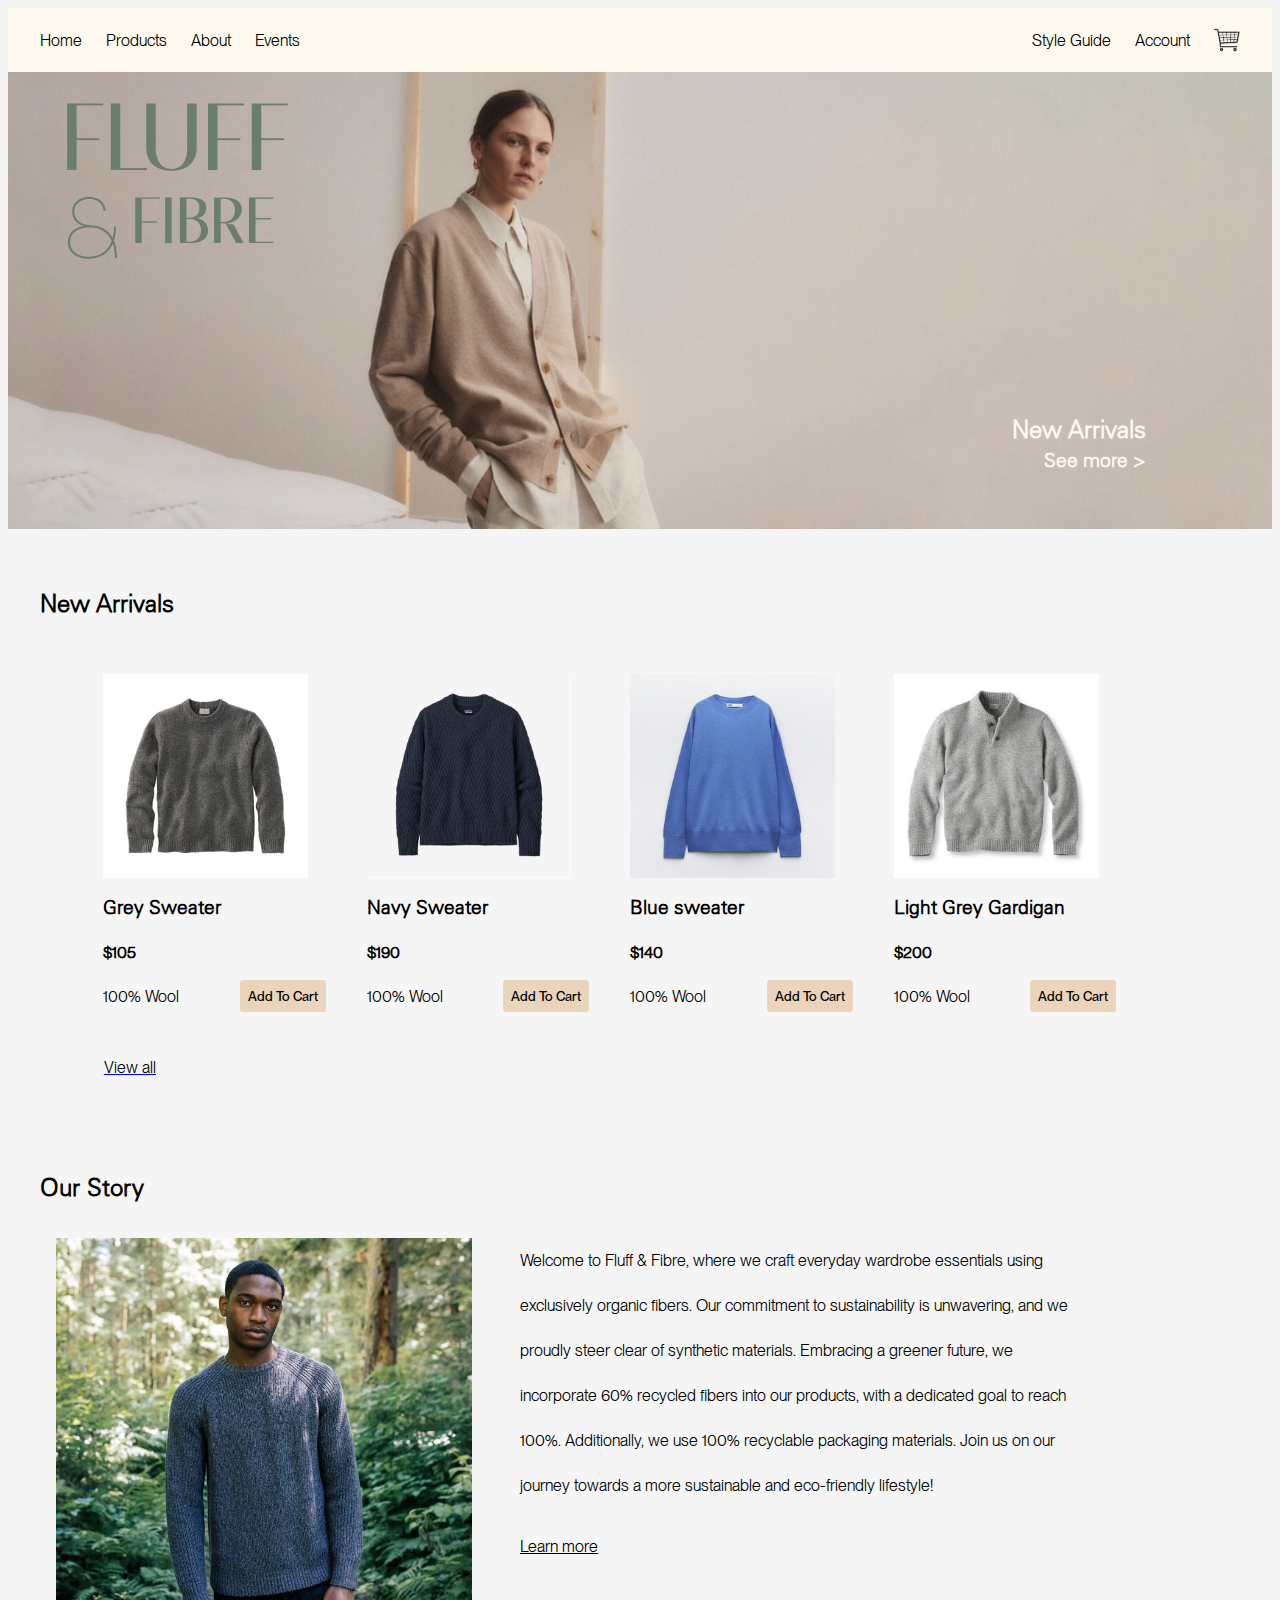
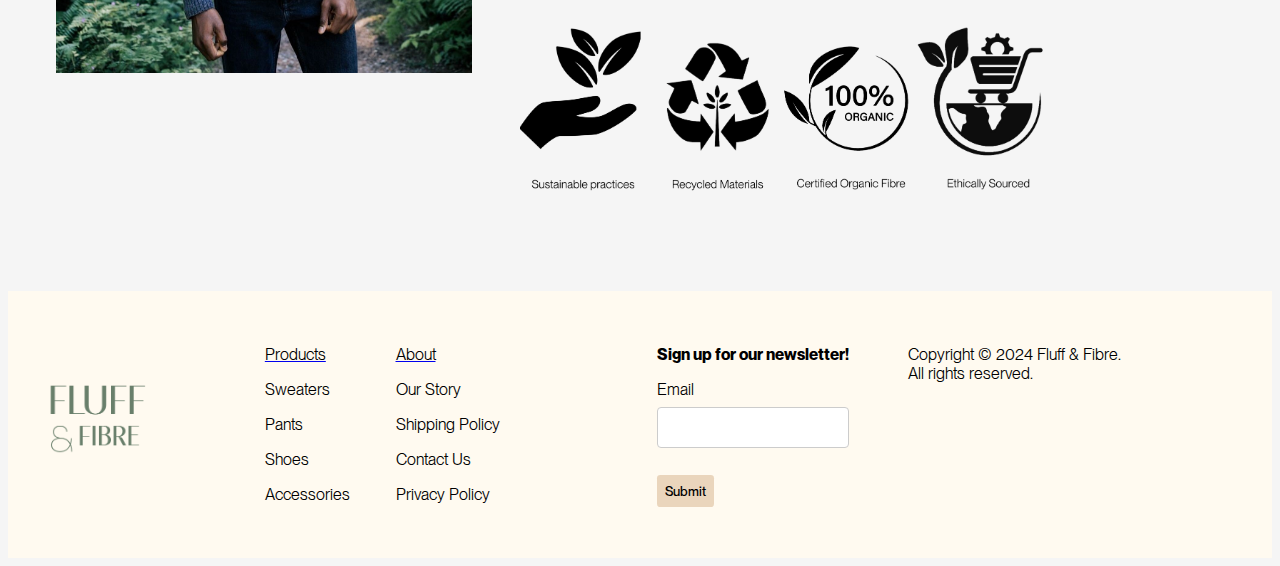
<file: index.html>
<!DOCTYPE html>
<html lang="en">

<head>

  <meta charset="utf-8">
  <title>Fluff & Fibre</title>

  <link href="stylesheet/main.css" rel="stylesheet">

</head>

<body>

  <header>
    <div class="header">
      <nav>
        <div class="left-nav">
          <a href="index.html">Home</a>
          <a href="products.html">Products</a>
          <a href="about.html">About</a>
          <a href="events.html">Events</a>
        </div>
        <div class="right-nav">
          <a href="styleguide.html">Style Guide</a>
          <a href="login.html">Account</a>
          <a href="cart.html" class="cart-icon"></a>
        </div>
      </nav>
    </div>
  </header>

  <section class="index-hero">
    <div class="hero-image">
      <img class="hero-text hero-logo" src="images/flufffibre.png">
      <a href="products.html" class="hero-link">
        <h2 class="hero-text hero-title">New Arrivals<br><em class="hero-cta">See more ></em></h2>
      </a>
    </div>

  </section>

  <h2 class="index-headers">New Arrivals</h2>

  <div class="Shopcontainer">

    <div class="Shop">
      <a href="grey-sweater.html"><img src="images/item1.png" alt="Grey sweater" class="product-grid-img"></a>
      <h2 class="shop-item-names">Grey Sweater</h2>
      <h4>$105</h4>
      <div class="shop-col-flex">
        <p class="material">100% Wool</p>
        <a href="cart.html"><button class="button-submit" type="submit" value="Add to Cart">Add To Cart</button></a>
      </div>
    </div>

    <div class="Shop">
      <a href="navy-sweater.html"><img src="images/item2.png" alt="Navy sweater" class="product-grid-img"></a>
      <h2 class="shop-item-names">Navy Sweater</h2>
      <h4>$190</h4>
      <div class="shop-col-flex">
        <p class="material">100% Wool</p>
        <a href="cart.html"><button class="button-submit" type="submit" value="Add to Cart">Add To Cart</button></a>
      </div>
    </div>

    <div class="Shop">
      <a href="grey-sweater.html"><img src="images/item3.png" alt="Blue sweater" class="product-grid-img"></a>
      <h2 class="shop-item-names">Blue sweater</h2>
      <h4>$140</h4>
      <div class="shop-col-flex">
        <p class="material">100% Wool</p>
        <a href="cart.html"><button class="button-submit" type="submit" value="Add to Cart">Add To Cart</button></a>
      </div>
    </div>

    <div class="Shop">
      <a href="navy-sweater.html"><img src="images/item4.png" alt="Light grey sweater" class="product-grid-img"></a>
      <h2 class="shop-item-names">Light Grey Gardigan</h2>
      <h4>$200</h4>
      <div class="shop-col-flex">
        <p class="material">100% Wool</p>
        <a href="cart.html"><button class="button-submit" type="submit" value="Add to Cart">Add To Cart</button></a>
      </div>
    </div>

  </div>

  <div class="Shop">
    <a href="products.html">
      <p class="in-text-link">View all</p>
    </a>
  </div>

  <h2 class="index-headers">Our Story</h2>

  <div class="index-our-story">
    <div class="our-story">
      <div class="our-story-div">
        <img class="our-story-img" src="images/sustainably-chic-index.jpeg">
      </div>
      <div class="our-story-div">
        <p class="our-story-p">
          Welcome to Fluff & Fibre, where we craft everyday wardrobe essentials using exclusively
          organic fibers. Our commitment to sustainability is unwavering, and we proudly steer clear of synthetic
          materials. Embracing a greener future, we incorporate 60% recycled fibers into our products, with a dedicated goal to reach 100%. Additionally, we use 100% recyclable packaging materials. Join us on our journey towards a more sustainable and eco-friendly lifestyle!
        </p>
        <a href="about.html" class="in-text-link">
          <p class="our-story-p">Learn more</p>
          <img class="homeicons" src="images/ICONS.png" alt="Icons">
        </a>
      </div>
    </div>
  </div>

  <section class="footer footer-flex">

    <div class="footer-section footer-section0" id="footer-section0">
      <a href="index.html" class="home-button"><img class="footer-logo" src="images/flufffibre.png"
          alt="Fluff and Fibre logo"></a>
    </div>

    <div class="footer-section footer-section1" id="footer-section1">
      <a href="products.html" class="footer-link-header">
        <p class="footer-header">Products</p>
      </a>
      <a href="products.html" class="footer-link-text">
        <p class="footer-links">Sweaters</p>
      </a>
      <a href="products.html" class="footer-link-text">
        <p class="footer-links">Pants</p>
      </a>
      <a href="products.html" class="footer-link-text">
        <p class="footer-links">Shoes</p>
      </a>
      <a href="products.html" class="footer-link-text">
        <p class="footer-links">Accessories</p>
      </a>
    </div>

    <div class="footer-section footer-section2" id="footer-section2">
      <a href="about.html" class="footer-link-header">
        <p class="footer-header">About</p>
      </a>
      <a href="about.html" class="footer-link-text">
        <p class="footer-links">Our Story</p>
      </a>
      <a href="about.html" class="footer-link-text">
        <p class="footer-links">Shipping Policy</p>
      </a>
      <a href="contact.html" class="footer-link-text">
        <p class="footer-links">Contact Us</p>
      </a>
      <a href="about.html" class="footer-link-text">
        <p class="footer-links">Privacy Policy</p>
      </a>
    </div>

    <div class="footer-section footer-section3" id="footer-section3">
      <h3>Sign up for our newsletter!</h3>
      <label for="newsletter-email">Email</label><br>
      <input type="text" name="newsletter-email" id="newsletter-email"><br><br>
      <form action="#" method="get">
        <button class="button-submit">Submit</button>
      </form>
    </div>

    <div class="footer-section footer-section4" id="footer-section4">
      <p>Copyright © 2024 Fluff & Fibre.<br>All rights reserved.</p>
      <!-- Reference for copyright text: https://termly.io/resources/articles/copyright-examples/#:~:text=There%20are%20only%20four%20simple,from%20the%20year%20of%20creation -->
    </div>

  </section>
</body>

</html>
</file>
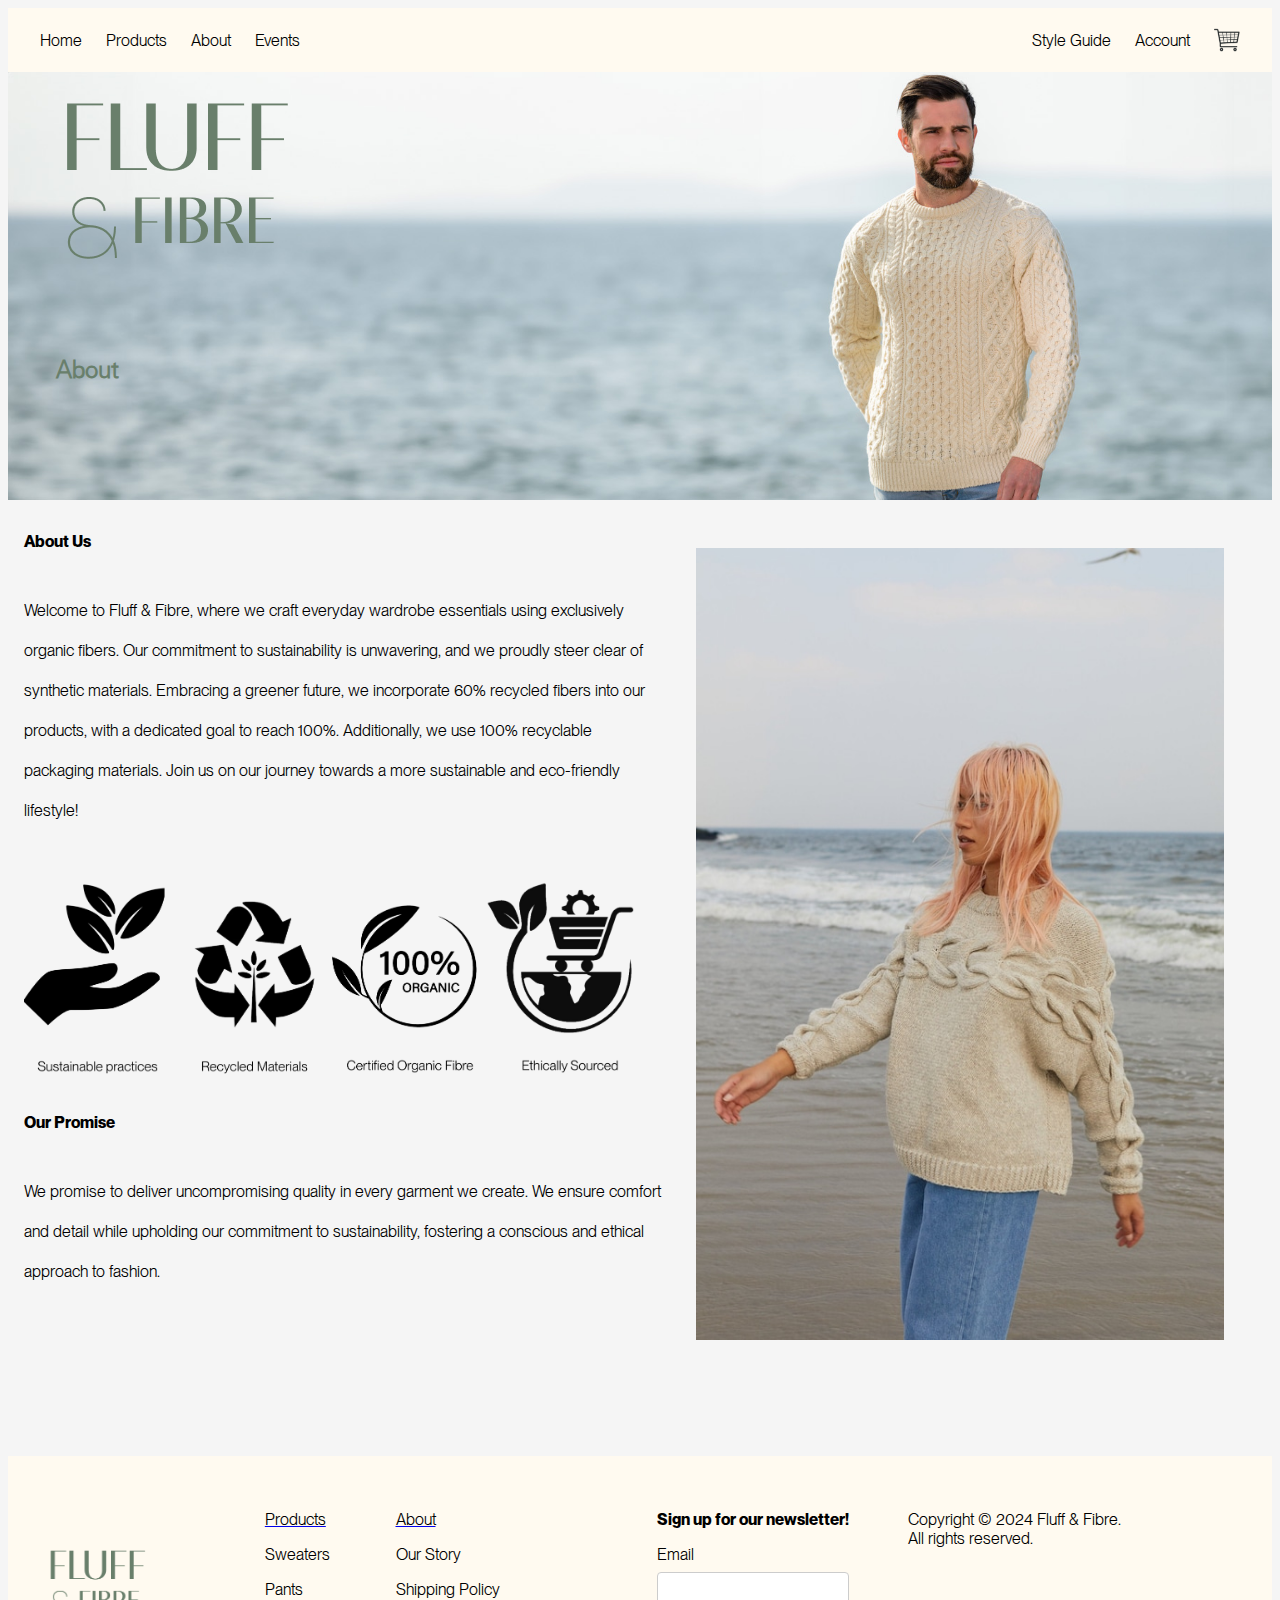
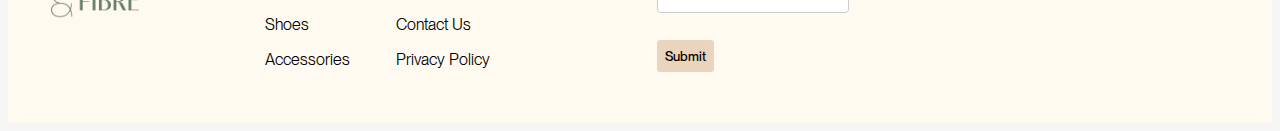
<file: about.html>
<!DOCTYPE html>

<html lang="en">

<head>

  <meta charset="utf-8">
  <title>About</title>

  <link href="stylesheet/main.css" rel="stylesheet">

</head>

<body>

  <header>
    <div class="header">


      <nav>
        <div class="left-nav">
          <a href="index.html">Home</a>
          <a href="products.html">Products</a>
          <a href="about.html">About</a>
          <a href="events.html">Events</a>
        </div>
        <div class="right-nav">
          <a href="styleguide.html">Style Guide</a>
          <a href="login.html">Account</a>
          <a href="cart.html" class="cart-icon"></a>
        </div>
      </nav>



    </div>
  </header>


  <section class="about-hero">
    <!-- <img class="hero-image" src="../P02_company/images/index-hero.png"> -->
    <div class="hero-image">
      <img class="hero-text hero-logo" src="images/flufffibre.png" alt="Logo">
      <h2 class="hero-text hero-title">About</h2>
    </div>

  </section>


  <div class="about-column">
    <div class="column text-column">

      <h3>About Us</h3>
      <p>Welcome to Fluff & Fibre, where we craft everyday wardrobe essentials using exclusively organic fibers. Our
        commitment to sustainability is unwavering, and we proudly steer clear of synthetic materials. Embracing a
        greener future, we incorporate 60% recycled fibers into our products, with a dedicated goal to reach 100%.
        Additionally, we use 100% recyclable packaging materials. Join us on our journey towards a more sustainable and
        eco-friendly lifestyle!
      </p>


      <img class="icons" src="images/ICONS.png" alt="Icons">


      <h3>Our Promise</h3>
      <p>We promise to deliver uncompromising quality in every garment we create. We ensure comfort and detail while
        upholding our commitment to sustainability, fostering a conscious and ethical approach to fashion.
      </p>

    </div>
    <div class="column image-column">
      <img src="images/wooldbeach2.jpg" alt="Beach Image">
    </div>
  </div>


  <section class="footer footer-flex">

    <div class="footer-section footer-section0" id="footer-section0">
      <a href="index.html" class="home-button"><img class="footer-logo" src="images/flufffibre.png"
          alt="Fluff and Fibre logo"></a>
    </div>

    <div class="footer-section footer-section1" id="footer-section1">
      <a href="products.html" class="footer-link-header">
        <p class="footer-header">Products</p>
      </a>
      <a href="products.html" class="footer-link-text">
        <p class="footer-links">Sweaters</p>
      </a>
      <a href="products.html" class="footer-link-text">
        <p class="footer-links">Pants</p>
      </a>
      <a href="products.html" class="footer-link-text">
        <p class="footer-links">Shoes</p>
      </a>
      <a href="products.html" class="footer-link-text">
        <p class="footer-links">Accessories</p>
      </a>
    </div>

    <div class="footer-section footer-section2" id="footer-section2">
      <a href="about.html" class="footer-link-header">
        <p class="footer-header">About</p>
      </a>
      <a href="about.html" class="footer-link-text">
        <p class="footer-links">Our Story</p>
      </a>
      <a href="about.html" class="footer-link-text">
        <p class="footer-links">Shipping Policy</p>
      </a>
      <a href="contact.html" class="footer-link-text">
        <p class="footer-links">Contact Us</p>
      </a>
      <a href="about.html" class="footer-link-text">
        <p class="footer-links">Privacy Policy</p>
      </a>
    </div>

    <div class="footer-section footer-section3" id="footer-section3">
      <h3>Sign up for our newsletter!</h3>
      <label for="newsletter-email">Email</label><br>
      <input type="text" name="newsletter-email" id="newsletter-email"><br><br>
      <form action="#" method="get">
        <button class="button-submit">Submit</button>
      </form>
    </div>

    <div class="footer-section footer-section4" id="footer-section4">
      <p>Copyright © 2024 Fluff & Fibre.<br>All rights reserved.</p>
      <!-- Reference for copyright text: https://termly.io/resources/articles/copyright-examples/#:~:text=There%20are%20only%20four%20simple,from%20the%20year%20of%20creation -->
    </div>

  </section>
</body>

</html>
</file>
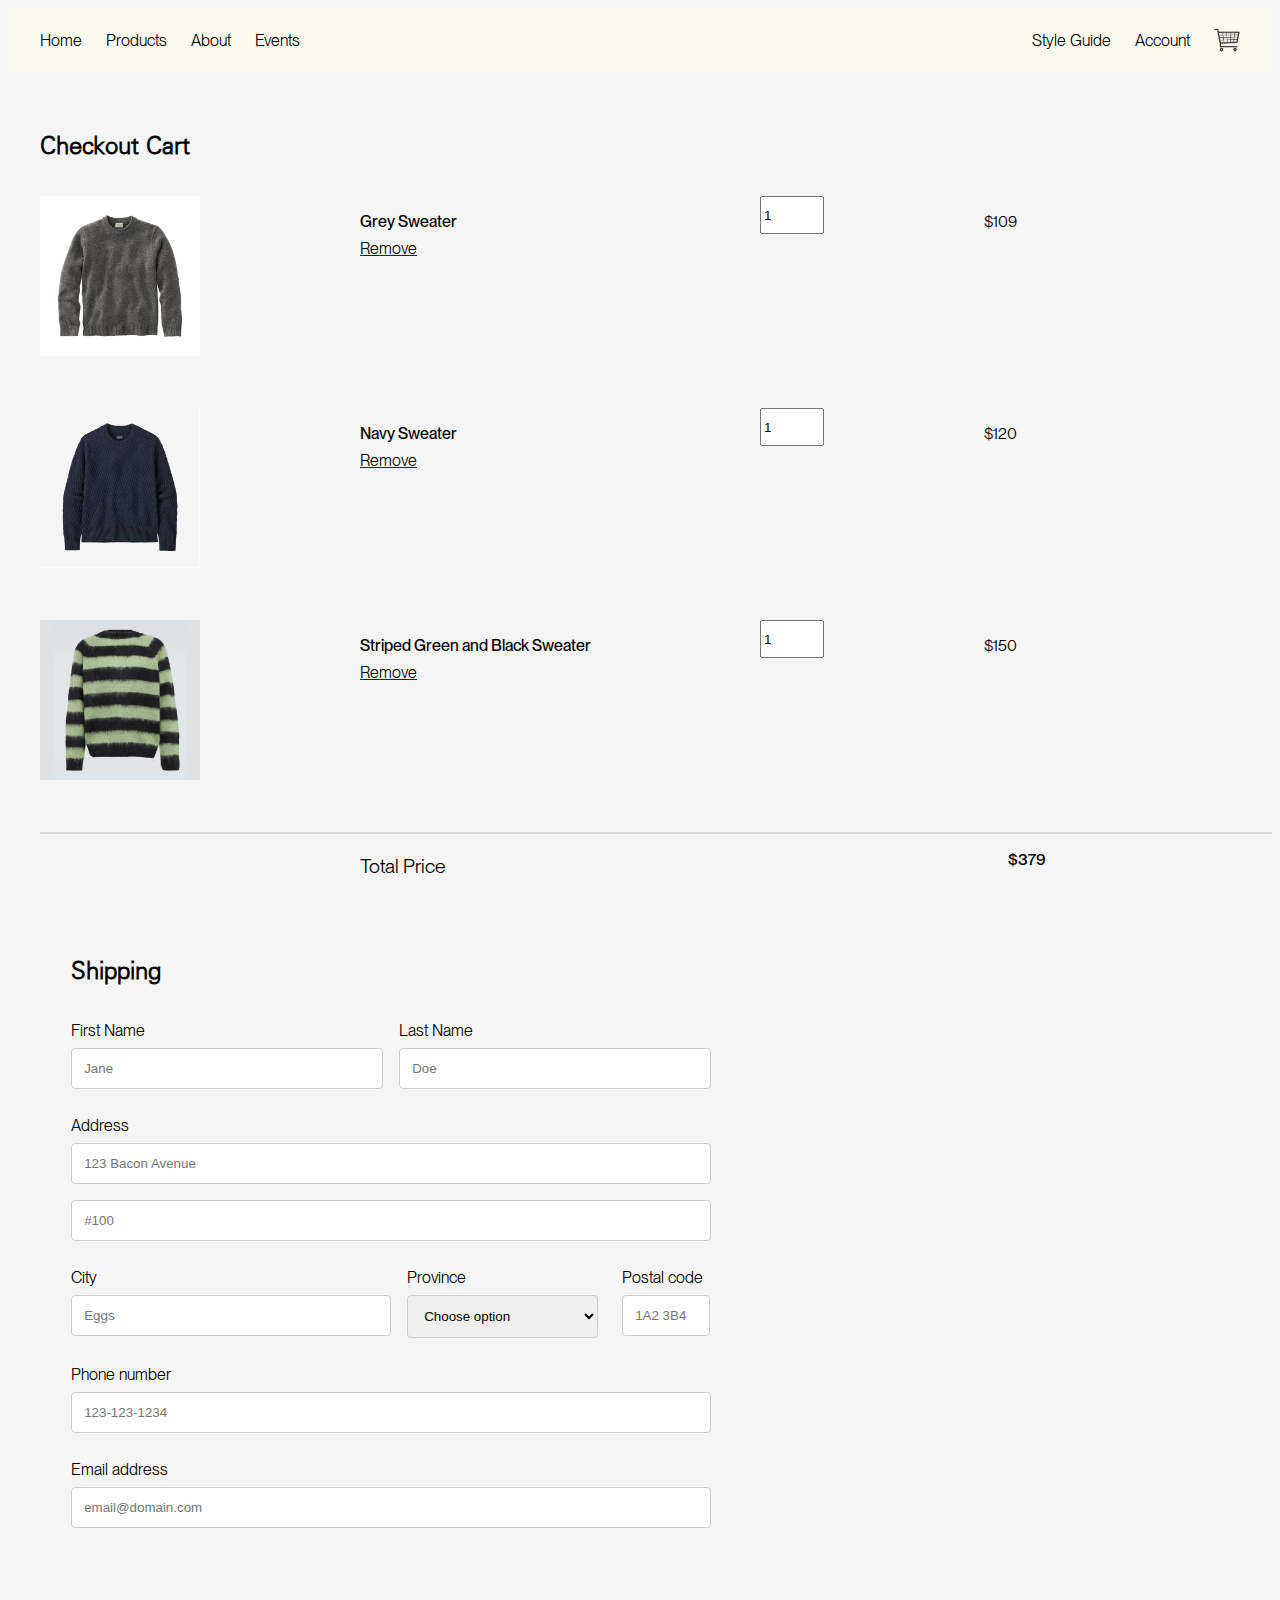
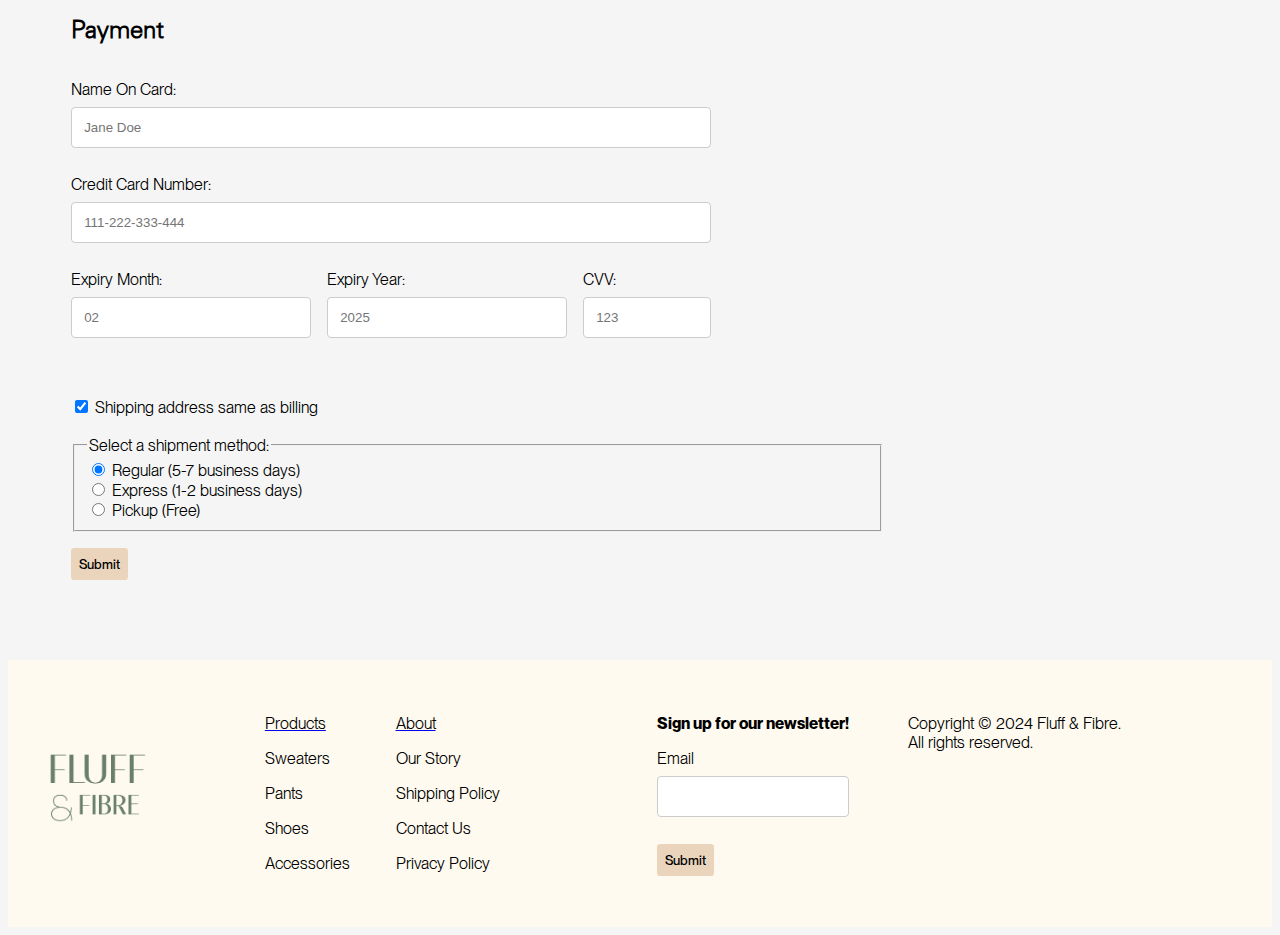
<file: cart.html>
<!DOCTYPE html>
<html lang="en">

<head>

  <meta charset="utf-8">
  <title>Cart</title>

  <link href="stylesheet/main.css" rel="stylesheet">

</head>

<body>

  <header>
    <div class="header">


      <nav>
        <div class="left-nav">
          <a href="index.html">Home</a>
          <a href="products.html">Products</a>
          <a href="about.html">About</a>
          <a href="events.html">Events</a>
        </div>
        <div class="right-nav">
          <a href="styleguide.html">Style Guide</a>
          <a href="login.html">Account</a>
          <a href="cart.html" class="cart-icon"></a>
        </div>
      </nav>



    </div>
  </header>




  <section class="cartelement">

    <h2 class="cart-header">Checkout Cart</h2>

    <div class="cart-container">

      <div class="cart-item">
        <a href="#"><img class="cart-image" src="images/item1.png" alt="Grey Sweater"></a>
        <div class="cart-name-remove">
          <p class="cart-item-name">Grey Sweater</p>
          <a href="#">
            <p class="in-text-link">Remove</p>
          </a>
        </div>
        <input type="number" class="amount-input" name="amount-input" value="1" min="0" max="100"><br><br>
        <p class="cart-price">$109</p>
      </div>

      <div class="cart-item">
        <a href="#"><img class="cart-image" src="images/item2.png" alt="Navy Sweater"></a>
        <div class="cart-name-remove">
          <p class="cart-item-name">Navy Sweater</p>
          <a href="#">
            <p class="in-text-link">Remove</p>
          </a>
        </div>
        <input type="number" class="amount-input" name="amount-input" value="1" min="0" max="100"><br><br>
        <p class="cart-price">$120</p>
      </div>

      <div class="cart-item">
        <a href="#"><img class="cart-image" src="images/item5.png" alt="Striped Sweater"></a>
        <div class="cart-name-remove">
          <p class="cart-item-name">Striped Green and Black Sweater</p>
          <a href="#">
            <p class="in-text-link">Remove</p>
          </a>
        </div>
        <input type="number" class="amount-input" name="amount-input" value="1" min="0" max="100"><br><br>
        <p class="cart-price">$150</p>
      </div>

      <div class="cart-item cart-total">
        <p class="total-price">Total Price</p>
        <p class="total-price-number">$379</p>
      </div>


    </div>

    <h2 class="cart-headers">Shipping</h2>
    <div class="cart-containers">
      <div class="payment">
        <div class="form-module-flex">
          <div class="payment-module">
            <div class="form-name">
              <label for="first-name-cart">First Name</label><br>
              <input type="text" id="first-name-cart" name="first-name" placeholder="Jane"><br><br>
            </div>
          </div>

          <div class="payment-module">
            <div class="form-name">
              <label for="last-name-cart">Last Name</label><br>
              <input type="text" id="last-name-cart" name="last-name" placeholder="Doe"><br><br>
            </div>
          </div>
        </div>

        <div class="payment-module">
          <div class="form-full-address">
            <label for="address-line-1-cart">Address</label><br>
            <input type="text" id="address-line-1-cart" name="address-line-1" placeholder="123 Bacon Avenue"
              required><br>
            <input type="text" id="address-line-2-cart" name="address-line-2" placeholder="#100"><br><br>
          </div>

          <div class="form-module-flex">
            <div class="form-city">
              <label for="city-cart">City</label><br>
              <input type="text" id="city-cart" name="city" placeholder="Eggs" required><br><br>
            </div>

            <div class="form-region">
              <label for="region-cart">Province</label><br>
              <select id="region-cart" name="region" required>
                <option value="">Choose option</option>
                <option value="alta">Alberta</option>
                <option value="bc">British Columbia</option>
                <option value="man">Manitoba</option>
                <option value="nb">New Brunswick</option>
                <option value="nl">Newfoundland and Labrador</option>
                <option value="ns">Nova Scotia</option>
                <option value="nl">Nunavut</option>
                <option value="ont">Ontario</option>
                <option value="pei">Prince Edward Island</option>
                <option value="nque">Quebec</option>
                <option value="sask">Saskatchewan</option>
                <option value="nwt">The Northwest Territories</option>
                <option value="yt">The Yukon</option>
              </select><br><br>
            </div>

            <div class="form-postal-code">
              <label for="postal-code-cart">Postal code</label><br>
              <input type="text" id="postal-code-cart" name="postal-code" placeholder="1A2 3B4" required maxlength="7"
                autocapitalize="characters"><br><br>
            </div>
          </div>

          <div class="payment-module">
            <div class="form-phone-number">
              <label for="phone-number-cart">Phone number</label><br>
              <input type="tel" id="phone-number-cart" name="phone-number" placeholder="123-123-1234" required
                maxlength="12"><br><br>
            </div>
          </div>

          <div class="payment-module">
            <div class="form-email">
              <label for="email-cart">Email address</label><br>
              <input type="email" id="email-cart" name="email" placeholder="email@domain.com" required><br><br>
            </div>
          </div>
        </div>

      </div>
    </div>
    <!-- end of container -->

    <h2 class="cart-headers">Payment</h2>
    <div class="cart-containers">
      <div class="col-50">

        <div class="payment">

          <div class="payment-module">
            <div class="form-name">
              <label for="full-name-cart">Name On Card:</label><br>
              <input type="text" id="full-name-cart" name="first-name" placeholder="Jane Doe"><br><br>
            </div>
          </div>

          <div class="payment-module">
            <div class="form-card">
              <label for="card-number-cart">Credit Card Number:</label><br>
              <input type="text" id="card-number-cart" name="card-number" placeholder="111-222-333-444"><br><br>
            </div>
          </div>


          <div class="form-module-flex">
            <div class="payment-module">
              <label for="expiry-month-cart">Expiry Month:</label><br>
              <input type="text" id="expiry-month-cart" name="exp-month" placeholder="02" required>
            </div>

            <div class="payment-module">
              <label for="expiry-year-cart">Expiry Year:</label><br>
              <input type="text" id="expiry-year-cart" name="exp-year" placeholder="2025">
            </div>

            <div class="payment-module">
              <label for="cvv-cart">CVV:</label><br>
              <input type="text" id="cvv-cart" name="cvv" placeholder="123" required><br><br>
            </div>

          </div>

        </div>
      </div>
    </div>

    <div class="cart-containers">
      <label>
        <input type="checkbox" checked="checked" name="sameadr"> Shipping address same as billing
      </label><br><br>


      <fieldset class='radio-button'>
        <legend>Select a shipment method:</legend>

        <div>
          <input type="radio" id="regular(5-7businessdays)1" name="drone" value="regular(5-7 business days)" checked>

          <label for="regular(5-7businessdays)1">Regular (5-7 business days)</label>
        </div>

        <div>
          <input type="radio" id="express(1-2businessdays)1" name="drone" value="express(1-2 business days)">
          <label for="express(1-2businessdays)1">Express (1-2 business days)</label>
        </div>

        <div>
          <input type="radio" id="pick-up1" name="drone" value="pick-up">
          <label for="pick-up1">Pickup (Free)</label>
        </div>
      </fieldset>
      <p> </p>

      <form action="confirmation.html" method="get">
        <button class="button-submit" type="submit" value="Submit">Submit</button>
      </form>

    </div>
  </section>

  <section class="footer footer-flex">

    <div class="footer-section footer-section0" id="footer-section0">
      <a href="index.html" class="home-button"><img class="footer-logo" src="images/flufffibre.png"
          alt="Fluff and Fibre logo"></a>
    </div>

    <div class="footer-section footer-section1" id="footer-section1">
      <a href="products.html" class="footer-link-header">
        <p class="footer-header">Products</p>
      </a>
      <a href="products.html" class="footer-link-text">
        <p class="footer-links">Sweaters</p>
      </a>
      <a href="products.html" class="footer-link-text">
        <p class="footer-links">Pants</p>
      </a>
      <a href="products.html" class="footer-link-text">
        <p class="footer-links">Shoes</p>
      </a>
      <a href="products.html" class="footer-link-text">
        <p class="footer-links">Accessories</p>
      </a>
    </div>

    <div class="footer-section footer-section2" id="footer-section2">
      <a href="about.html" class="footer-link-header">
        <p class="footer-header">About</p>
      </a>
      <a href="about.html" class="footer-link-text">
        <p class="footer-links">Our Story</p>
      </a>
      <a href="about.html" class="footer-link-text">
        <p class="footer-links">Shipping Policy</p>
      </a>
      <a href="contact.html" class="footer-link-text">
        <p class="footer-links">Contact Us</p>
      </a>
      <a href="about.html" class="footer-link-text">
        <p class="footer-links">Privacy Policy</p>
      </a>
    </div>

    <div class="footer-section footer-section3" id="footer-section3">
      <h3 class="footer-sign-up">Sign up for our newsletter!</h3>
      <label for="newsletter-email">Email</label><br>
      <input type="text" name="newsletter-email" id="newsletter-email"><br><br>
      <form action="#" method="get">
        <button class="button-submit">Submit</button>
      </form>
    </div>

    <div class="footer-section footer-section4" id="footer-section4">
      <p class="footer-links">Copyright © 2024 Fluff & Fibre.<br>All rights reserved.</p>
      <!-- Reference for copyright text: https://termly.io/resources/articles/copyright-examples/#:~:text=There%20are%20only%20four%20simple,from%20the%20year%20of%20creation -->
    </div>

  </section>
</body>

</html>
</file>
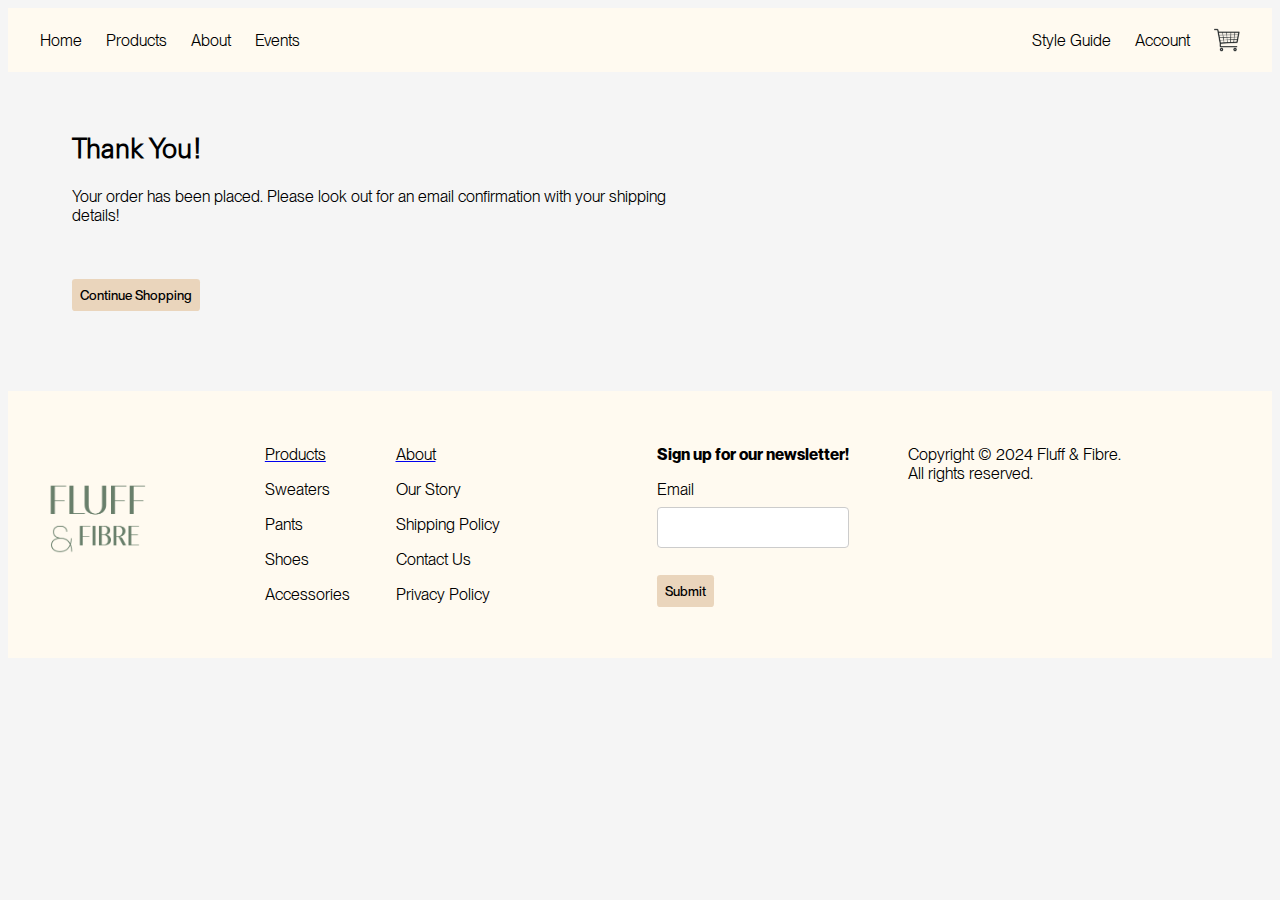
<file: confirmation.html>
<!DOCTYPE html>
<html lang="en">

<head>

  <meta charset="utf-8">
  <title>Confirmation</title>

  <link href="stylesheet/main.css" rel="stylesheet">

</head>

<body>

  <header>
    <div class="header">
      <nav>
        <div class="left-nav">
          <a href="index.html">Home</a>
          <a href="products.html">Products</a>
          <a href="about.html">About</a>
          <a href="events.html">Events</a>
        </div>
        <div class="right-nav">
          <a href="styleguide.html">Style Guide</a>
          <a href="login.html">Account</a>
          <a href="cart.html" class="cart-icon"></a>
        </div>
      </nav>
    </div>
  </header>


  <section class="thank-you">
    <h1>Thank You!</h1>
    <p>Your order has been placed. Please look out for an email confirmation with your shipping details!</p>
    <br><br>
    <form action="products.html" method="get">
      <button class="button-submit" type="submit" value="Add to Cart">Continue Shopping</button>
    </form>
  </section>

<section class="footer footer-flex">

  <div class="footer-section footer-section0" id="footer-section0">
    <a href="index.html" class="home-button"><img class="footer-logo" src="images/flufffibre.png"
        alt="Fluff and Fibre logo"></a>
  </div>

  <div class="footer-section footer-section1" id="footer-section1">
    <a href="products.html" class="footer-link-header">
      <p class="footer-header">Products</p>
    </a>
    <a href="products.html" class="footer-link-text">
      <p class="footer-links">Sweaters</p>
    </a>
    <a href="products.html" class="footer-link-text">
      <p class="footer-links">Pants</p>
    </a>
    <a href="products.html" class="footer-link-text">
      <p class="footer-links">Shoes</p>
    </a>
    <a href="products.html" class="footer-link-text">
      <p class="footer-links">Accessories</p>
    </a>
  </div>

  <div class="footer-section footer-section2" id="footer-section2">
    <a href="about.html" class="footer-link-header">
      <p class="footer-header">About</p>
    </a>
    <a href="about.html" class="footer-link-text">
      <p class="footer-links">Our Story</p>
    </a>
    <a href="about.html" class="footer-link-text">
      <p class="footer-links">Shipping Policy</p>
    </a>
    <a href="contact.html" class="footer-link-text">
      <p class="footer-links">Contact Us</p>
    </a>
    <a href="about.html" class="footer-link-text">
      <p class="footer-links">Privacy Policy</p>
    </a>
  </div>

  <div class="footer-section footer-section3" id="footer-section3">
    <h3>Sign up for our newsletter!</h3>
    <label for="newsletter-email">Email</label><br>
    <input type="text" name="newsletter-email" id="newsletter-email"><br><br>
    <form action="#" method="get">
      <button class="button-submit">Submit</button>
    </form>
  </div>

  <div class="footer-section footer-section4" id="footer-section4">
    <p>Copyright © 2024 Fluff & Fibre.<br>All rights reserved.</p>
    <!-- Reference for copyright text: https://termly.io/resources/articles/copyright-examples/#:~:text=There%20are%20only%20four%20simple,from%20the%20year%20of%20creation -->
  </div>

</section>
</body>

</html>
</file>
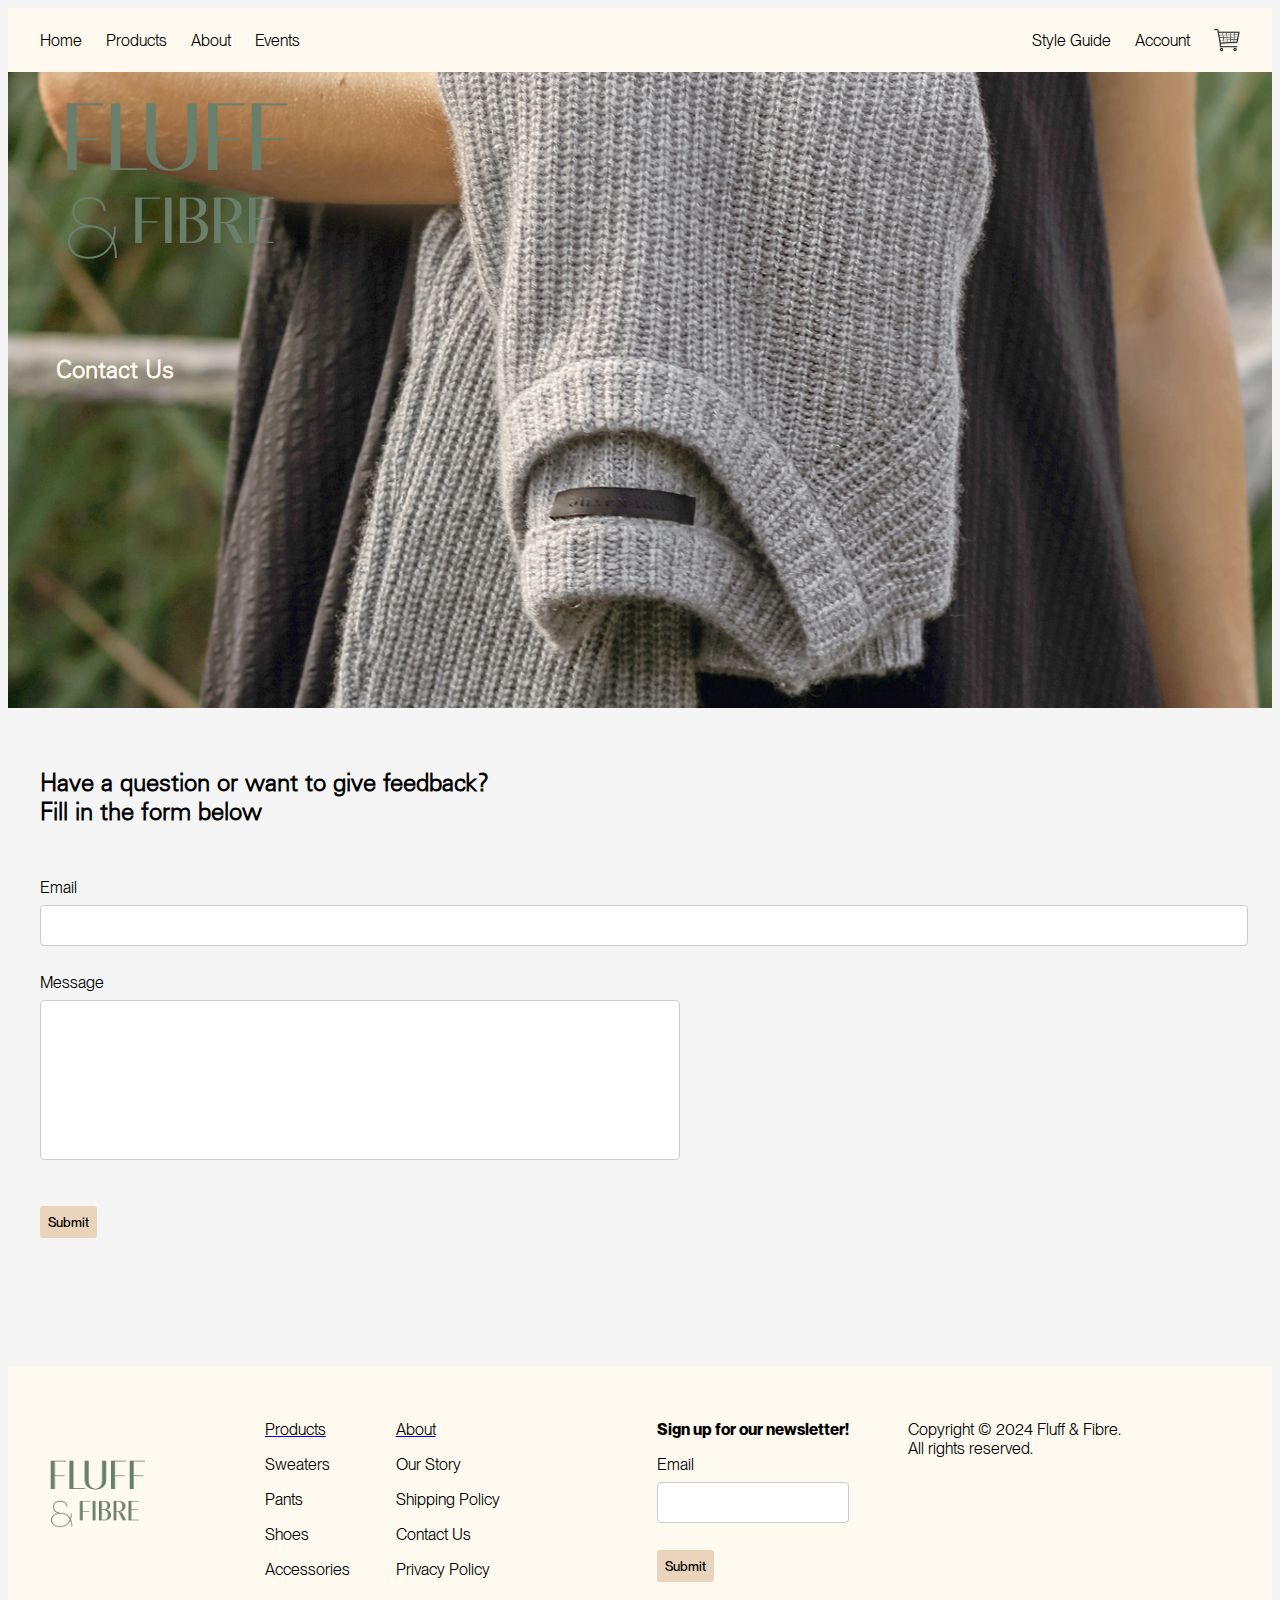
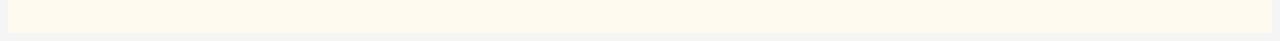
<file: contact.html>
<!DOCTYPE html>
<html lang="en">

<head>

  <meta charset="utf-8">
  <title>Contact</title>

  <link href="stylesheet/main.css" rel="stylesheet">

</head>

<body>

  <header>
    <div class="header">
      <nav>
        <div class="left-nav">
          <a href="index.html">Home</a>
          <a href="products.html">Products</a>
          <a href="about.html">About</a>
          <a href="events.html">Events</a>
        </div>
        <div class="right-nav">
          <a href="styleguide.html">Style Guide</a>
          <a href="login.html">Account</a>
          <a href="cart.html" class="cart-icon"></a>
        </div>
      </nav>

      <section class="contact-hero">
        <div class="hero-image">
          <img class="hero-text hero-logo" src="images/flufffibre.png">
          <h2 class="hero-text hero-title">Contact Us</h2>
          <!-- image: https://www.jennikayne.com/blogs/ripandtan/sweater-styling-guide -->
        </div>
      </section>

      <h2 class="contact-headers">Have a question or want to give feedback?<br>Fill in the form below</h2>

      <div class="contact-form">
        <div class="form-name">
          <label for="first-name">Email</label><br>
          <input type="text" id="email" name="email"><br><br>
        </div>
        <div class="form-name">
          <label for="first-name">Message</label><br>
          <input type="text" id="message" name="password"><br><br>
        </div>

        <br><button class="button-submit">Submit</button>
      </div>

      <section class="footer footer-flex">

        <div class="footer-section footer-section0" id="footer-section0">
          <a href="index.html" class="home-button"><img class="footer-logo" src="images/flufffibre.png"
              alt="Fluff and Fibre logo"></a>
        </div>

        <div class="footer-section footer-section1" id="footer-section1">
          <a href="products.html" class="footer-link-header">
            <p class="footer-header">Products</p>
          </a>
          <a href="products.html" class="footer-link-text">
            <p class="footer-links">Sweaters</p>
          </a>
          <a href="products.html" class="footer-link-text">
            <p class="footer-links">Pants</p>
          </a>
          <a href="products.html" class="footer-link-text">
            <p class="footer-links">Shoes</p>
          </a>
          <a href="products.html" class="footer-link-text">
            <p class="footer-links">Accessories</p>
          </a>
        </div>

        <div class="footer-section footer-section2" id="footer-section2">
          <a href="about.html" class="footer-link-header">
            <p class="footer-header">About</p>
          </a>
          <a href="about.html" class="footer-link-text">
            <p class="footer-links">Our Story</p>
          </a>
          <a href="about.html" class="footer-link-text">
            <p class="footer-links">Shipping Policy</p>
          </a>
          <a href="contact.html" class="footer-link-text">
            <p class="footer-links">Contact Us</p>
          </a>
          <a href="about.html" class="footer-link-text">
            <p class="footer-links">Privacy Policy</p>
          </a>
        </div>

        <div class="footer-section footer-section3" id="footer-section3">
          <h3>Sign up for our newsletter!</h3>
          <label for="newsletter-email">Email</label><br>
          <input type="text" name="newsletter-email" id="newsletter-email"><br><br>
          <form action="#" method="get">
            <button class="button-submit">Submit</button>
          </form>
        </div>

        <div class="footer-section footer-section4" id="footer-section4">
          <p>Copyright © 2024 Fluff & Fibre.<br>All rights reserved.</p>
          <!-- Reference for copyright text: https://termly.io/resources/articles/copyright-examples/#:~:text=There%20are%20only%20four%20simple,from%20the%20year%20of%20creation -->
        </div>

      </section>
</body>

</html>
</file>
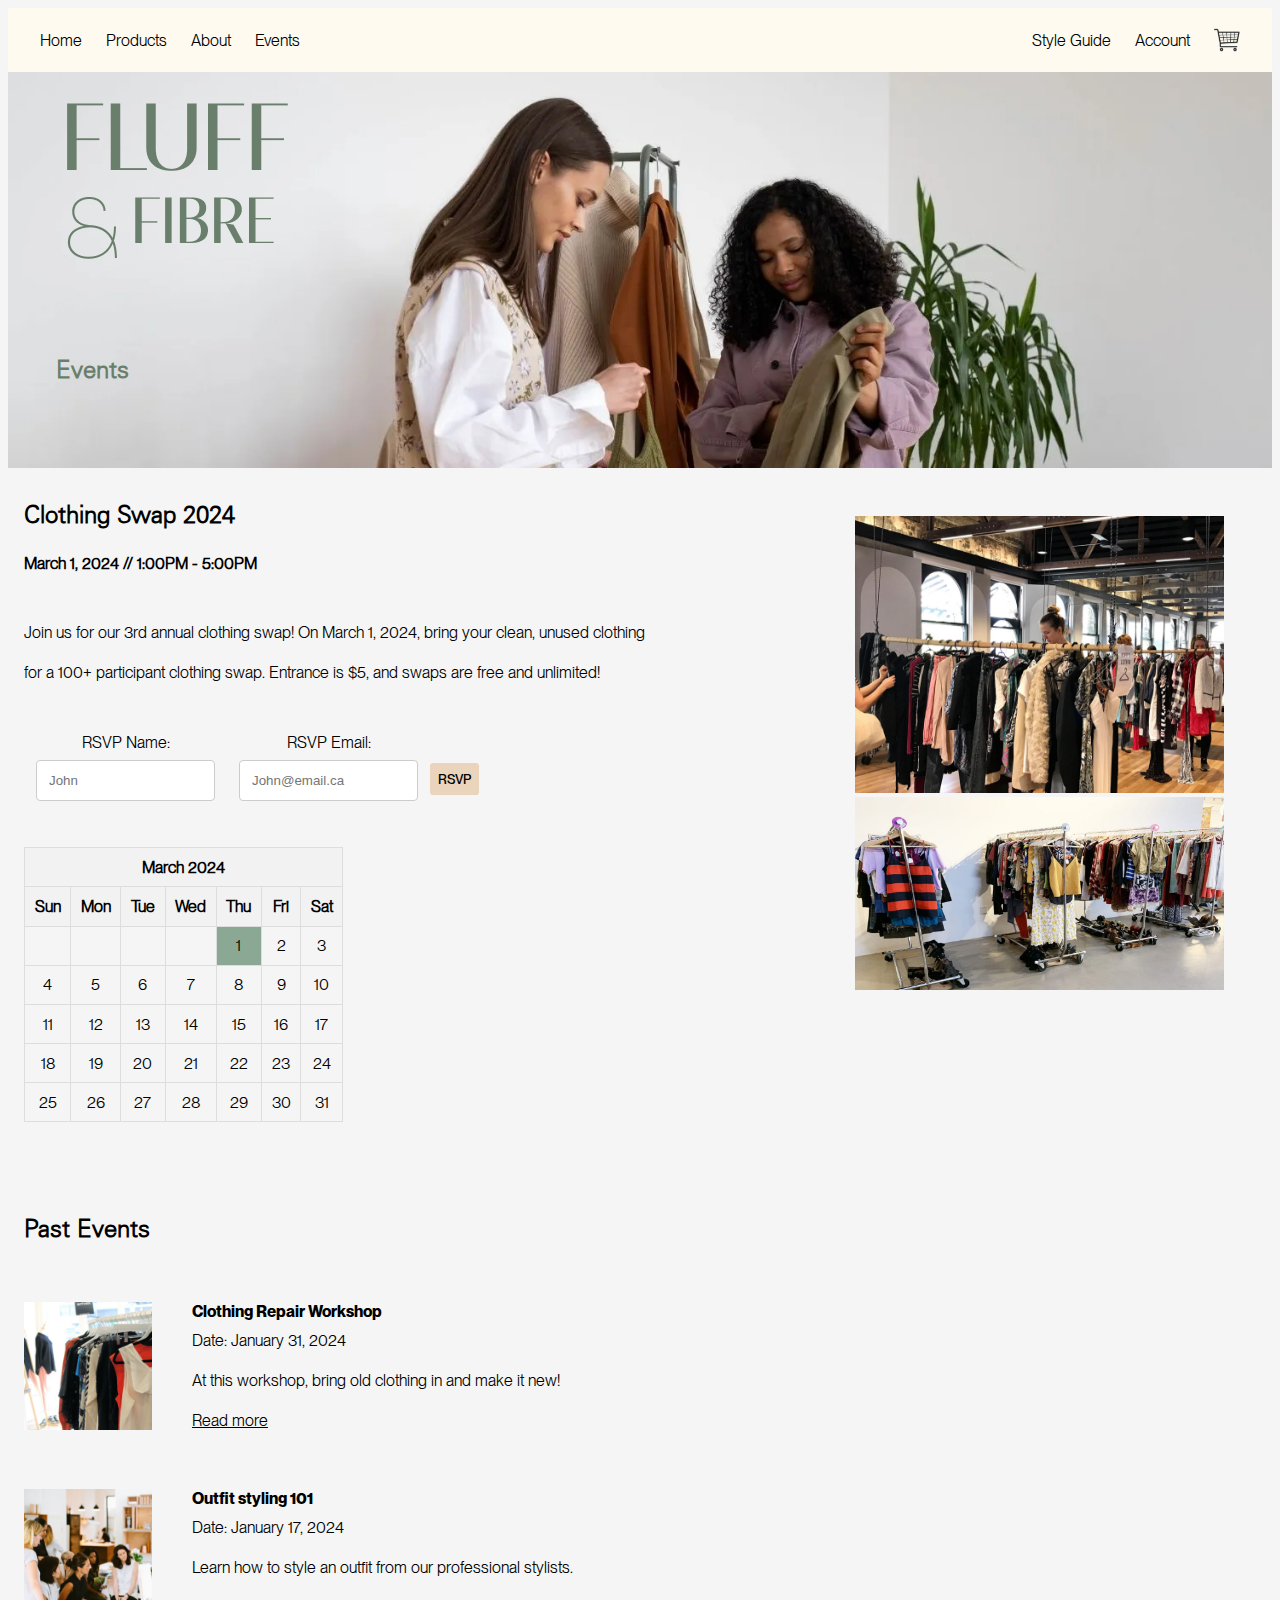
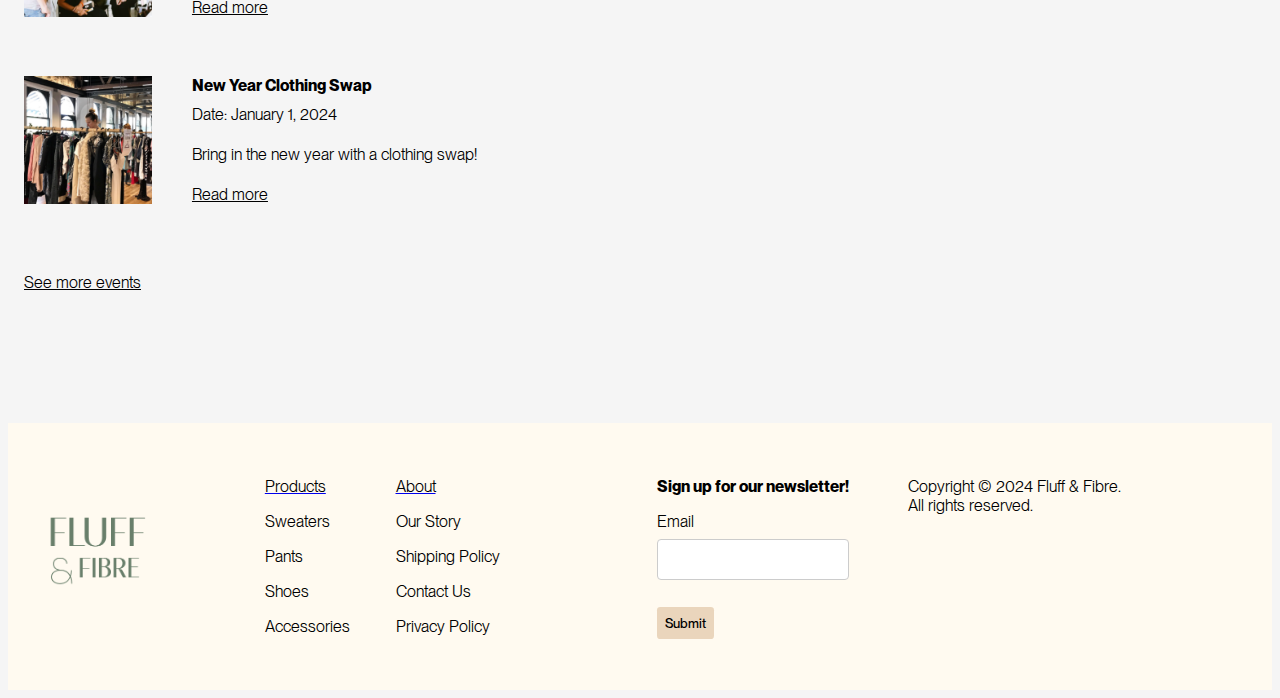
<file: events.html>
<!DOCTYPE html>

<html lang="en">

<head>

  <meta charset="utf-8">
  <title>Events</title>

  <link href="stylesheet/main.css" rel="stylesheet">

</head>

<body>

  <header>
    <div class="header">
      <nav>
        <div class="left-nav">
          <a href="index.html">Home</a>
          <a href="products.html">Products</a>
          <a href="about.html">About</a>
          <a href="events.html">Events</a>
        </div>
        <div class="right-nav">
          <a href="styleguide.html">Style Guide</a>
          <a href="login.html">Account</a>
          <a href="cart.html" class="cart-icon"></a>
        </div>
      </nav>
    </div>
  </header>


  <section class="event-hero">
    <div class="hero-image">
      <img class="hero-text hero-logo" src="images/flufffibre.png" alt="Logo">
      <h2 class="hero-text hero-title">Events</h2>
    </div>

  </section>


  <div class="about-column">
    <div class="column text-column">
      <h2>Clothing Swap 2024</h2>
      <h4> March 1, 2024 // 1:00PM - 5:00PM</h4>
      <p>Join us for our 3rd annual clothing swap! On March 1, 2024, bring your clean, unused clothing for a 100+
        participant clothing swap. Entrance is $5, and swaps are free and unlimited!
      </p>

      <div class="form-module-flex">
        <div class="payment-module">
          <label for="expiry-month-event">RSVP Name:</label><br>
          <input type="text" id="expiry-month-event" name="exp-month" placeholder="John" required>
        </div>

        <div class="payment-module">
          <label for="expiry-year-event">RSVP Email:</label><br>
          <input type="text" id="expiry-year-event" name="exp-year" placeholder="John@email.ca">
        </div>

        <div class="payment-module events-rsvp">
          <form action="#" method="get">
            <button class="button-submit">RSVP</button>
          </form>
        </div>

      </div>
      <div class="calendar">
        <br><br>
        <table>
          <thead>
            <tr>
              <th colspan="7">March 2024</th>
            </tr>
            <tr>
              <th>Sun</th>
              <th>Mon</th>
              <th>Tue</th>
              <th>Wed</th>
              <th>Thu</th>
              <th>Fri</th>
              <th>Sat</th>
            </tr>
          </thead>
          <tbody>
            <tr>
              <td></td>
              <td></td>
              <td></td>
              <td></td>
              <td class="highlight">1</td>
              <td>2</td>
              <td>3</td>
            </tr>
            <tr>
              <td>4</td>
              <td>5</td>
              <td>6</td>
              <td>7</td>
              <td>8</td>
              <td>9</td>
              <td>10</td>
            </tr>
            <tr>
              <td>11</td>
              <td>12</td>
              <td>13</td>
              <td>14</td>
              <td>15</td>
              <td>16</td>
              <td>17</td>
            </tr>
            <tr>
              <td>18</td>
              <td>19</td>
              <td>20</td>
              <td>21</td>
              <td>22</td>
              <td>23</td>
              <td>24</td>
            </tr>
            <tr>
              <td>25</td>
              <td>26</td>
              <td>27</td>
              <td>28</td>
              <td>29</td>
              <td>30</td>
              <td>31</td>
            </tr>
          </tbody>
        </table>

      </div>

      <div class="events-container">
        <h2>Past Events</h2><br>
        <ul class="events-list">

          <li class="event">            
            <img src="images/repair.png" alt="Past Event 1">
            <div class="event-details">
              <h3>Clothing Repair Workshop</h3>
              <p>Date: January 31, 2024</p>
              <p>At this workshop, bring old clothing in and make it new!</p>
              <a href="#" class="in-text-link">
                <p>Read more</p>
              </a>
            </div>
          </li>

          <li class="event">
            <img src="images/stylist.png" alt="Past Event 2">
            <div class="event-details">
              <h3>Outfit styling 101</h3>
              <p>Date: January 17, 2024</p>
              <p>Learn how to style an outfit from our professional stylists.</p>
              <a href="#" class="in-text-link">
                <p>Read more</p>
              </a>
            </div>
          </li>

          <li class="event">
            <img src="images/clothing.png" alt="Past Event 3">
            <div class="event-details">
              <h3>New Year Clothing Swap</h3>
              <p>Date: January 1, 2024</p>
              <p>Bring in the new year with a clothing swap!</p>
              <a href="#" class="in-text-link">
                <p>Read more</p>
              </a>
            </div>
          </li>
        </ul>
        <a href="#" class="in-text-link">
          <p>See more events</p>
        </a>
      </div>


    </div>
    <div class="column image-column">
      <img src="images/clothingswap.png" alt="Event Picture" class="event-img">
      <img src="images/clothing-swap-2.jpg" alt="Event Picture" class="event-img">
    </div>
  </div>

  <section class="footer footer-flex">

    <div class="footer-section footer-section0" id="footer-section0">
      <a href="index.html" class="home-button"><img class="footer-logo" src="images/flufffibre.png"
          alt="Fluff and Fibre logo"></a>
    </div>

    <div class="footer-section footer-section1" id="footer-section1">
      <a href="products.html" class="footer-link-header">
        <p class="footer-header">Products</p>
      </a>
      <a href="products.html" class="footer-link-text">
        <p class="footer-links">Sweaters</p>
      </a>
      <a href="products.html" class="footer-link-text">
        <p class="footer-links">Pants</p>
      </a>
      <a href="products.html" class="footer-link-text">
        <p class="footer-links">Shoes</p>
      </a>
      <a href="products.html" class="footer-link-text">
        <p class="footer-links">Accessories</p>
      </a>
    </div>

    <div class="footer-section footer-section2" id="footer-section2">
      <a href="about.html" class="footer-link-header">
        <p class="footer-header">About</p>
      </a>
      <a href="about.html" class="footer-link-text">
        <p class="footer-links">Our Story</p>
      </a>
      <a href="about.html" class="footer-link-text">
        <p class="footer-links">Shipping Policy</p>
      </a>
      <a href="contact.html" class="footer-link-text">
        <p class="footer-links">Contact Us</p>
      </a>
      <a href="about.html" class="footer-link-text">
        <p class="footer-links">Privacy Policy</p>
      </a>
    </div>

    <div class="footer-section footer-section3" id="footer-section3">
      <h3>Sign up for our newsletter!</h3>
      <label for="newsletter-email">Email</label><br>
      <input type="text" name="newsletter-email" id="newsletter-email"><br><br>
      <form action="#" method="get">
        <button class="button-submit">Submit</button>
      </form>
    </div>

    <div class="footer-section footer-section4" id="footer-section4">
      <p>Copyright © 2024 Fluff & Fibre.<br>All rights reserved.</p>
      <!-- Reference for copyright text: https://termly.io/resources/articles/copyright-examples/#:~:text=There%20are%20only%20four%20simple,from%20the%20year%20of%20creation -->
    </div>

  </section>
</body>

</html>
</file>
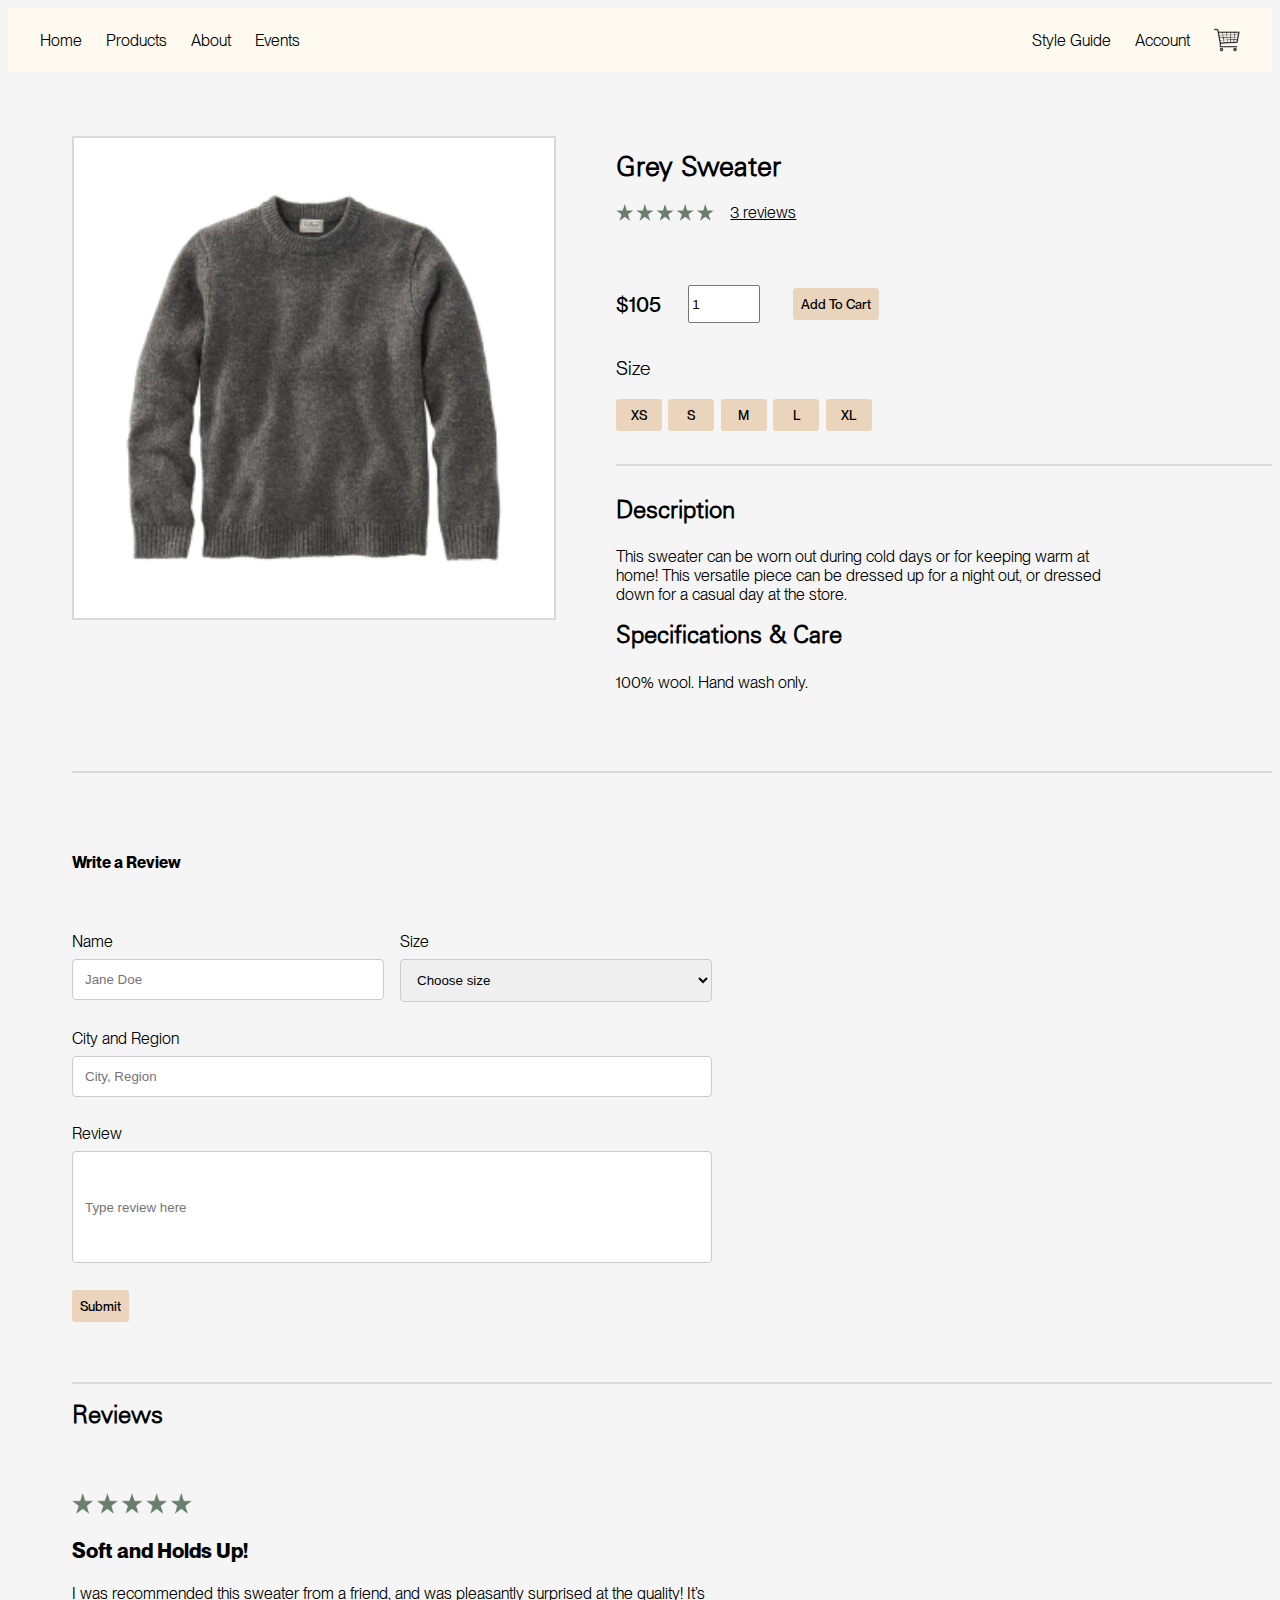
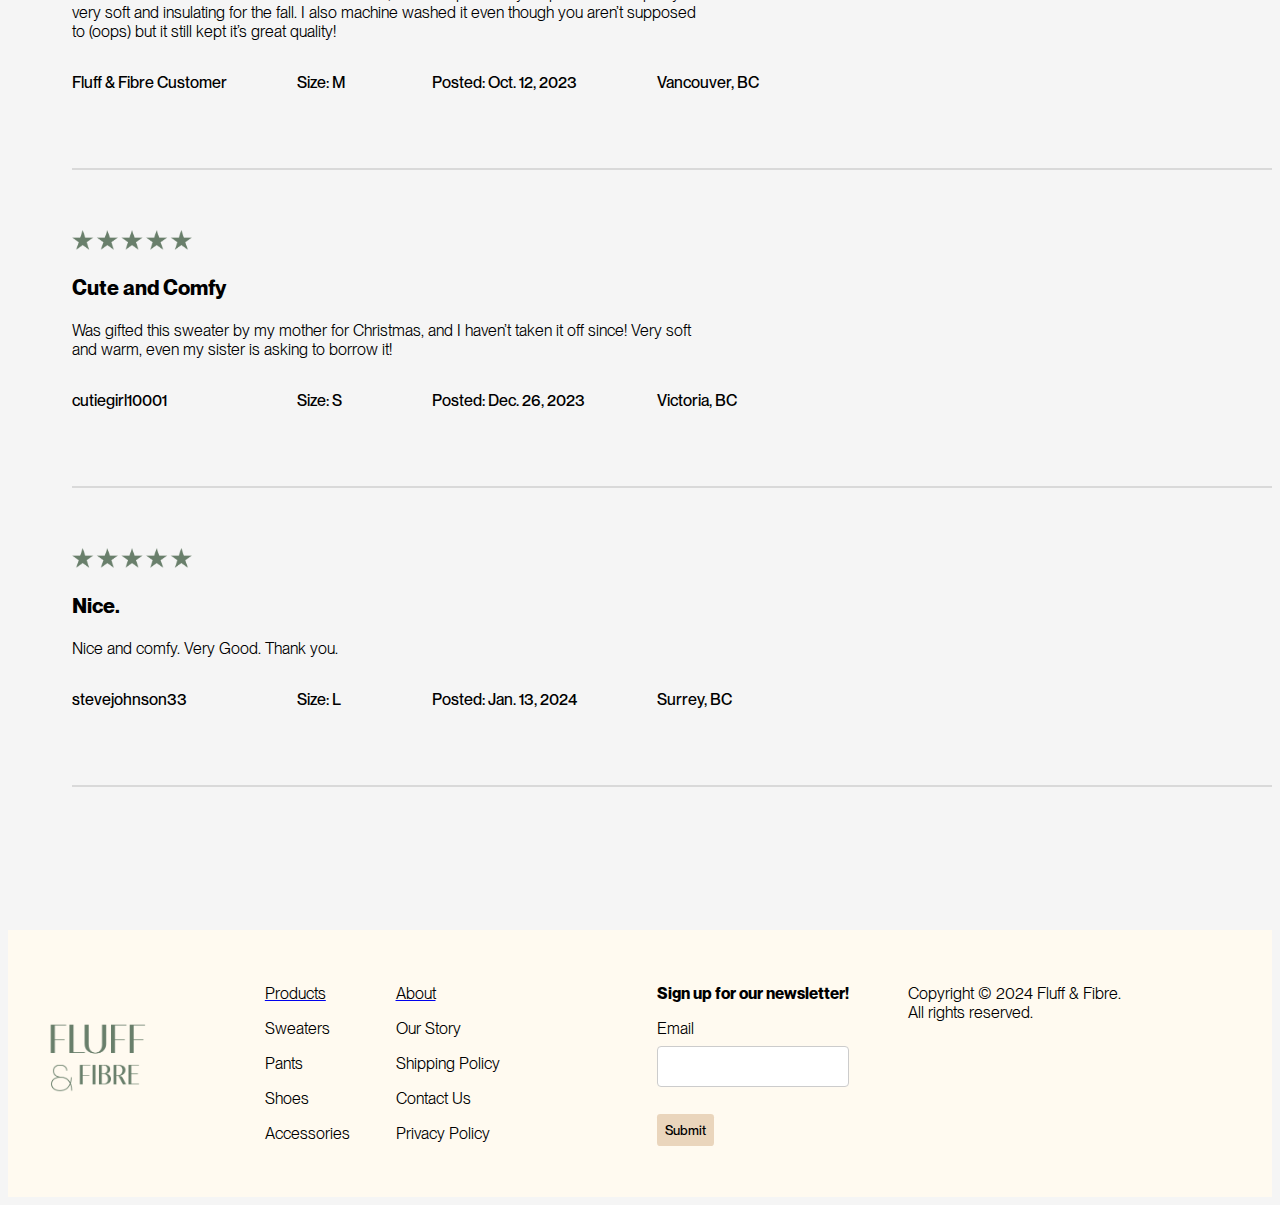
<file: grey-sweater.html>
<!DOCTYPE html>
<html lang="en">

<head>

    <meta charset="utf-8">
    <title>Grey Sweater</title>

    <link href="stylesheet/main.css" rel="stylesheet">

</head>

<body>

    <header>
        <div class="header">
            <nav>
                <div class="left-nav">
                    <a href="index.html">Home</a>
                    <a href="products.html">Products</a>
                    <a href="about.html">About</a>
                    <a href="events.html">Events</a>
                </div>
                <div class="right-nav">
                    <a href="styleguide.html">Style Guide</a>
                    <a href="login.html">Account</a>
                    <a href="cart.html" class="cart-icon"></a>
                </div>
            </nav>
        </div>
    </header>

    <section class="product-details">
        <div class="product-details-photo">
            <img class="product-individual-photo" src="images/item1.png" alt="Grey sweater">
        </div>

        <div class="product-details-info">

            <div class="product-details-top">
                <h1 class="product-details-name">Grey Sweater</h1>
                <div class="review-stars">
                    <img class="five-stars" src="images/5-stars.png" alt="5 star review" id="five-stars">
                    <a href="#reviews" class="num-reviews-ahref">
                        <p class="num-reviews">3 reviews</p>
                    </a>
                </div>

                <div class="product-price-amount-cart">
                    <p class="product-details-price">$105</p>
                    <input type="number" class="product-amounts" name="amount-input" value="1" min="0" max="50">
                    <form action="cart.html" method="get">
                        <button class="button-submit">Add To Cart</button>
                      </form>
                </div>

                <p class="product-size-heading">Size</p>

                <div class="size-options">
                    <button class="button-submit button-size" type="submit" value="Add to Cart">XS</button>
                    <button class="button-submit button-size" type="submit" value="Add to Cart">S</button>
                    <button class="button-submit button-size" type="submit" value="Add to Cart">M</button>
                    <button class="button-submit button-size" type="submit" value="Add to Cart">L</button>
                    <button class="button-submit button-size" type="submit" value="Add to Cart">XL</button>
                </div>
            </div>

            <div class="product-details-bottom">
                <h2>Description</h2>
                <p class="product-description">This sweater can be worn out during cold days or for keeping warm at
                    home! This versatile piece can be dressed up for a night out, or dressed down for a casual day at
                    the store.</p>

                <h2>Specifications & Care</h2>
                <p class="product-description">100% wool. Hand wash only.</p>
            </div>

        </div>
    </section>

    <section class="reviews" id="reviews">
        <h3>Write a Review</h3>
        <div class="review-block">
            <div class="review-flex">
                <div class="review-flexbox">
                    <label for="review-name">Name</label><br>
                    <input type="text" name="name" id="review-name" placeholder="Jane Doe" required><br><br>
                </div>

                <div class="review-flexbox">
                    <label for="review-size">Size</label><br>
                    <select name="elect-size" required id="review-size">
                        <option value="">Choose size</option>
                        <option value="XS">XS</option>
                        <option value="S">S</option>
                        <option value="M">M</option>
                        <option value="M">M</option>
                        <option value="XL">XL</option>
                    </select><br><br>
                </div>

            </div>

            <label for="review-city-region">City and Region</label><br>
            <input type="text" name="location" id="review-city-region" placeholder="City, Region" required><br><br>

            <label for="review-text">Review</label><br>
            <input type="text" name="review" id="review-text" placeholder="Type review here" required><br><br>

            <form action="#" method="get">
                <button class="button-submit">Submit</button>
              </form>
        </div>

        <h2>Reviews</h2>

        <div class="review-block">
            <img class="stars-reviews" src="images/5-stars.png" alt="5 star review">
            <h3 class="review-heading">Soft and Holds Up!</h3>
            <p>I was recommended this sweater from a friend, and was pleasantly surprised at the quality! It’s very soft and insulating for the fall. I also machine washed it even though you aren’t supposed to (oops) but it still kept it’s great quality!</p>
            <div class="review-info">
                <p class="review-details review-name">Fluff & Fibre Customer</p>
                <p class="review-details review-size">Size: M</p>
                <p class="review-details review-date">Posted: Oct. 12, 2023</p>
                <p class="review-details review-location">Vancouver, BC</p>
            </div>
        </div>

        <div class="review-block">
            <img class="stars-reviews" src="images/5-stars.png" alt="5 star review">
            <h3 class="review-heading">Cute and Comfy</h3>
            <p>Was gifted this sweater by my mother for Christmas, and I haven’t taken it off since! Very soft and warm, even my sister is asking to borrow it!</p>
            <div class="review-info">
                <p class="review-details review-name">cutiegirl10001</p>
                <p class="review-details review-size">Size: S</p>
                <p class="review-details review-date">Posted: Dec. 26, 2023</p>
                <p class="review-details review-location">Victoria, BC</p>
            </div>
        </div>

        <div class="review-block">
            <img class="stars-reviews" src="images/5-stars.png" alt="5 star review">
            <h3 class="review-heading">Nice.</h3>
            <p>Nice and comfy. Very Good. Thank you.</p>
            <div class="review-info">
                <p class="review-details review-name">stevejohnson33</p>
                <p class="review-details review-size">Size: L</p>
                <p class="review-details review-date">Posted: Jan. 13, 2024</p>
                <p class="review-details review-location">Surrey, BC</p>
            </div>
        </div>

    </section>

    <section class="footer footer-flex">

        <div class="footer-section footer-section0" id="footer-section0">
            <a href="index.html" class="home-button"><img class="footer-logo" src="images/flufffibre.png"
                    alt="Fluff and Fibre logo"></a>
        </div>

        <div class="footer-section footer-section1" id="footer-section1">
            <a href="products.html" class="footer-link-header">
                <p class="footer-header">Products</p>
            </a>
            <a href="products.html" class="footer-link-text">
                <p class="footer-links">Sweaters</p>
            </a>
            <a href="products.html" class="footer-link-text">
                <p class="footer-links">Pants</p>
            </a>
            <a href="products.html" class="footer-link-text">
                <p class="footer-links">Shoes</p>
            </a>
            <a href="products.html" class="footer-link-text">
                <p class="footer-links">Accessories</p>
            </a>
        </div>

        <div class="footer-section footer-section2" id="footer-section2">
            <a href="about.html" class="footer-link-header">
                <p class="footer-header">About</p>
            </a>
            <a href="about.html" class="footer-link-text">
                <p class="footer-links">Our Story</p>
            </a>
            <a href="about.html" class="footer-link-text">
                <p class="footer-links">Shipping Policy</p>
            </a>
            <a href="contact.html" class="footer-link-text">
                <p class="footer-links">Contact Us</p>
            </a>
            <a href="about.html" class="footer-link-text">
                <p class="footer-links">Privacy Policy</p>
            </a>
        </div>

        <div class="footer-section footer-section3" id="footer-section3">
            <h3>Sign up for our newsletter!</h3>
            <label for="newsletter-email">Email</label><br>
            <input type="text" name="newsletter-email" id="newsletter-email"><br><br>
            <form action="#" method="get">
                <button class="button-submit">Submit</button>
            </form>
        </div>

        <div class="footer-section footer-section4" id="footer-section4">
            <p>Copyright © 2024 Fluff & Fibre.<br>All rights reserved.</p>
            <!-- Reference for copyright text: https://termly.io/resources/articles/copyright-examples/#:~:text=There%20are%20only%20four%20simple,from%20the%20year%20of%20creation -->
        </div>

    </section>
</body>

</html>
</file>
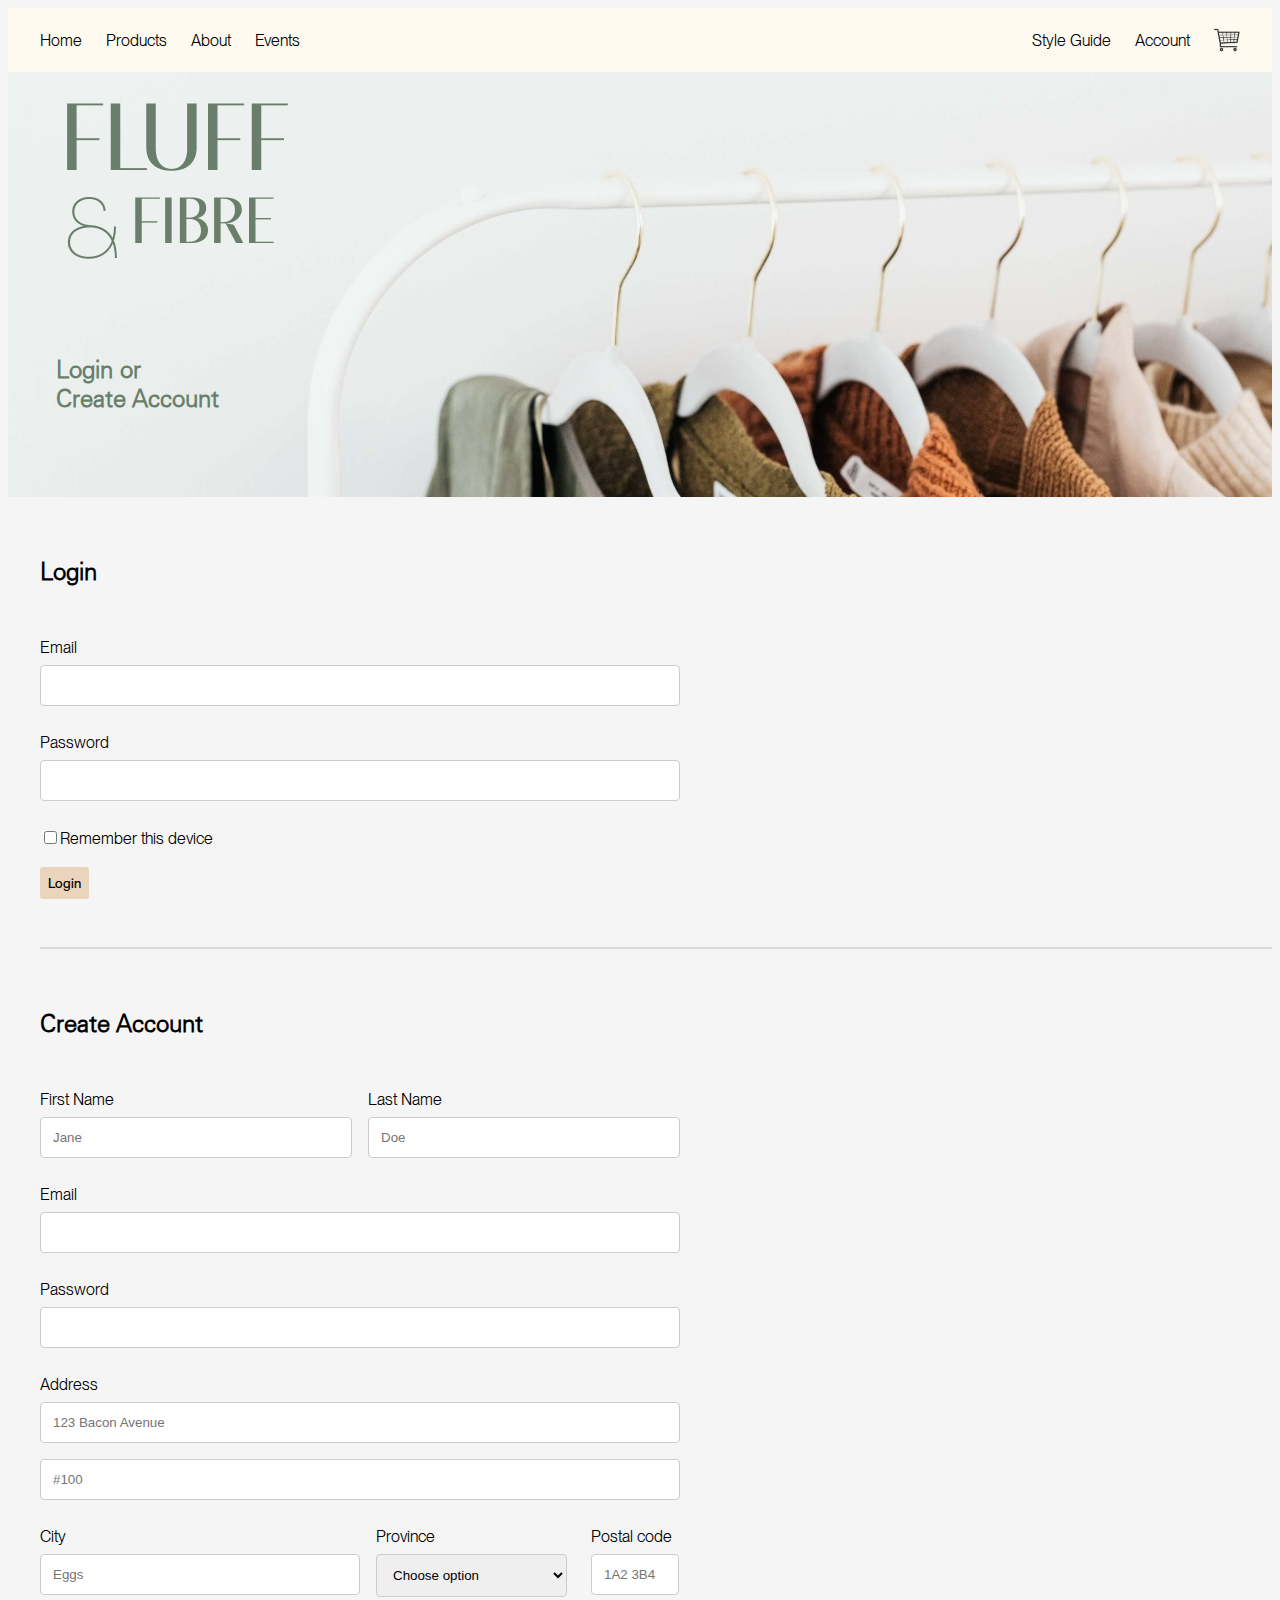
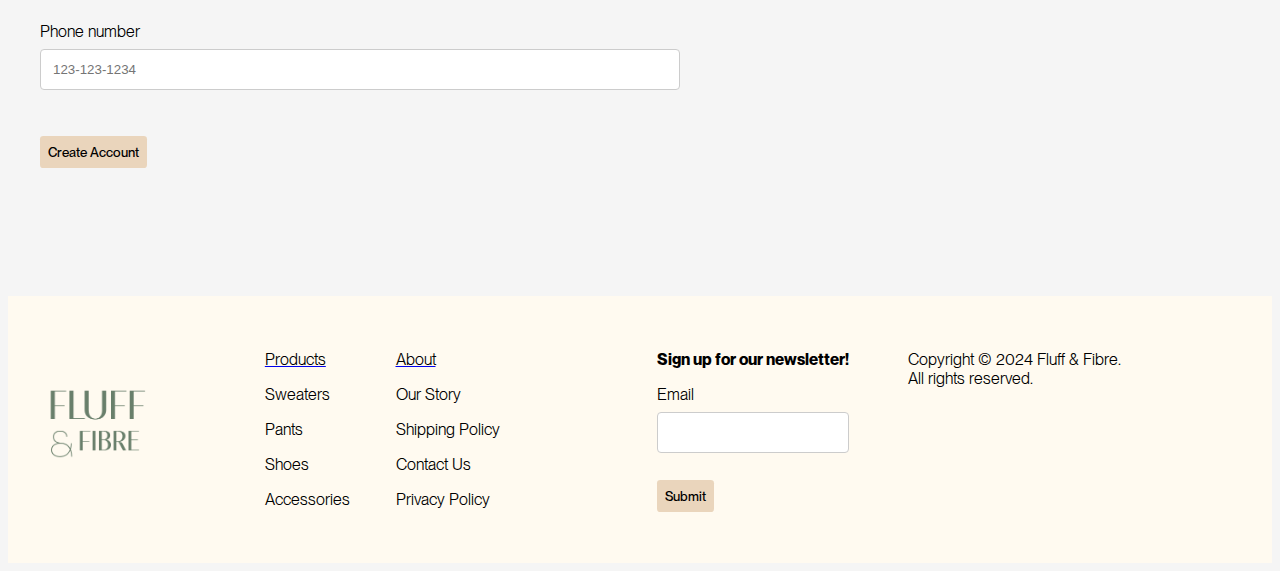
<file: login.html>
<!DOCTYPE html>
<html lang="en">

<head>

  <meta charset="utf-8">
  <title>Login</title>

  <link href="stylesheet/main.css" rel="stylesheet">

</head>

<body>

  <header>
    <div class="header">
      <nav>
        <div class="left-nav">
          <a href="index.html">Home</a>
          <a href="products.html">Products</a>
          <a href="about.html">About</a>
          <a href="events.html">Events</a>
        </div>
        <div class="right-nav">
          <a href="styleguide.html">Style Guide</a>
          <a href="login.html">Account</a>
          <a href="cart.html" class="cart-icon"></a>
        </div>
      </nav>
    </div>
  </header>
  <section class="login-hero">
    <div class="hero-image">
      <img class="hero-text hero-logo" src="images/flufffibre.png" alt="Logo">
      <h2 class="hero-text hero-title">Login or<br>Create Account</h2>
    </div>

  </section>

  <h2 class="login-headers">Login</h2>

  <div class="sign-in-form">
    <div class="form-name">
      <label for="email-signin1">Email</label><br>
      <input type="text" id="email-signin1" name="email"><br><br>
    </div>
    <div class="form-name">
      <label for="password-signin1">Password</label><br>
      <input type="text" id="password-signin1" name="password"><br><br>
    </div>
    <label>
      <input type="checkbox" name="remember">Remember this device
    </label>

    <br><br>
    <form action="products.html" method="get" class="redirect-products">
      <button class="button-submit">Login</button>
    </form>
  </div>

  <h2 class="login-headers">Create Account</h2>

  <div class="sign-in-form no-divider">
    <div class="signin-flex">
      <div class="form-name first-name-form">
        <label for="first-name-signin">First Name</label><br>
        <input type="text" id="first-name-signin" name="first-name" placeholder="Jane"><br><br>
      </div>

      <div class="form-name">
        <label for="last-name-signin">Last Name</label><br>
        <input type="text" id="last-name-signin" name="last-name" placeholder="Doe"><br><br>
      </div>
    </div>

    <div class="form-name">
      <label for="email-signin">Email</label><br>
      <input type="text" id="email-signin" name="email"><br><br>
    </div>
    <div class="form-name">
      <label for="password-signin">Password</label><br>
      <input type="text" id="password-signin" name="password"><br><br>
    </div>

    <div class="form-full-address">
      <label for="address-line-1-signin">Address</label><br>
      <input type="text" id="address-line-1-signin" name="address-line-1" placeholder="123 Bacon Avenue" required>
      <br><input type="text" id="address-line-2-signin" name="address-line-2" placeholder="#100"><br><br>
    </div>

    <div class="form-module-flex">
      <div class="form-city">
        <label for="city-signin">City</label><br>
        <input type="text" id="city-signin" name="city" placeholder="Eggs" required><br><br>
      </div>

      <div class="form-region">
        <label for="region-signin">Province</label><br>
        <select id="region-signin" name="region-signin" required>
          <option value="">Choose option</option>
          <option value="alta">Alberta</option>
          <option value="bc">British Columbia</option>
          <option value="man">Manitoba</option>
          <option value="nb">New Brunswick</option>
          <option value="nl">Newfoundland and Labrador</option>
          <option value="ns">Nova Scotia</option>
          <option value="nl">Nunavut</option>
          <option value="ont">Ontario</option>
          <option value="pei">Prince Edward Island</option>
          <option value="nque">Quebec</option>
          <option value="sask">Saskatchewan</option>
          <option value="nwt">The Northwest Territories</option>
          <option value="yt">The Yukon</option>
        </select>
      </div>

      <div class="form-postal-code">
        <label for="postal-code-signin">Postal code</label><br>
        <input type="text" id="postal-code-signin" name="postal-code" placeholder="1A2 3B4" required maxlength="7"
          autocapitalize="characters"><br><br>
      </div>
    </div>

    <div class="form-phone-number">
      <label for="phone-number-signin">Phone number</label><br>
      <input type="tel" id="phone-number-signin" name="phone-number" placeholder="123-123-1234" required
        maxlength="12"><br><br>
    </div>

    <br>
    <form action="products.html" method="get" class="redirect-products">
      <button class="button-submit">Create Account</button>
    </form>
  </div>

  <section class="footer footer-flex">

    <div class="footer-section footer-section0" id="footer-section0">
      <a href="index.html" class="home-button"><img class="footer-logo" src="images/flufffibre.png"
          alt="Fluff and Fibre logo"></a>
    </div>

    <div class="footer-section footer-section1" id="footer-section1">
      <a href="products.html" class="footer-link-header">
        <p class="footer-header">Products</p>
      </a>
      <a href="products.html" class="footer-link-text">
        <p class="footer-links">Sweaters</p>
      </a>
      <a href="products.html" class="footer-link-text">
        <p class="footer-links">Pants</p>
      </a>
      <a href="products.html" class="footer-link-text">
        <p class="footer-links">Shoes</p>
      </a>
      <a href="products.html" class="footer-link-text">
        <p class="footer-links">Accessories</p>
      </a>
    </div>

    <div class="footer-section footer-section2" id="footer-section2">
      <a href="about.html" class="footer-link-header">
        <p class="footer-header">About</p>
      </a>
      <a href="about.html" class="footer-link-text">
        <p class="footer-links">Our Story</p>
      </a>
      <a href="about.html" class="footer-link-text">
        <p class="footer-links">Shipping Policy</p>
      </a>
      <a href="contact.html" class="footer-link-text">
        <p class="footer-links">Contact Us</p>
      </a>
      <a href="about.html" class="footer-link-text">
        <p class="footer-links">Privacy Policy</p>
      </a>
    </div>

    <div class="footer-section footer-section3" id="footer-section3">
      <h3>Sign up for our newsletter!</h3>
      <label for="newsletter-email">Email</label><br>
      <input type="text" name="newsletter-email" id="newsletter-email"><br><br>
      <form action="#" method="get">
        <button class="button-submit">Submit</button>
      </form>
    </div>

    <div class="footer-section footer-section4" id="footer-section4">
      <p>Copyright © 2024 Fluff & Fibre.<br>All rights reserved.</p>
      <!-- Reference for copyright text: https://termly.io/resources/articles/copyright-examples/#:~:text=There%20are%20only%20four%20simple,from%20the%20year%20of%20creation -->
    </div>

  </section>
</body>

</html>
</file>
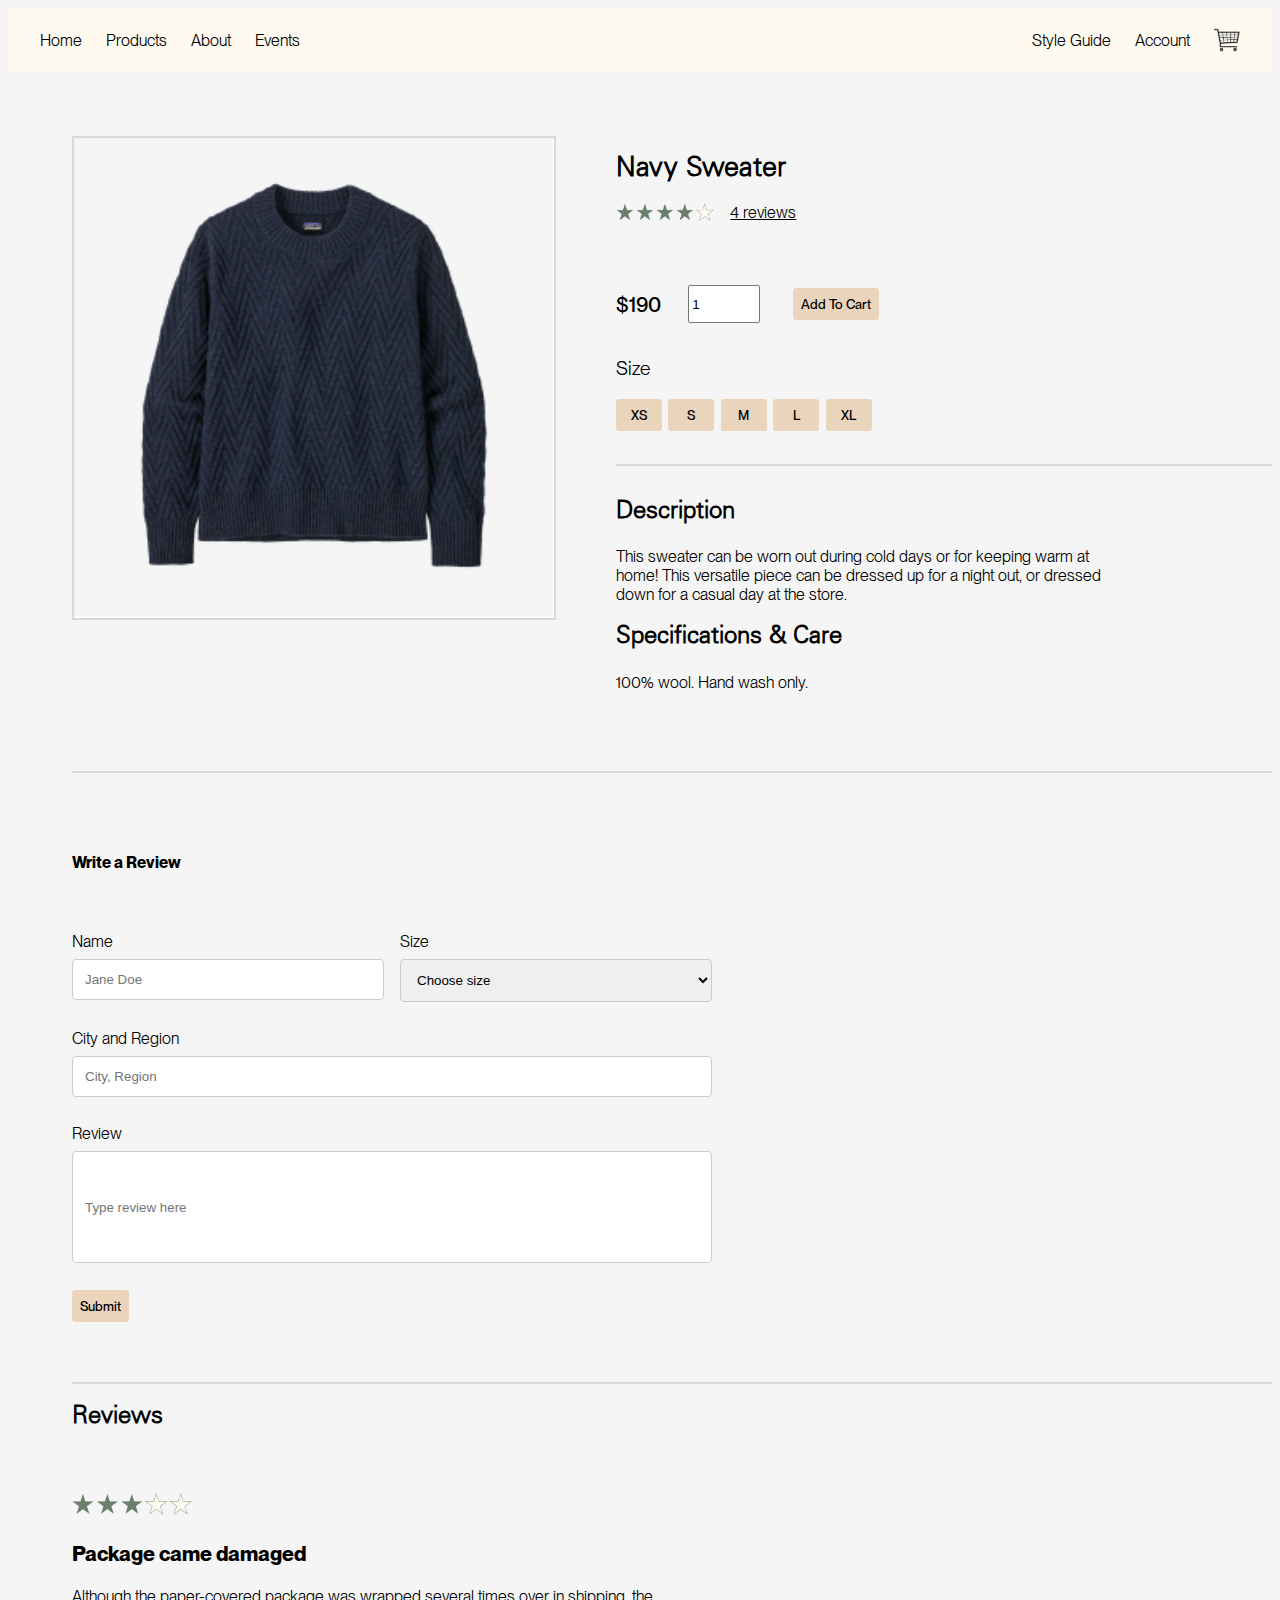
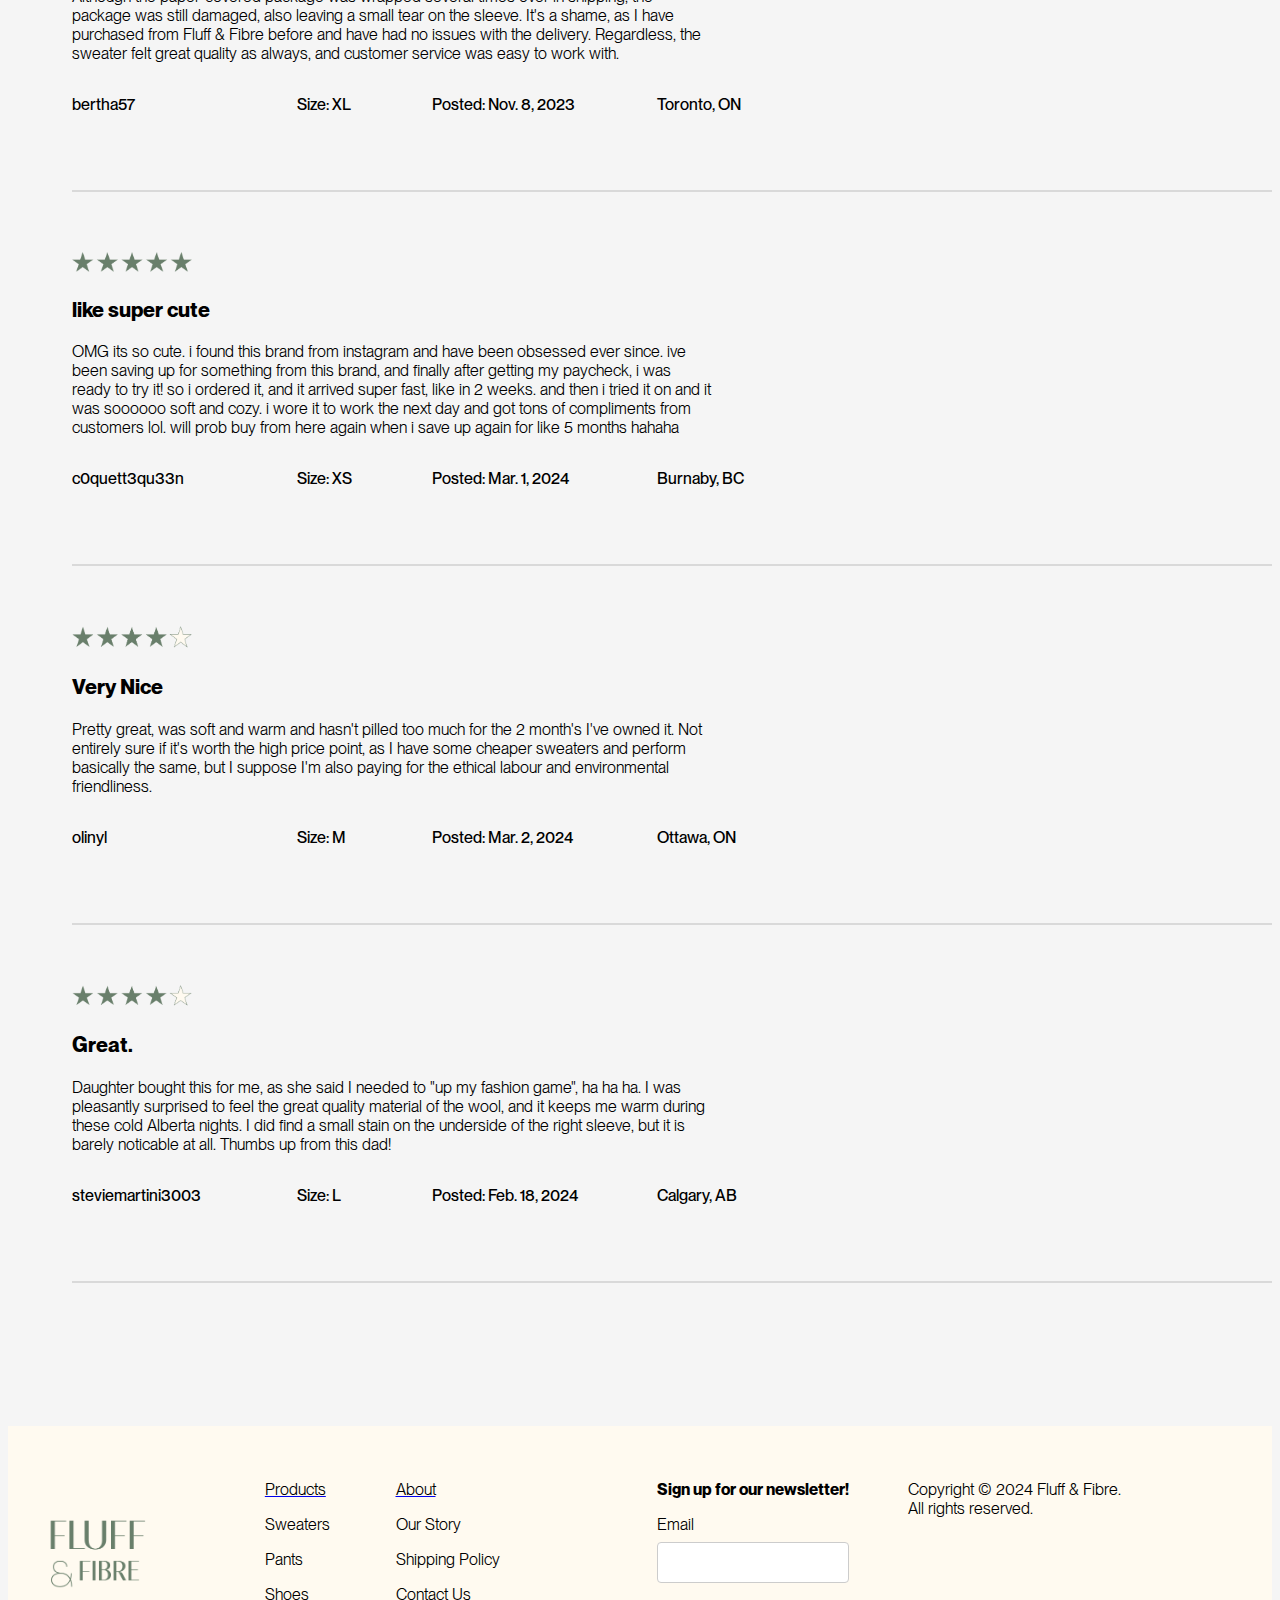
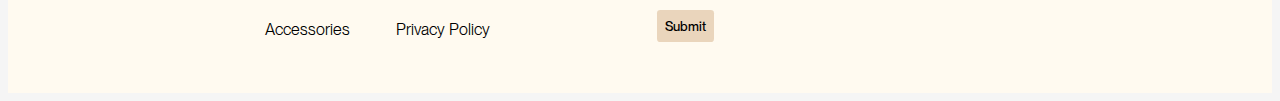
<file: navy-sweater.html>
<!DOCTYPE html>
<html lang="en">

<head>

  <meta charset="utf-8">
  <title>Navy Sweater</title>

  <link href="stylesheet/main.css" rel="stylesheet">

</head>

<body>

  <header>
    <div class="header">
      <nav>
        <div class="left-nav">
          <a href="index.html">Home</a>
          <a href="products.html">Products</a>
          <a href="about.html">About</a>
          <a href="events.html">Events</a>
        </div>
        <div class="right-nav">
          <a href="styleguide.html">Style Guide</a>
          <a href="login.html">Account</a>
          <a href="cart.html" class="cart-icon"></a>
        </div>
      </nav>
    </div>
  </header>

  <section class="product-details">
    <div class="product-details-photo">
      <img class="product-individual-photo" src="images/item2.png" alt="Navy sweater">
    </div>

    <div class="product-details-info">

      <div class="product-details-top">
        <h1 class="product-details-name">Navy Sweater</h1>
        <div class="review-stars">
          <img class="five-stars" src="images/4-stars.png" alt="4 star review" id="four-stars">
          <a href="#reviews" class="num-reviews-ahref">
            <p class="num-reviews">4 reviews</p>
          </a>
        </div>

        <div class="product-price-amount-cart">
          <p class="product-details-price">$190</p>
          <input type="number" class="product-amounts" name="amount-input" value="1" min="0" max="50">
          <form action="cart.html" method="get">
            <button class="button-submit">Add To Cart</button>
          </form>
        </div>

        <p class="product-size-heading">Size</p>

        <div class="size-options">
          <button class="button-submit button-size" type="submit" value="Add to Cart">XS</button>
          <button class="button-submit button-size" type="submit" value="Add to Cart">S</button>
          <button class="button-submit button-size" type="submit" value="Add to Cart">M</button>
          <button class="button-submit button-size" type="submit" value="Add to Cart">L</button>
          <button class="button-submit button-size" type="submit" value="Add to Cart">XL</button>
        </div>
      </div>

      <div class="product-details-bottom">
        <h2>Description</h2>
        <p class="product-description">This sweater can be worn out during cold days or for keeping warm at home! This
          versatile piece can be dressed up for a night out, or dressed down for a casual day at the store.</p>

        <h2>Specifications & Care</h2>
        <p class="product-description">100% wool. Hand wash only.</p>
      </div>

    </div>
  </section>

  <section class="reviews" id="reviews">
    <h3>Write a Review</h3>
    <div class="review-block">
      <div class="review-flex">
        <div class="review-flexbox">
          <label for="review-name">Name</label><br>
          <input type="text" name="name" id="review-name" placeholder="Jane Doe" required><br><br>
        </div>

        <div class="review-flexbox">
          <label for="review-size">Size</label><br>
          <select name="elect-size" required id="review-size">
            <option value="">Choose size</option>
            <option value="XS">XS</option>
            <option value="S">S</option>
            <option value="M">M</option>
            <option value="M">M</option>
            <option value="XL">XL</option>
          </select><br><br>
        </div>

      </div>

      <label for="review-city-region">City and Region</label><br>
      <input type="text" name="location" id="review-city-region" placeholder="City, Region" required><br><br>

      <label for="review-text">Review</label><br>
      <input type="text" name="review" id="review-text" placeholder="Type review here" required><br><br>

      <form action="#" method="get">
        <button class="button-submit">Submit</button>
      </form>

    </div>

    <h2>Reviews</h2>

    <div class="review-block">
      <img class="stars-reviews" src="images/3-stars.png" alt="3 star review">
      <h3 class="review-heading">Package came damaged</h3>
      <p>Although the paper-covered package was wrapped several times over in shipping, the package was still damaged,
        also leaving a small tear on the sleeve. It's a shame, as I have purchased from Fluff & Fibre before and have
        had no issues with the delivery. Regardless, the sweater felt great quality as always, and customer service was
        easy to work with.</p>
      <div class="review-info">
        <p class="review-details review-name">bertha57</p>
        <p class="review-details review-size">Size: XL</p>
        <p class="review-details review-date">Posted: Nov. 8, 2023</p>
        <p class="review-details review-location">Toronto, ON</p>
      </div>
    </div>

    <div class="review-block">
      <img class="stars-reviews" src="images/5-stars.png" alt="5 star review">
      <h3 class="review-heading">like super cute</h3>
      <p>OMG its so cute. i found this brand from instagram and have been obsessed ever since. ive been saving up for
        something from this brand, and finally after getting my paycheck, i was ready to try it! so i ordered it, and it
        arrived super fast, like in 2 weeks. and then i tried it on and it was soooooo soft and cozy. i wore it to work
        the next day and got tons of compliments from customers lol. will prob buy from here again when i save up again
        for like 5 months hahaha</p>
      <div class="review-info">
        <p class="review-details review-name">c0quett3qu33n</p>
        <p class="review-details review-size">Size: XS</p>
        <p class="review-details review-date">Posted: Mar. 1, 2024</p>
        <p class="review-details review-location">Burnaby, BC</p>
      </div>
    </div>

    <div class="review-block">
      <img class="stars-reviews" src="images/4-stars.png" alt="4 star review">
      <h3 class="review-heading">Very Nice</h3>
      <p>Pretty great, was soft and warm and hasn't pilled too much for the 2 month's I've owned it. Not entirely sure
        if it's worth the high price point, as I have some cheaper sweaters and perform basically the same, but I
        suppose I'm also paying for the ethical labour and environmental friendliness.</p>
      <div class="review-info">
        <p class="review-details review-name">olinyl</p>
        <p class="review-details review-size">Size: M</p>
        <p class="review-details review-date">Posted: Mar. 2, 2024</p>
        <p class="review-details review-location">Ottawa, ON</p>
      </div>
    </div>

    <div class="review-block">
      <img class="stars-reviews" src="images/4-stars.png" alt="4 star review">
      <h3 class="review-heading">Great.</h3>
      <p>Daughter bought this for me, as she said I needed to "up my fashion game", ha ha ha. I was pleasantly surprised
        to feel the great quality material of the wool, and it keeps me warm during these cold Alberta nights. I did
        find a small stain on the underside of the right sleeve, but it is barely noticable at all. Thumbs up from this
        dad!
      </p>
      <div class="review-info">
        <p class="review-details review-name">steviemartini3003</p>
        <p class="review-details review-size">Size: L</p>
        <p class="review-details review-date">Posted: Feb. 18, 2024</p>
        <p class="review-details review-location">Calgary, AB</p>
      </div>
    </div>

  </section>

  <section class="footer footer-flex">

    <div class="footer-section footer-section0" id="footer-section0">
      <a href="index.html" class="home-button"><img class="footer-logo" src="images/flufffibre.png"
          alt="Fluff and Fibre logo"></a>
    </div>

    <div class="footer-section footer-section1" id="footer-section1">
      <a href="products.html" class="footer-link-header">
        <p class="footer-header">Products</p>
      </a>
      <a href="products.html" class="footer-link-text">
        <p class="footer-links">Sweaters</p>
      </a>
      <a href="products.html" class="footer-link-text">
        <p class="footer-links">Pants</p>
      </a>
      <a href="products.html" class="footer-link-text">
        <p class="footer-links">Shoes</p>
      </a>
      <a href="products.html" class="footer-link-text">
        <p class="footer-links">Accessories</p>
      </a>
    </div>

    <div class="footer-section footer-section2" id="footer-section2">
      <a href="about.html" class="footer-link-header">
        <p class="footer-header">About</p>
      </a>
      <a href="about.html" class="footer-link-text">
        <p class="footer-links">Our Story</p>
      </a>
      <a href="about.html" class="footer-link-text">
        <p class="footer-links">Shipping Policy</p>
      </a>
      <a href="contact.html" class="footer-link-text">
        <p class="footer-links">Contact Us</p>
      </a>
      <a href="about.html" class="footer-link-text">
        <p class="footer-links">Privacy Policy</p>
      </a>
    </div>

    <div class="footer-section footer-section3" id="footer-section3">
      <h3>Sign up for our newsletter!</h3>
      <label for="newsletter-email">Email</label><br>
      <input type="text" name="newsletter-email" id="newsletter-email"><br><br>
      <form action="#" method="get">
        <button class="button-submit">Submit</button>
      </form>
    </div>

    <div class="footer-section footer-section4" id="footer-section4">
      <p>Copyright © 2024 Fluff & Fibre.<br>All rights reserved.</p>
      <!-- Reference for copyright text: https://termly.io/resources/articles/copyright-examples/#:~:text=There%20are%20only%20four%20simple,from%20the%20year%20of%20creation -->
    </div>

  </section>
</body>

</html>
</file>
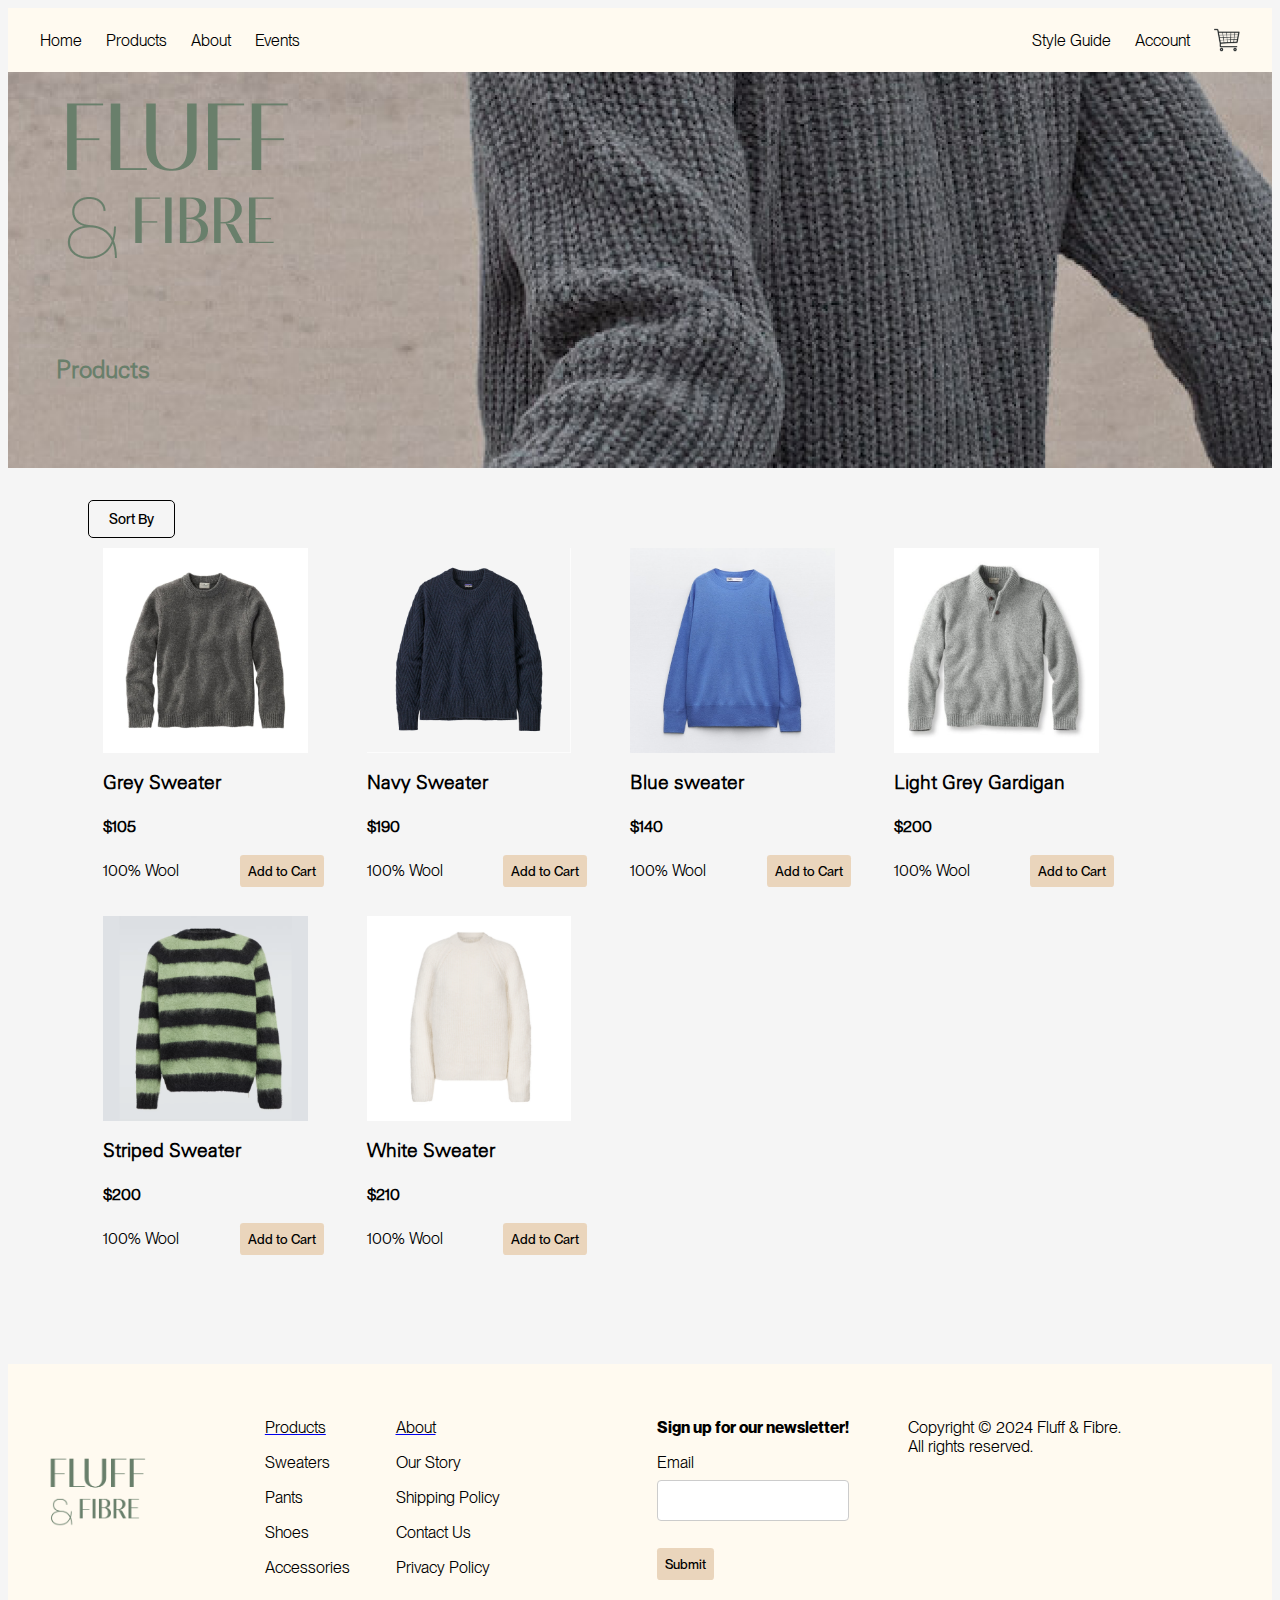
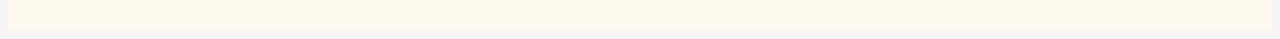
<file: products.html>
<!DOCTYPE html>
<html lang="en">

<head>
  <meta charset="UTF-8">
  <meta name="viewport" content="width=device-width, initial-scale=1.0">
  <title>Products</title>

  <link href="stylesheet/main.css" rel="stylesheet">


</head>

<body>


  <header>
    <div class="header">
      <nav>
        <div class="left-nav">
          <a href="index.html">Home</a>
          <a href="products.html">Products</a>
          <a href="about.html">About</a>
          <a href="events.html">Events</a>
        </div>
        <div class="right-nav">
          <a href="styleguide.html">Style Guide</a>
          <a href="login.html">Account</a>
          <a href="cart.html" class="cart-icon"></a>
        </div>
      </nav>
    </div>
  </header>

  <section class="products-hero">
    <div class="hero-image">
      <img class="hero-text hero-logo" src="images/flufffibre.png" alt="Logo">
      <h2 class="hero-text hero-title">Products</h2>
    </div>
  </section>

  <div class="dropdown">
    <button class="dropbtn">Sort By</button>
    <div class="dropdown-content">
      <a href="#">Knits</a>
      <a href="#">Bottoms</a>
      <a href="#">Accessories</a>
      <a href="#">Outerwear</a>
      <a href="#">Dresses</a>
      <a href="#">Shirts</a>
      <a href="#">Unisex</a>
      <a href="#">Denim</a>
    </div>
  </div>

  <section class="product_bar">
    <p> </p>
  </section>

  <div class="Shopcontainer">

    <!-- New pictures from Marni.com Ourlegacy.com and  -->

    <div class="Shop">
      <a href="grey-sweater.html"><img src="images/item1.png" alt="Grey sweater" class="product-grid-img"></a>
      <h2 class="shop-item-names">Grey Sweater</h2>
      <h4>$105</h4>
      <div class="shop-col-flex">
        <p class="material">100% Wool</p>
        <form action="cart.html" method="get">
          <button class="button-submit">Add to Cart</button>
        </form>
      </div>
    </div>

    <div class="Shop">
      <a href="navy-sweater.html"><img src="images/item2.png" alt="Navy sweater" class="product-grid-img"></a>
      <h2 class="shop-item-names">Navy Sweater</h2>
      <h4>$190</h4>
      <div class="shop-col-flex">
        <p class="material">100% Wool</p>
        <form action="cart.html" method="get">
          <button class="button-submit">Add to Cart</button>
        </form>
      </div>
    </div>

    <div class="Shop">
      <a href="grey-sweater.html"><img src="images/item3.png" alt="Blue sweater" class="product-grid-img"></a>
      <h2 class="shop-item-names">Blue sweater</h2>
      <h4>$140</h4>
      <div class="shop-col-flex">
        <p class="material">100% Wool</p>
        <form action="cart.html" method="get">
          <button class="button-submit">Add to Cart</button>
        </form>
      </div>
    </div>

    <div class="Shop">
      <a href="navy-sweater.html"><img src="images/item4.png" alt="Light grey sweater" class="product-grid-img"></a>
      <h2 class="shop-item-names">Light Grey Gardigan</h2>
      <h4>$200</h4>
      <div class="shop-col-flex">
        <p class="material">100% Wool</p>
        <form action="cart.html" method="get">
          <button class="button-submit">Add to Cart</button>
        </form>
      </div>
    </div>

    <div class="Shop">
      <a href="grey-sweater.html"><img src="images/item5.png" alt="Striped sweater" class="product-grid-img"></a>
      <h2 class="shop-item-names">Striped Sweater</h2>
      <h4>$200</h4>
      <div class="shop-col-flex">
        <p class="material">100% Wool</p>
        <form action="cart.html" method="get">
          <button class="button-submit">Add to Cart</button>
        </form>
      </div>
    </div>

    <div class="Shop">
      <a href="navy-sweater.html"><img src="images/item6.png" alt="White sweater" class="product-grid-img"></a>
      <h2 class="shop-item-names">White Sweater</h2>
      <h4>$210</h4>
      <div class="shop-col-flex">
        <p class="material">100% Wool</p>
        <form action="cart.html" method="get">
          <button class="button-submit">Add to Cart</button>
        </form>
      </div>
    </div>

  </div>

  <section class="footer footer-flex">

    <div class="footer-section footer-section0" id="footer-section0">
      <a href="index.html" class="home-button"><img class="footer-logo" src="images/flufffibre.png"
          alt="Fluff and Fibre logo"></a>
    </div>

    <div class="footer-section footer-section1" id="footer-section1">
      <a href="products.html" class="footer-link-header">
        <p class="footer-header">Products</p>
      </a>
      <a href="products.html" class="footer-link-text">
        <p class="footer-links">Sweaters</p>
      </a>
      <a href="products.html" class="footer-link-text">
        <p class="footer-links">Pants</p>
      </a>
      <a href="products.html" class="footer-link-text">
        <p class="footer-links">Shoes</p>
      </a>
      <a href="products.html" class="footer-link-text">
        <p class="footer-links">Accessories</p>
      </a>
    </div>

    <div class="footer-section footer-section2" id="footer-section2">
      <a href="about.html" class="footer-link-header">
        <p class="footer-header">About</p>
      </a>
      <a href="about.html" class="footer-link-text">
        <p class="footer-links">Our Story</p>
      </a>
      <a href="about.html" class="footer-link-text">
        <p class="footer-links">Shipping Policy</p>
      </a>
      <a href="contact.html" class="footer-link-text">
        <p class="footer-links">Contact Us</p>
      </a>
      <a href="about.html" class="footer-link-text">
        <p class="footer-links">Privacy Policy</p>
      </a>
    </div>

    <div class="footer-section footer-section3" id="footer-section3">
      <h3>Sign up for our newsletter!</h3>
      <label for="newsletter-email">Email</label><br>
      <input type="text" name="newsletter-email" id="newsletter-email"><br><br>
      <form action="#" method="get">
        <button class="button-submit">Submit</button>
      </form>
    </div>

    <div class="footer-section footer-section4" id="footer-section4">
      <p>Copyright © 2024 Fluff & Fibre.<br>All rights reserved.</p>
      <!-- Reference for copyright text: https://termly.io/resources/articles/copyright-examples/#:~:text=There%20are%20only%20four%20simple,from%20the%20year%20of%20creation -->
    </div>

  </section>
</body>

</html>
</file>
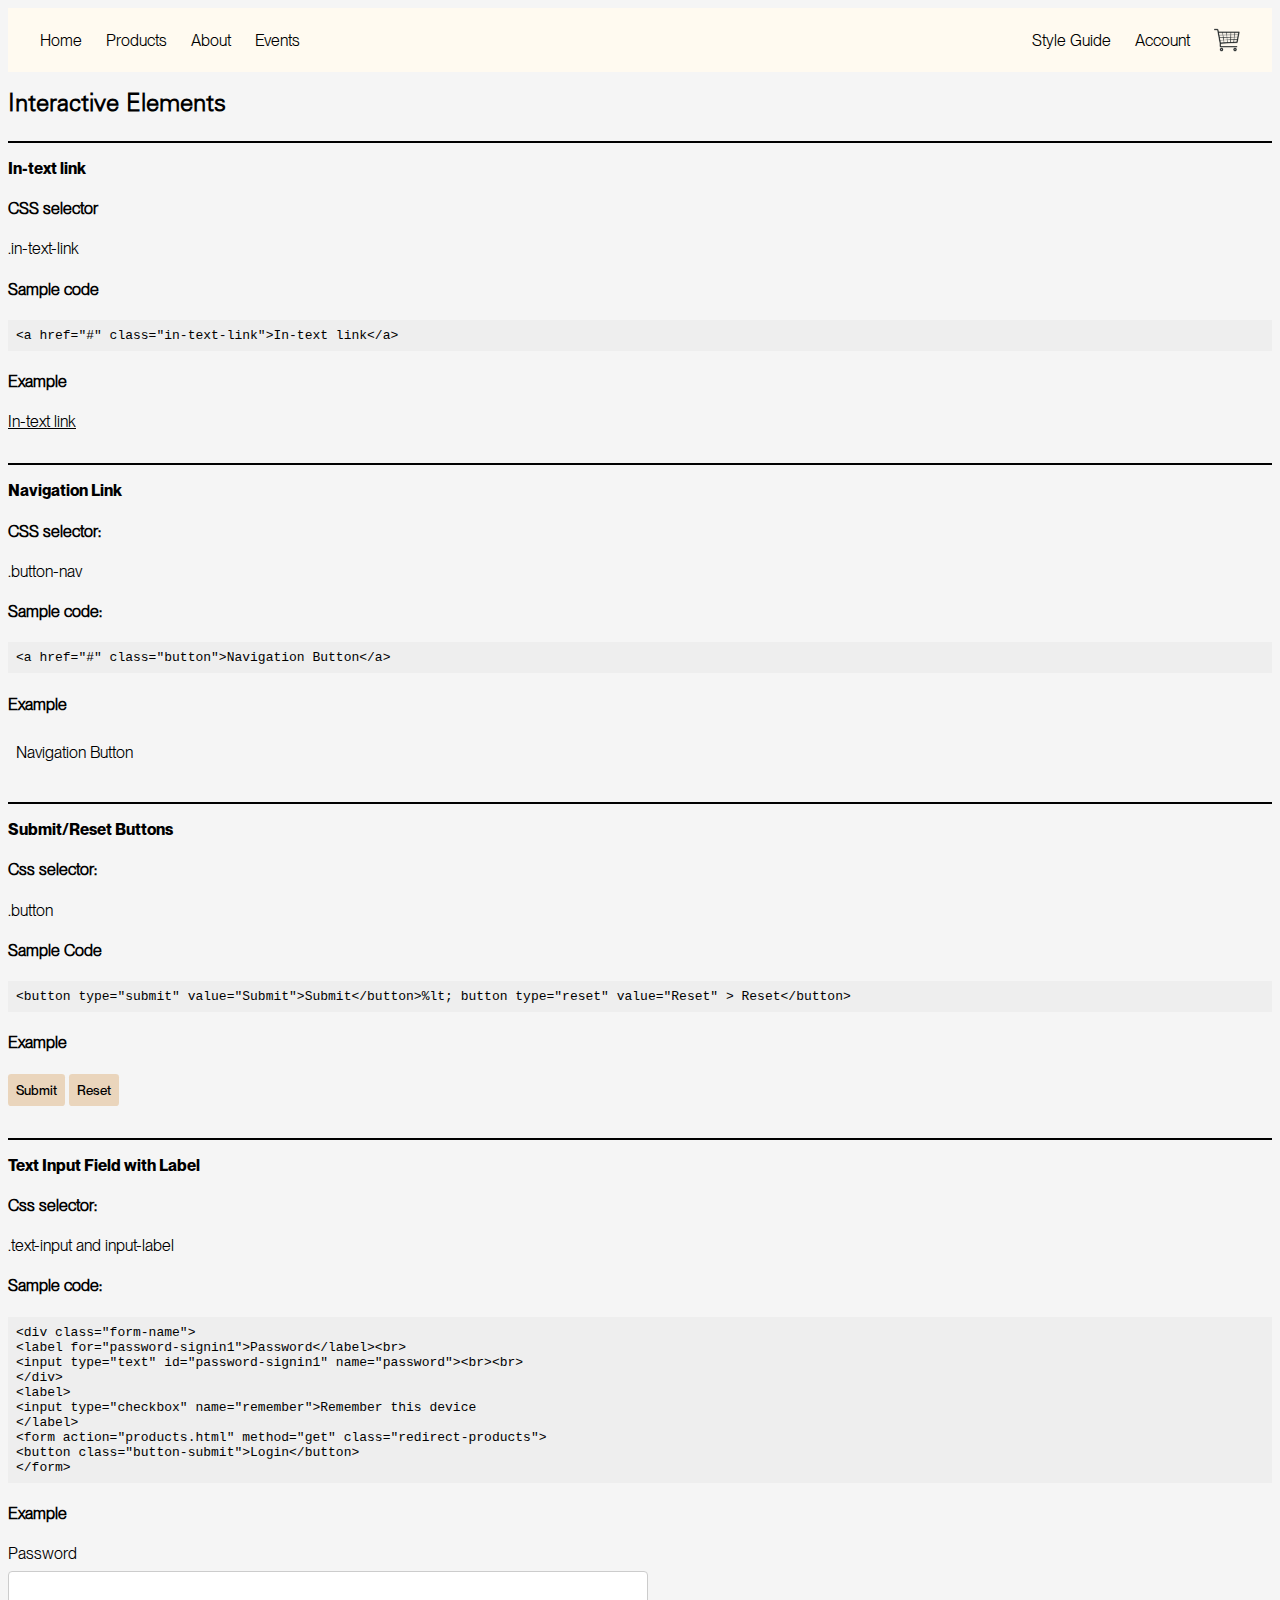
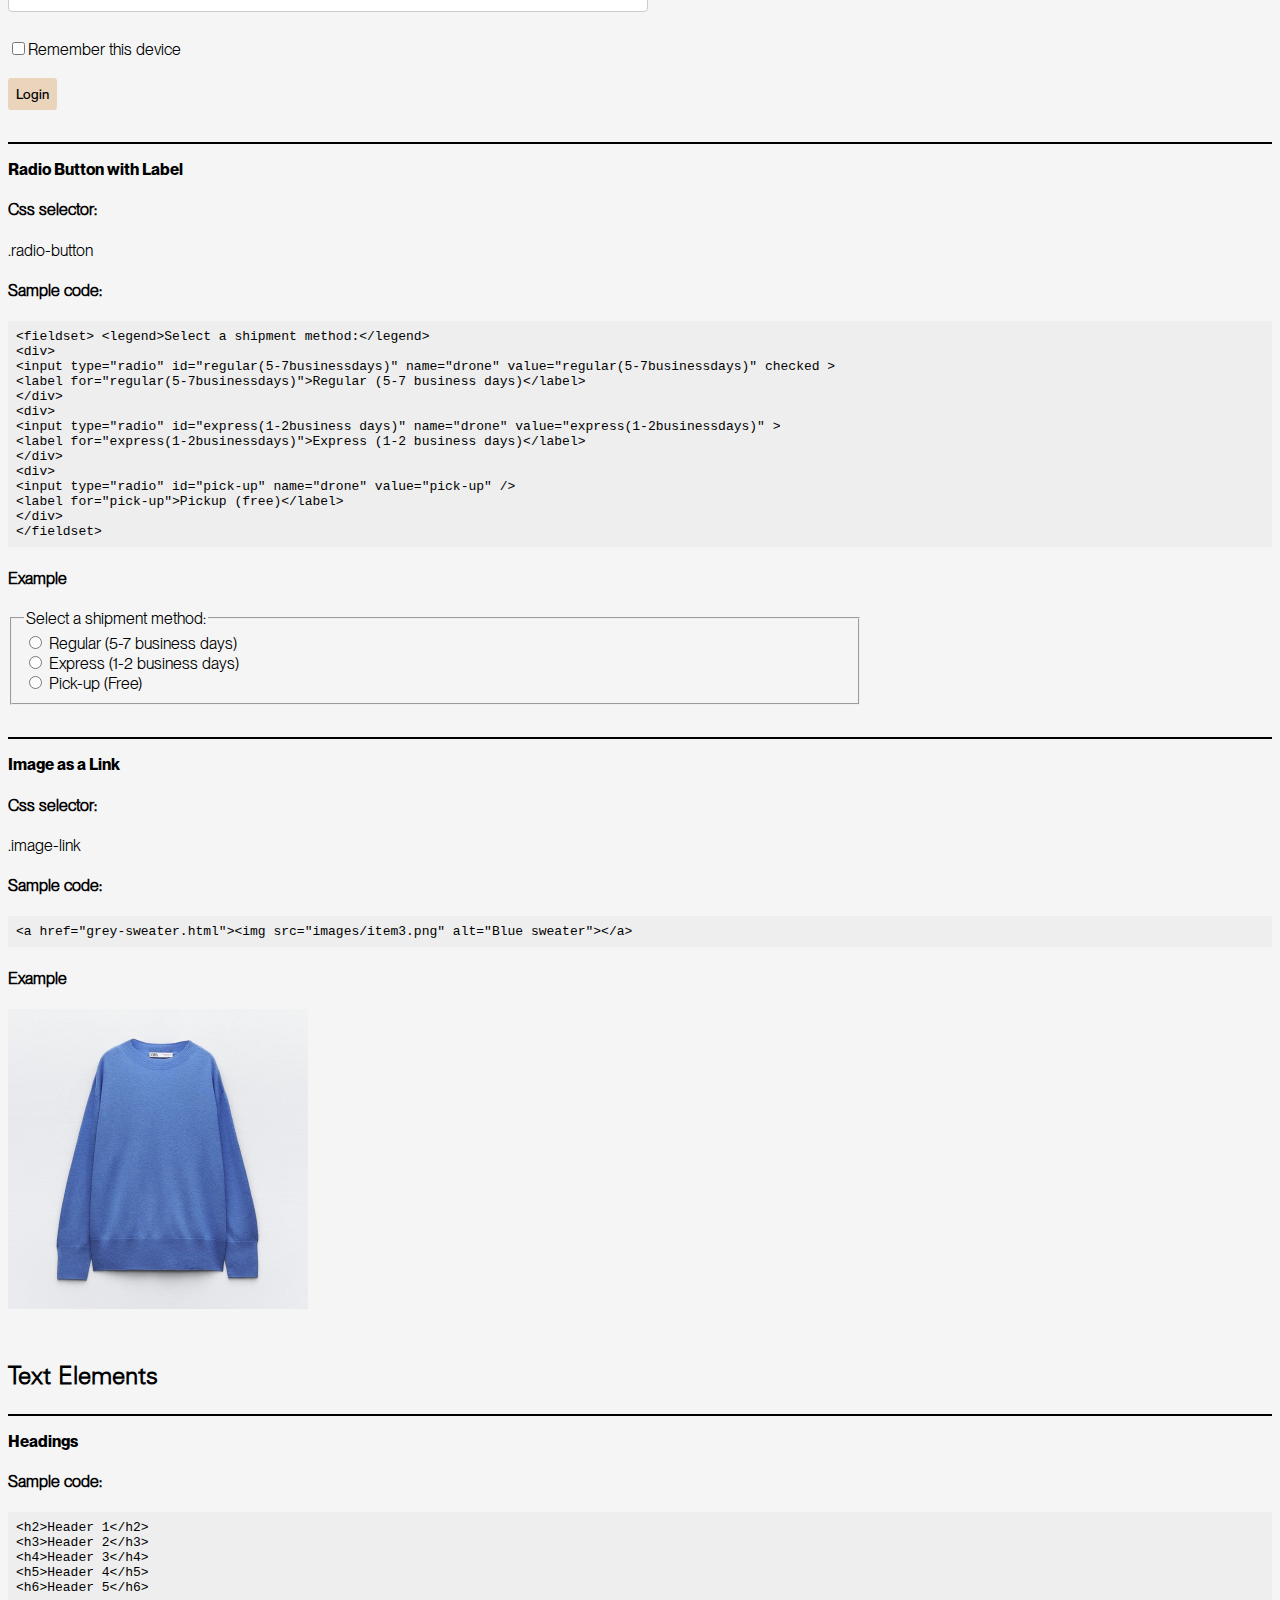
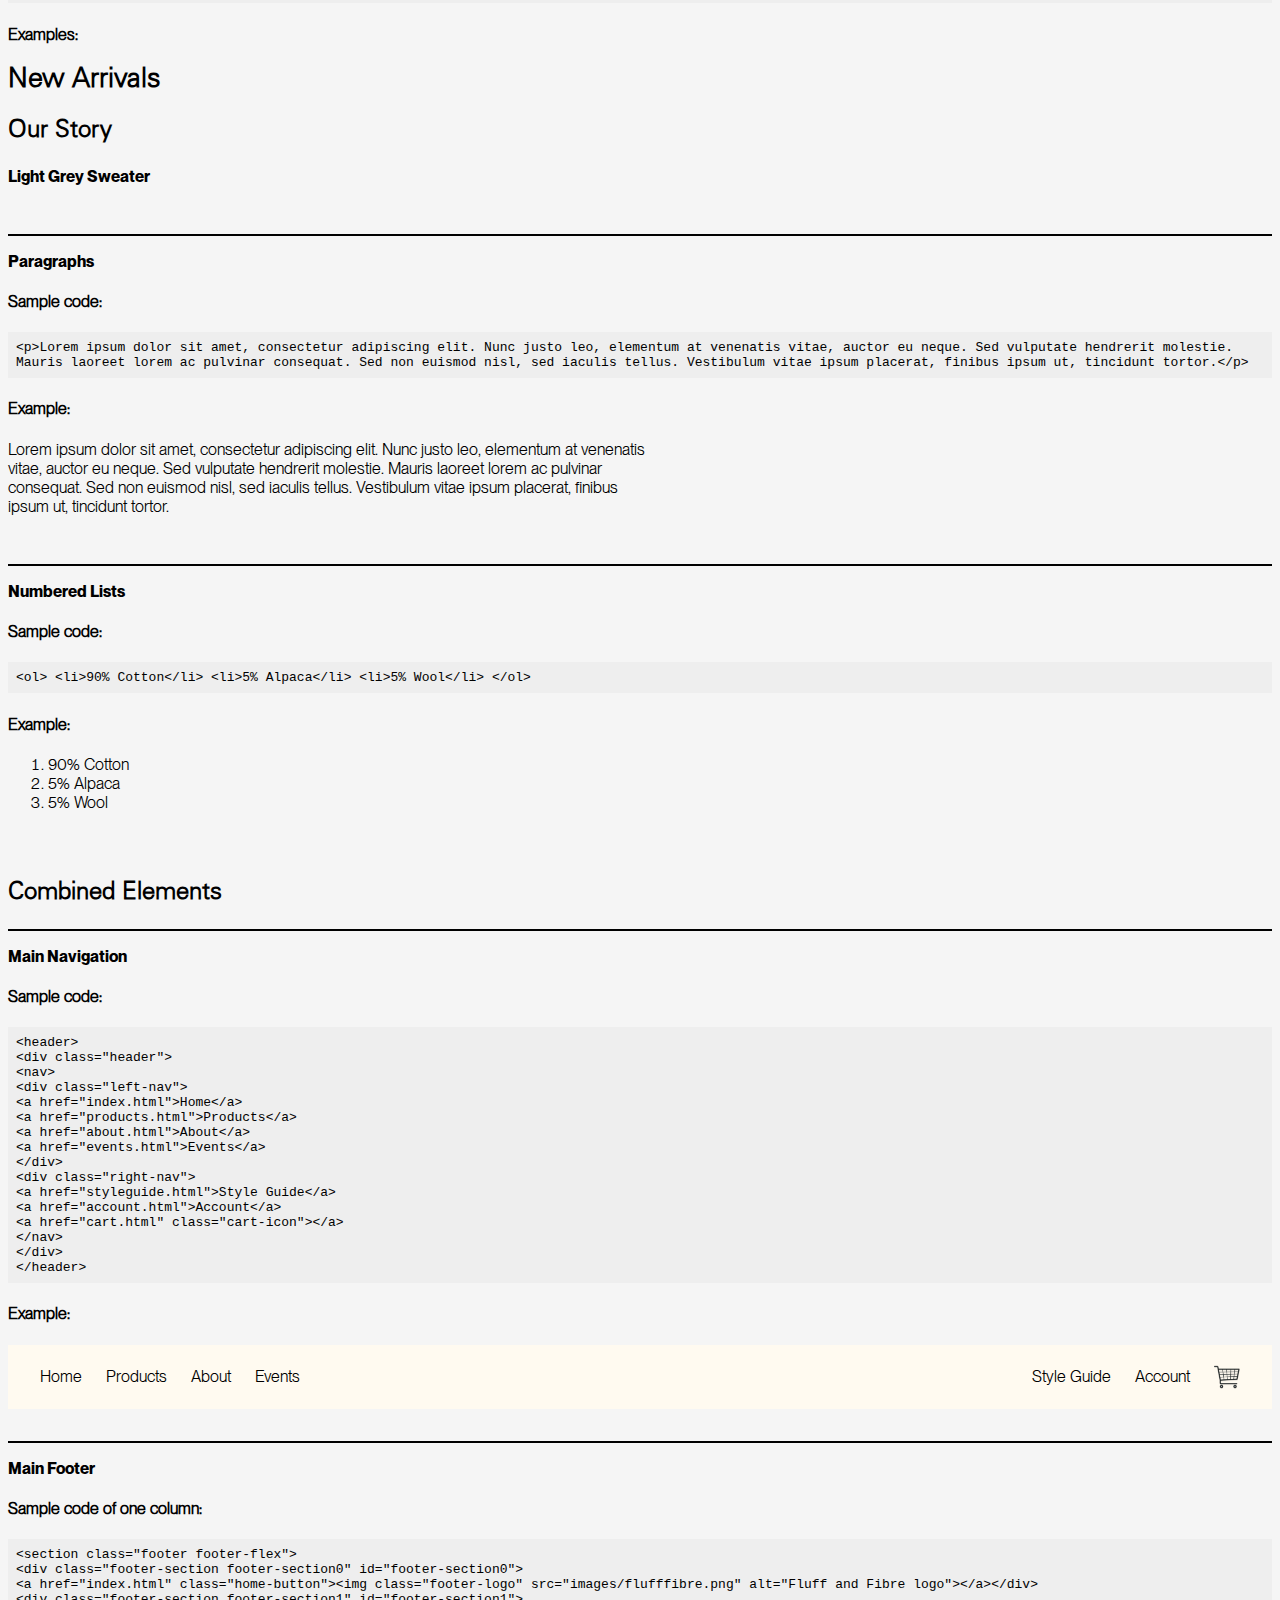
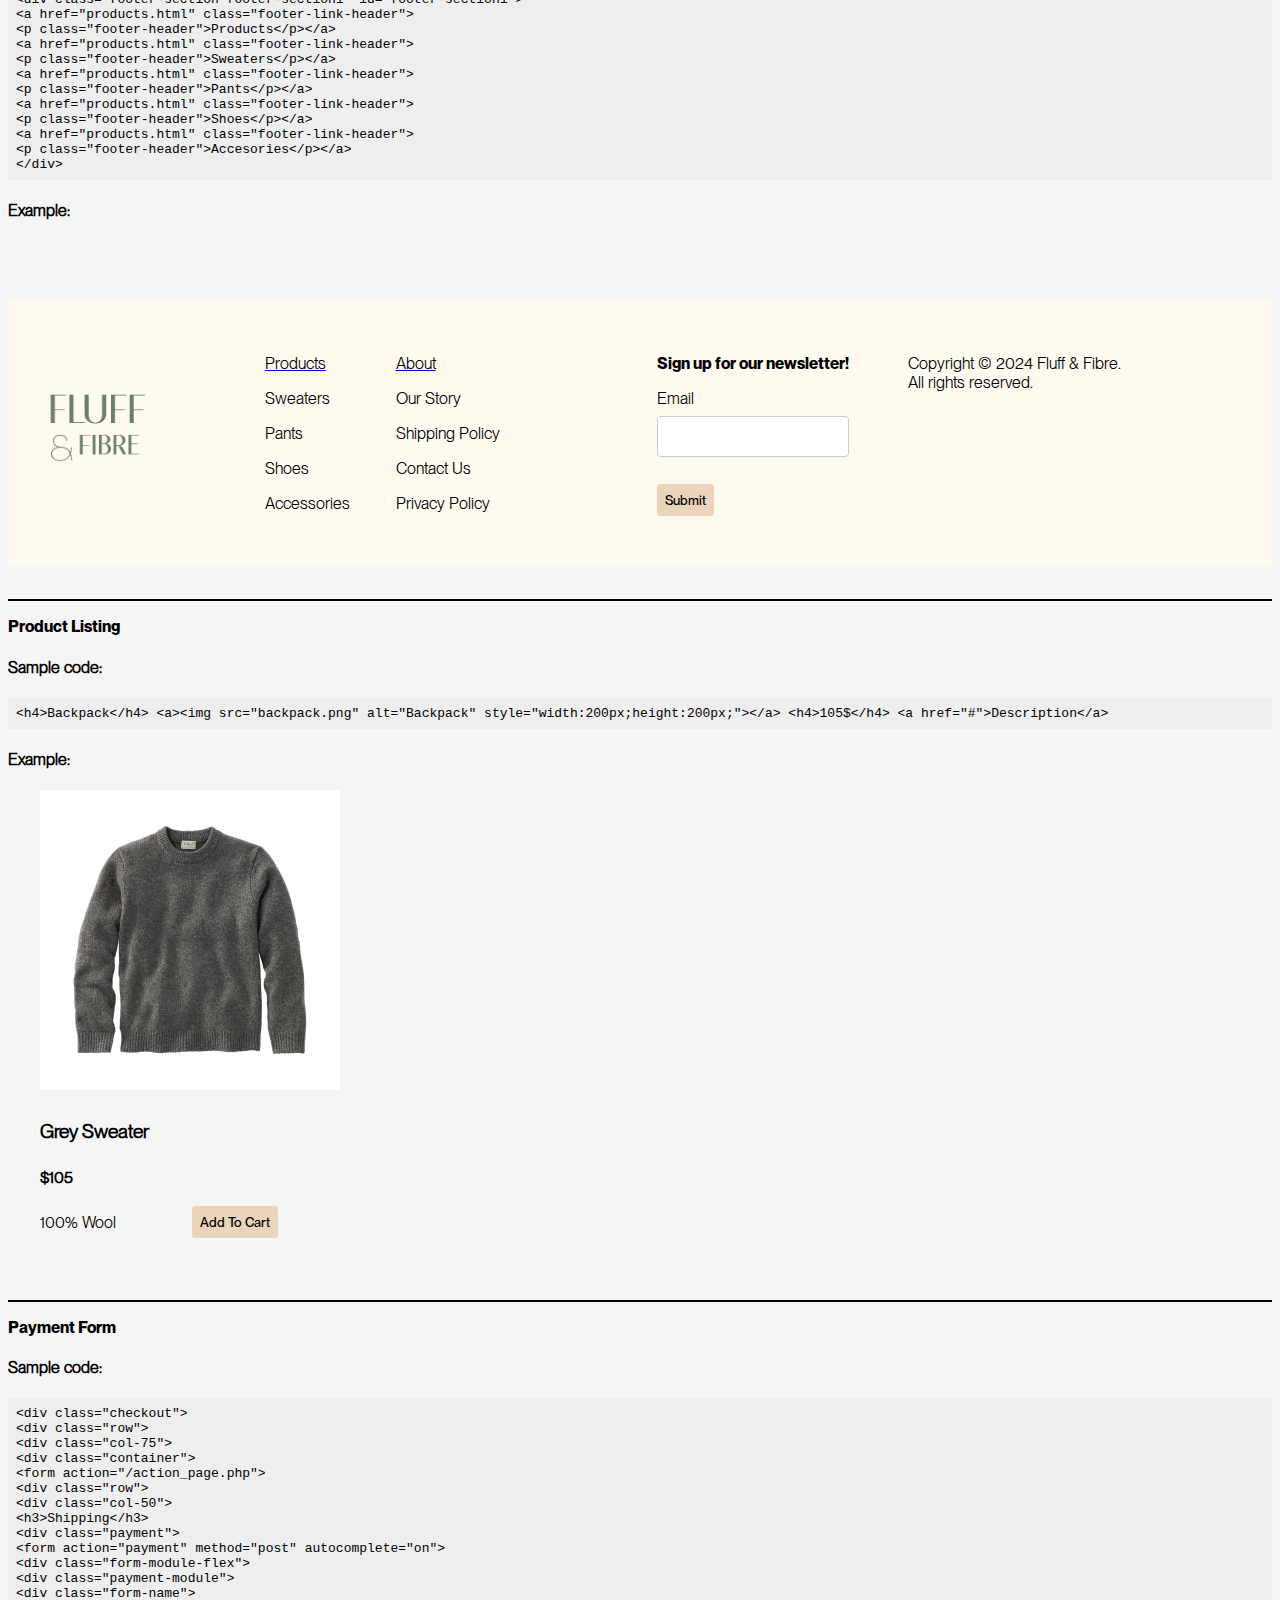
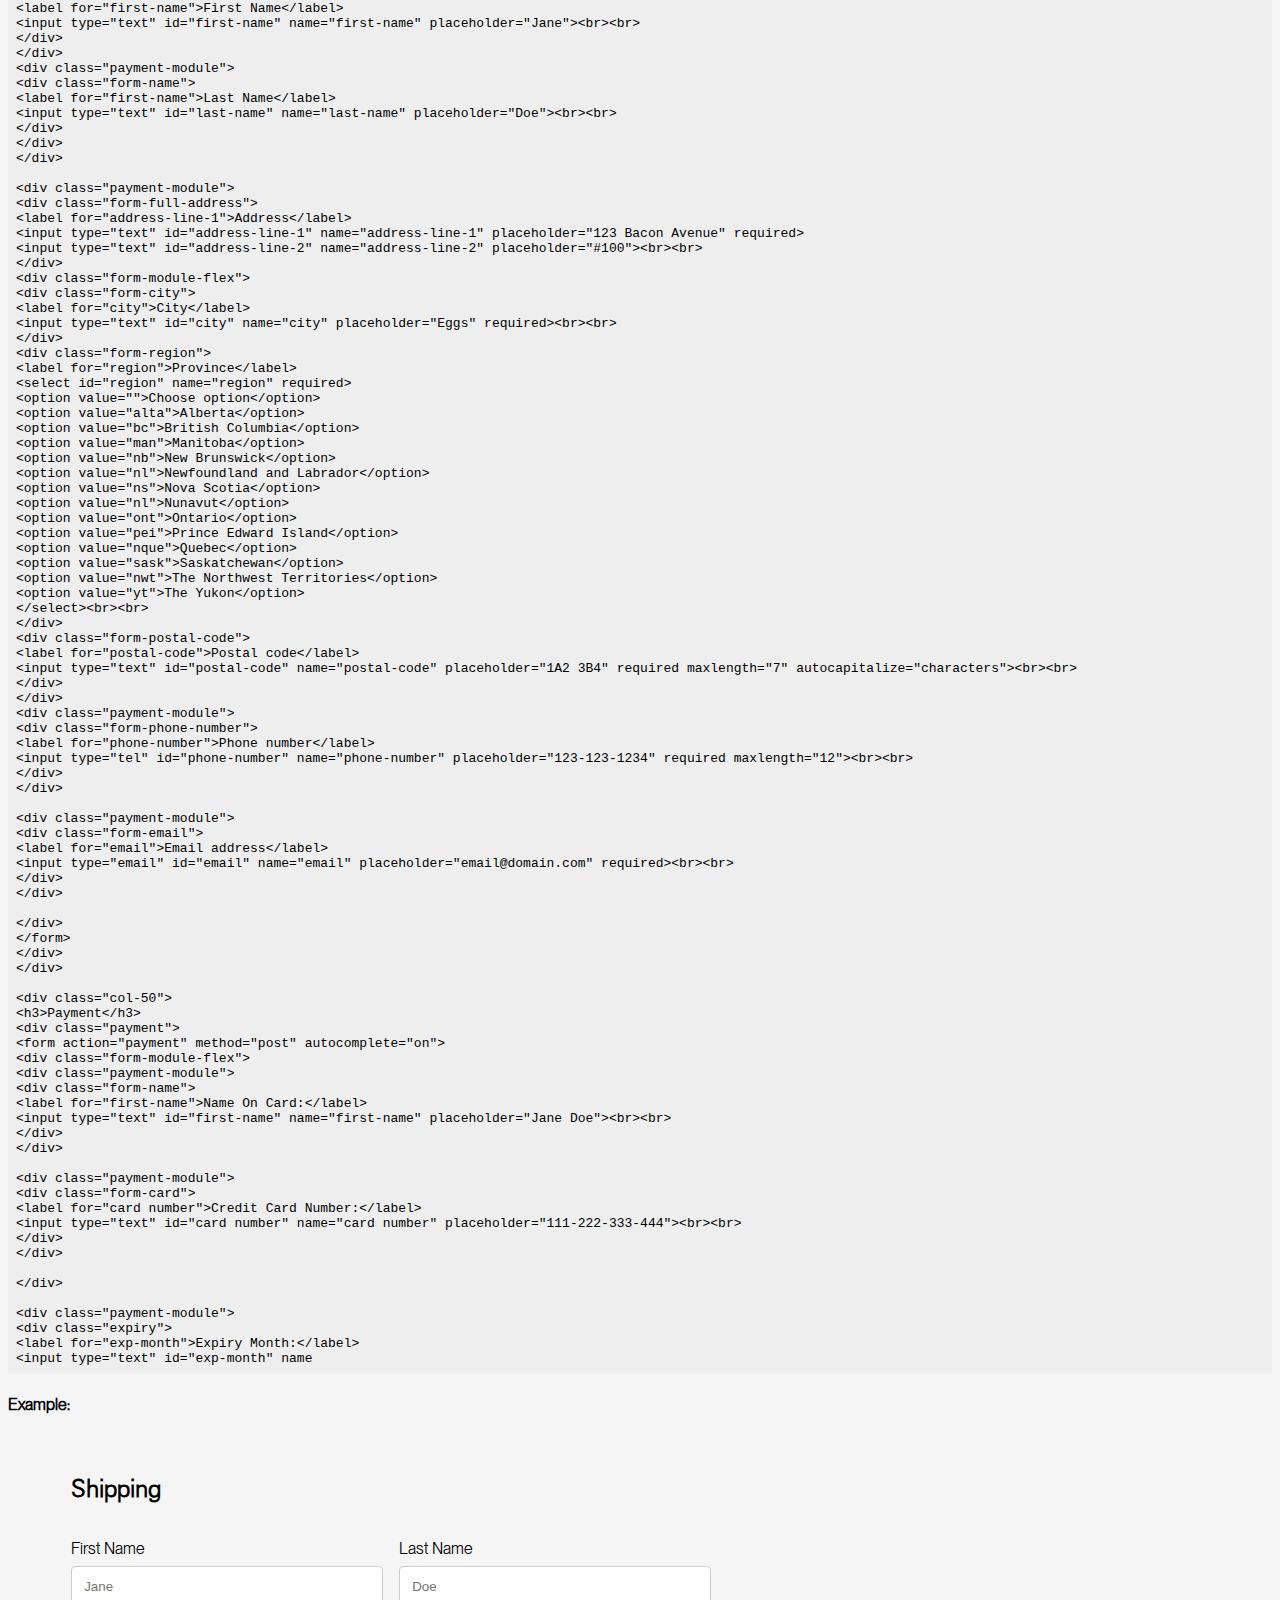
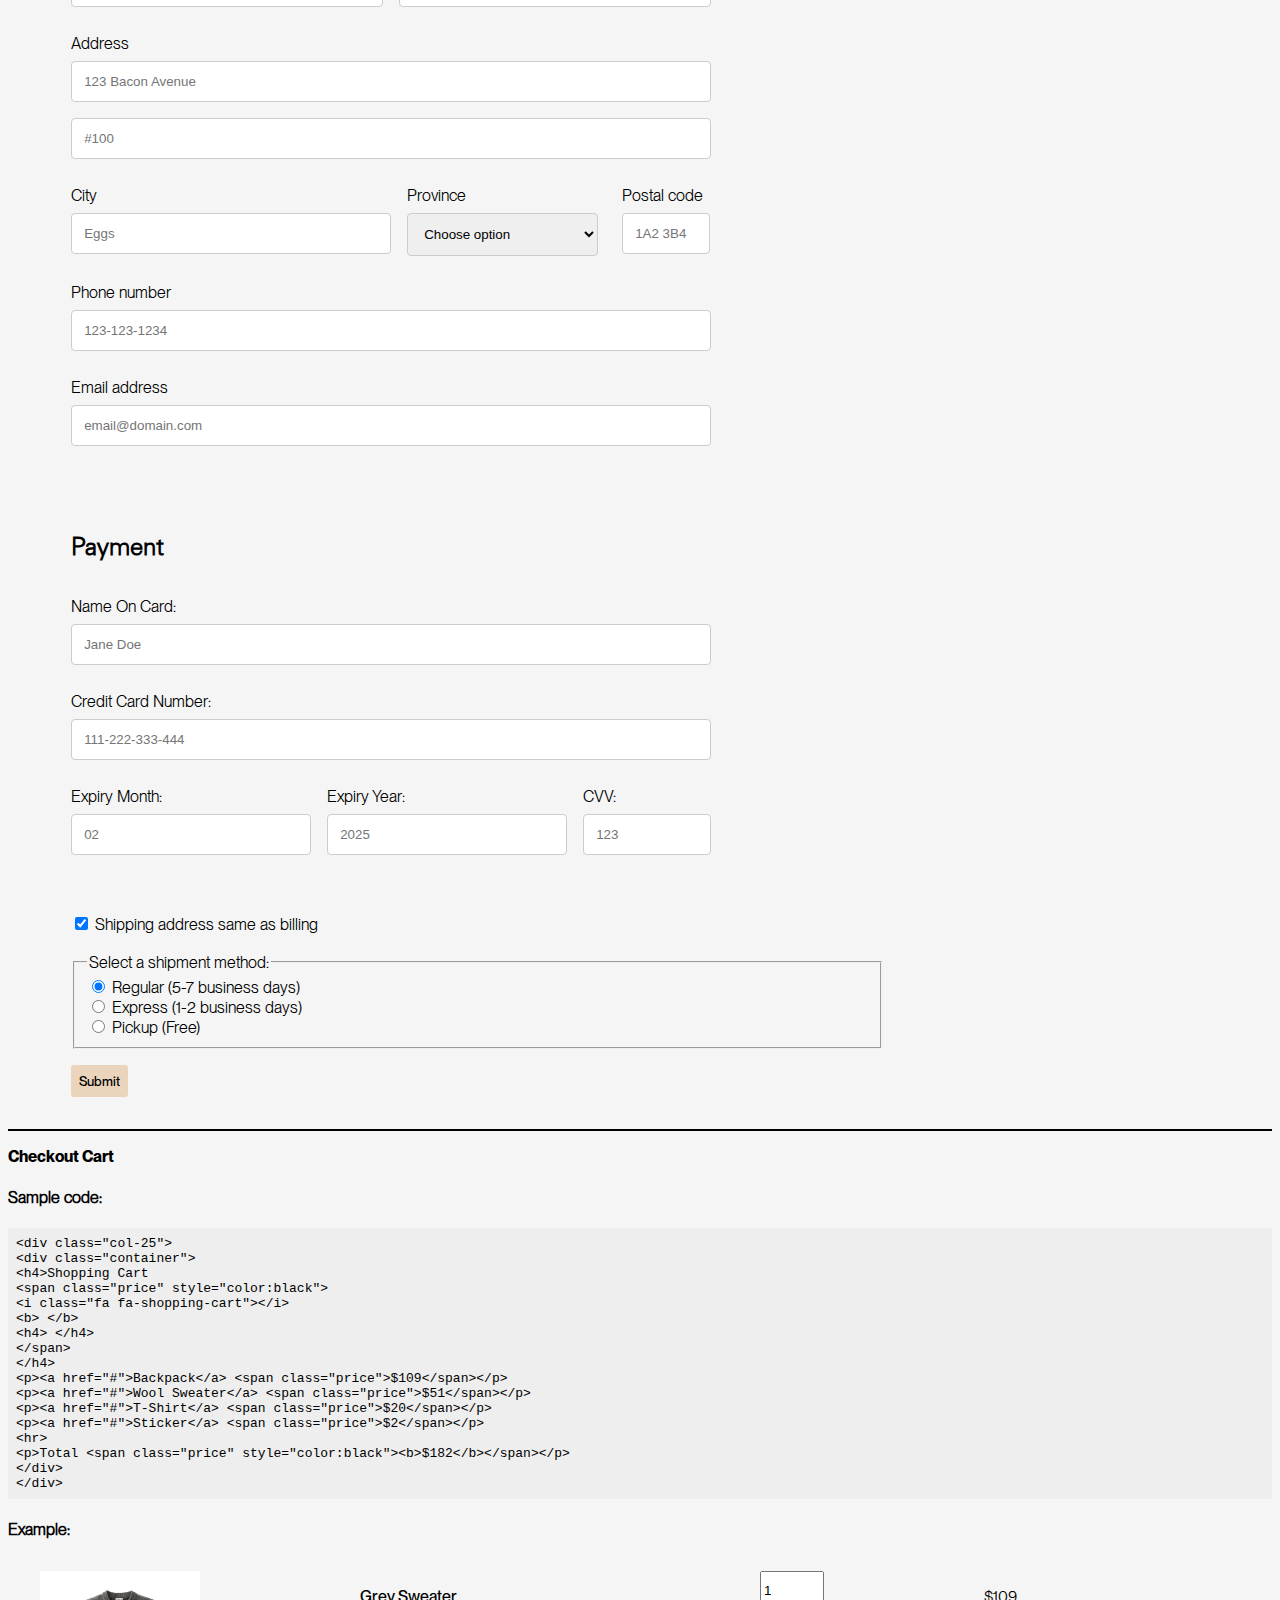
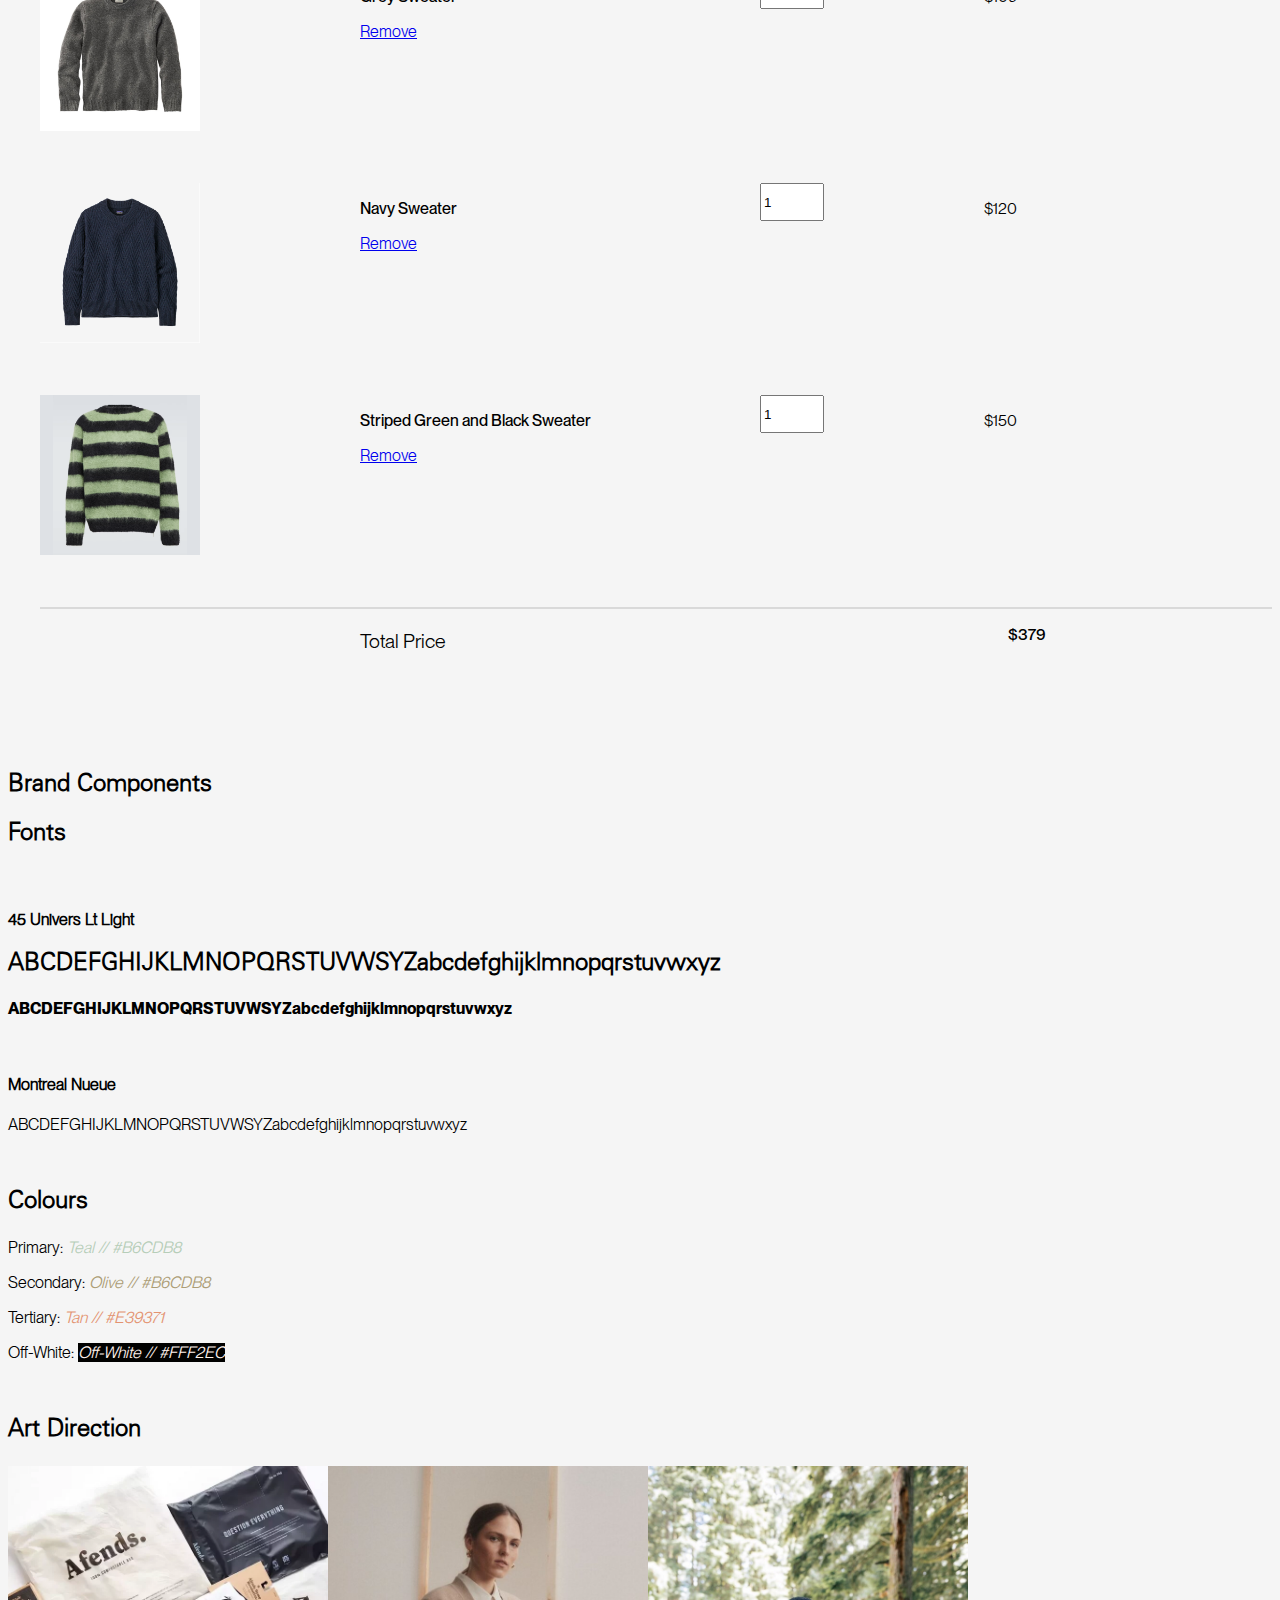
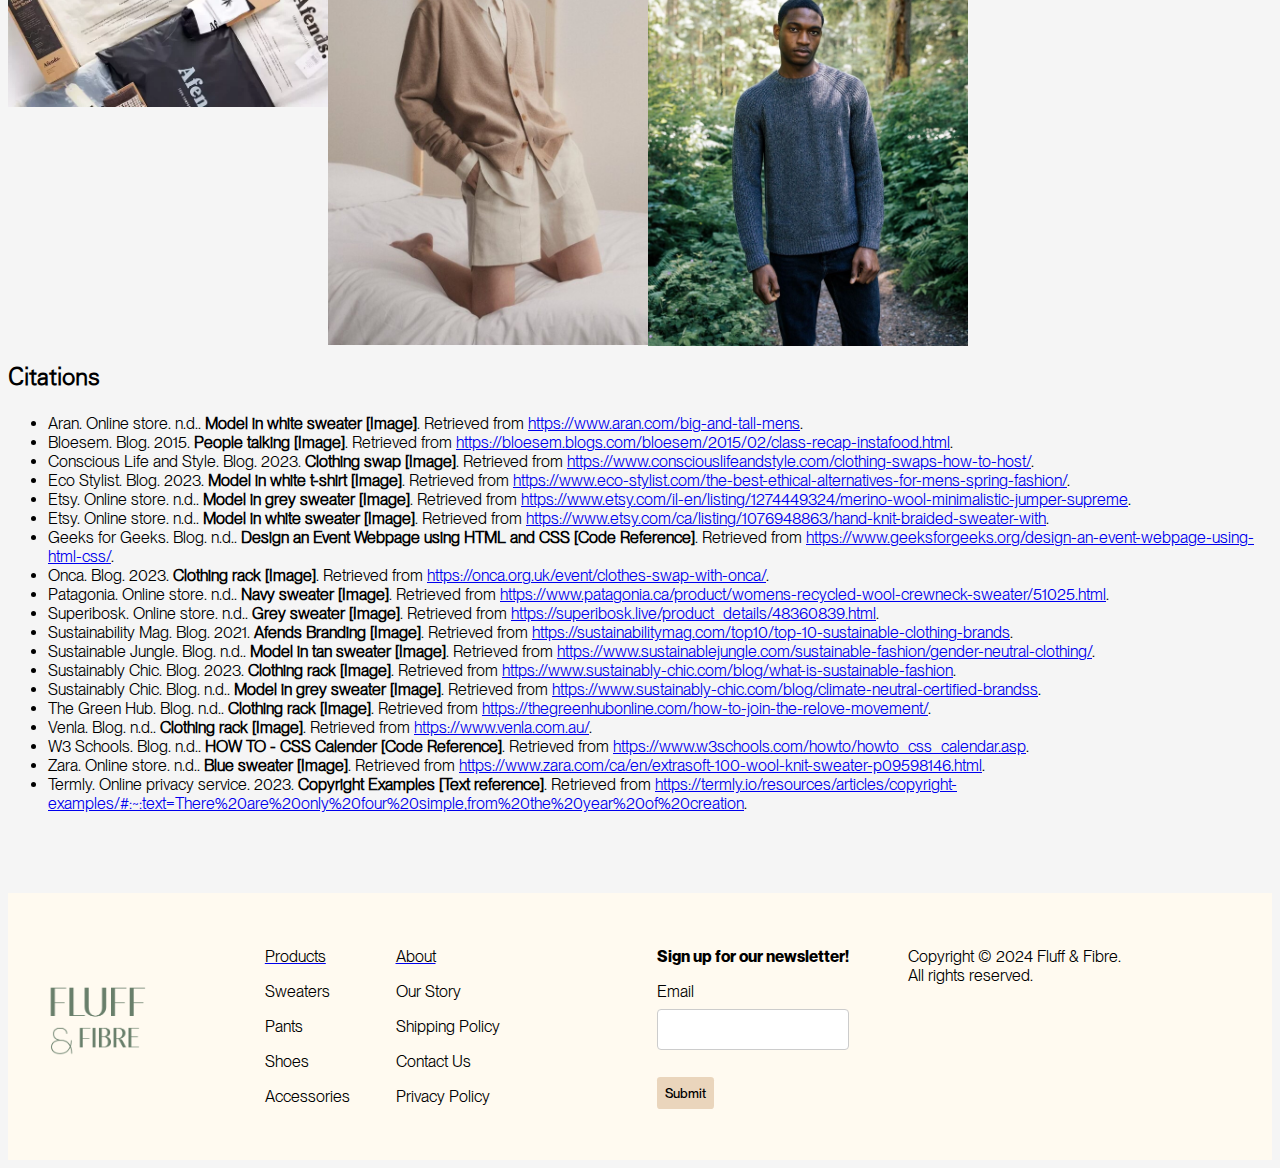
<file: styleguide.html>
<!DOCTYPE html>
<html lang="en">

<head>

  <meta charset="utf-8">
  <title>Fluff & Fibre Style Guide</title>

  <link href="stylesheet/main.css" rel="stylesheet">

</head>

<body>

  <header>
    <div class="header">


      <nav>
        <div class="left-nav">
          <a href="index.html">Home</a>
          <a href="products.html">Products</a>
          <a href="about.html">About</a>
          <a href="events.html">Events</a>
        </div>
        <div class="right-nav">
          <a href="styleguide.html">Style Guide</a>
          <a href="login.html">Account</a>
          <a href="cart.html" class="cart-icon"></a>
        </div>
      </nav>



    </div>
  </header>

  <!-- INTERACTIVE ELEMENTS SECTION // -->
  <section id="interactive_elements">
    <h2>Interactive Elements</h2>

    <section class="element">
      <h3>In-text link</h3>
      <h4> CSS selector</h4>
      <p>.in-text-link</p>
      <h4>Sample code</h4>
      <code>&lt;a href="#" class="in-text-link"&gt;In-text link&lt;/a&gt;</code>
      <h4>Example</h4>
      <a class="in-text-link" href="#">In-text link</a>
    </section>


    <!-- Default Button styling section -->
    <section class="element">

      <h3>Navigation Link</h3>

      <h4>CSS selector:</h4>

      <p>.button-nav</p>

      <h4>Sample code:</h4>
      <code>&lt;a href="#" class="button"&gt;Navigation Button&lt;/a&gt;</code>

      <h4>Example</h4>
      <a class="button-nav" href="#">Navigation Button</a>

    </section>


    <section class="element">
      <h3>Submit/Reset Buttons</h3>
      <h4>Css selector:</h4>
      <p>.button</p>
      <h4>Sample Code</h4>
      <code>
        &lt;button type="submit" value="Submit"&gt;Submit&lt;/button&gt;%lt; button type="reset" value="Reset" &gt; Reset&lt;/button&gt;
      </code>
      <h4>Example</h4>
      <button class="button-submit" type="submit" value="Submit">Submit</button>
      <button class="button-reset" type="reset" value="Reset">Reset</button>
      <!--Learnt here: https://www.w3schools.com/tags/att_button_type.asp -->

    </section>

    <!-- CHANGED THE TEXT INPUT 

LEARNT FROM: https://learn.shayhowe.com/html-css/building-forms/-->
    <section class="element">
      <h3>Text Input Field with Label</h3>
      <h4>Css selector:</h4>
      <p>.text-input and input-label</p>
      <h4>Sample code:</h4>
      <code>&lt;div class="form-name"&gt;<br>
        &lt;label for="password-signin1"&gt;Password&lt;/label&gt;&lt;br&gt;<br>
        &lt;input type="text" id="password-signin1" name="password"&gt;&lt;br&gt;&lt;br&gt;<br>
        &lt;/div&gt;<br>
        &lt;label&gt;<br>
        &lt;input type="checkbox" name="remember"&gt;Remember this device<br>
        &lt;/label&gt;<br>
        &lt;form action="products.html" method="get" class="redirect-products"&gt;<br>
        &lt;button class="button-submit"&gt;Login&lt;/button&gt;<br>
        &lt;/form&gt;

      </code>

      <h4>Example</h4>

      <div class="form-name">
        <label for="password-signin1">Password</label><br>
        <input type="text" id="password-signin1" name="password"><br><br>
      </div>
      <label>
        <input type="checkbox" name="remember">Remember this device
      </label>

      <br><br>
      <form action="products.html" method="get" class="redirect-products">
        <button class="button-submit">Login</button>
      </form>

      <!-- I found out how to do input w label here: https://www.w3schools.com/tags/att_input_type_text.asp -->
    </section>


    <section class="element">
      <h3>Radio Button with Label</h3>
      <h4>Css selector:</h4>
      <p>.radio-button</p>
      <h4>Sample code:</h4>
      <code>          &lt;fieldset&gt;
  &lt;legend&gt;Select a shipment method:&lt;/legend&gt;<br>

  &lt;div&gt;<br>
    &lt;input type="radio" id="regular(5-7businessdays)" name="drone" value="regular(5-7businessdays)" checked &gt;<br>
    &lt;label for="regular(5-7businessdays)"&gt;Regular (5-7 business days)&lt;/label&gt;<br>
  &lt;/div&gt;<br>

  &lt;div&gt;<br>
    &lt;input type="radio" id="express(1-2business days)" name="drone" value="express(1-2businessdays)" &gt;<br>
    &lt;label for="express(1-2businessdays)"&gt;Express (1-2 business days)&lt;/label&gt;<br>
  &lt;/div&gt;<br>

  &lt;div&gt; <br>
    &lt;input type="radio" id="pick-up" name="drone" value="pick-up" /&gt;<br>
    &lt;label for="pick-up"&gt;Pickup (free)&lt;/label&gt;<br>
  &lt;/div&gt;<br>
&lt;/fieldset&gt;
          </code>
      <h4>Example</h4>
      <fieldset class=radio-button>

        <legend>Select a shipment method:</legend>

        <div>
          <input type="radio" id="regular(5-7businessdays)" name="drone" value="regular(5-7 business days)" checked>
          <label for="regular(5-7businessdays)">Regular (5-7 business days)</label>
        </div>

        <div>
          <input type="radio" id="express(1-2businessdays)" name="drone" value="express(1-2businessdays)">
          <label for="express(1-2businessdays)">Express (1-2 business days)</label>
        </div>

        <div>
          <input type="radio" id="pick-up" name="drone" value="pick-up">
          <label for="pick-up">Pick-up (Free)</label>
        </div>
      </fieldset>
      <!--Learnt here: https://developer.mozilla.org/en-US/docs/Web/HTML/Element/input/radio -->
    </section>


    <section class="element">
      <h3>Image as a Link</h3>
      <h4>Css selector:</h4>
      <p>.image-link</p>
      <h4>Sample code:</h4>
      <code>&lt;a href="grey-sweater.html"&gt;&lt;img src="images/item3.png" alt="Blue sweater"&gt;&lt;/a&gt;</code>
      <h4>Example</h4>
      <a href="grey-sweater.html"><img src="images/item3.png" alt="Blue sweater"></a>

      <!-- I found out how to make a photo link here: https://www.tutorialspoint.com/How-to-use-an-image-as-a-link-in-HTML-->
    </section>


  </section>
  <!-- // INTERACTIVE ELEMENTS SECTION -->



  <!-- TEXT ELEMENTS SECTION // -->
  <section id="text_elements">
    <h2>Text Elements</h2>

    <section class="element">
      <h3>Headings</h3>
      <h4>Sample code:</h4>
      <code>&lt;h2&gt;Header 1&lt;/h2&gt;<br>
&lt;h3&gt;Header 2&lt;/h3&gt;<br>
&lt;h4&gt;Header 3&lt;/h4&gt;<br>
&lt;h5&gt;Header 4&lt;/h5&gt;<br>
&lt;h6&gt;Header 5&lt;/h6&gt; </code>
      <h4>Examples:</h4>
      <h1> New Arrivals</h1>
      <h2> Our Story</h2>
      <h3> Light Grey Sweater</h3>
      <!--I learned about headers here: https://developer.mozilla.org/en-US/docs/Web/HTML/Element/Heading_Elements -->
    </section>

    <section class="element">
      <h3>Paragraphs</h3>
      <h4>Sample code:</h4>
      <code> &lt;p&gt;Lorem ipsum dolor sit amet, consectetur adipiscing elit. Nunc justo leo, elementum at venenatis vitae, auctor eu neque. Sed vulputate hendrerit molestie. Mauris laoreet lorem ac pulvinar consequat. Sed non euismod nisl, sed iaculis tellus. Vestibulum vitae ipsum placerat, finibus ipsum ut, tincidunt tortor.&lt;/p&gt;</code>
      <h4>Example:</h4>
      <p>Lorem ipsum dolor sit amet, consectetur adipiscing elit. Nunc justo leo, elementum at venenatis vitae, auctor
        eu neque. Sed vulputate hendrerit molestie. Mauris laoreet lorem ac pulvinar consequat. Sed non euismod nisl,
        sed iaculis tellus. Vestibulum vitae ipsum placerat, finibus ipsum ut, tincidunt tortor.</p>

    </section>

    <section class="element">
      <h3>Numbered Lists</h3>
      <h4>Sample code:</h4>
      <code>&lt;ol&gt;
  &lt;li&gt;90% Cotton&lt;/li&gt;
  &lt;li&gt;5% Alpaca&lt;/li&gt;
  &lt;li&gt;5% Wool&lt;/li&gt;
&lt;/ol&gt; </code>
      <h4>Example:</h4>
      <ol>
        <li>90% Cotton</li>
        <li>5% Alpaca</li>
        <li>5% Wool</li>
      </ol>
    </section>

  </section>
  <!-- // TEXT ELEMENTS SECTION -->



  <!-- COMBINED ELEMENTS SECTION // -->
  <section id="combined_elements">
    <h2>Combined Elements</h2>

    <section class="element">
      <h3>Main Navigation</h3>

      <h4>Sample code:</h4>
      <code>
        &lt;header&gt;<br>
        &lt;div class="header"&gt;<br>
        &lt;nav&gt;<br>
        &lt;div class="left-nav"&gt;<br>
        &lt;a href="index.html"&gt;Home&lt;/a&gt;<br>
        &lt;a href="products.html"&gt;Products&lt;/a&gt;<br>
        &lt;a href="about.html"&gt;About&lt;/a&gt;<br>
        &lt;a href="events.html"&gt;Events&lt;/a&gt;<br>
        &lt;/div&gt;<br>
        &lt;div class="right-nav"&gt;<br>
        &lt;a href="styleguide.html"&gt;Style Guide&lt;/a&gt;<br>
        &lt;a href="account.html"&gt;Account&lt;/a&gt;<br>
        &lt;a href="cart.html" class="cart-icon"&gt;&lt;/a&gt;<br>
        &lt;/nav&gt;<br>
        &lt;/div&gt;<br>
        &lt;/header&gt;<br>
      </code>
      <h4>Example:</h4>

      <header>
        <div class="header">
          <nav>
            <div class="left-nav">
              <a href="index.html">Home</a>
              <a href="products.html">Products</a>
              <a href="about.html">About</a>
              <a href="events.html">Events</a>
            </div>
            <div class="right-nav">
              <a href="styleguide.html">Style Guide</a>
              <a href="login.html">Account</a>
              <a href="cart.html" class="cart-icon"></a>
            </div>
          </nav>
        </div>
      </header>



    </section>

    <section class="element">
      <h3>Main Footer</h3>

      <h4>Sample code of one column:</h4>
      <code>
        &lt;section class="footer footer-flex"&gt;<br>
        &lt;div class="footer-section footer-section0" id="footer-section0"&gt;<br>
        &lt;a href="index.html" class="home-button"&gt;&lt;img class="footer-logo" src="images/flufffibre.png"
        alt="Fluff and Fibre logo"&gt;&lt;/a&gt;&lt;/div&gt;<br>
        &lt;div class="footer-section footer-section1" id="footer-section1"&gt;<br>
        &lt;a href="products.html" class="footer-link-header"&gt;<br>
        &lt;p class="footer-header"&gt;Products&lt;/p&gt;&lt;/a&gt;<br>
        &lt;a href="products.html" class="footer-link-header"&gt;<br>
        &lt;p class="footer-header"&gt;Sweaters&lt;/p&gt;&lt;/a&gt;<br>
        &lt;a href="products.html" class="footer-link-header"&gt;<br>
        &lt;p class="footer-header"&gt;Pants&lt;/p&gt;&lt;/a&gt;<br>
        &lt;a href="products.html" class="footer-link-header"&gt;<br>
        &lt;p class="footer-header"&gt;Shoes&lt;/p&gt;&lt;/a&gt;<br>
        &lt;a href="products.html" class="footer-link-header"&gt;<br>
        &lt;p class="footer-header"&gt;Accesories&lt;/p&gt;&lt;/a&gt;<br>
        &lt;/div&gt;<br>
      </code>
      <h4>Example:</h4>

      <section class="footer footer-flex">
        <div class="footer-section footer-section0" id="footer-section0">
          <a href="index.html" class="home-button"><img class="footer-logo" src="images/flufffibre.png"
              alt="Fluff and Fibre logo"></a>
        </div>
        <div class="footer-section footer-section1" id="footer-section1">
          <a href="products.html" class="footer-link-header">
            <p class="footer-header">Products</p>
          </a>
          <a href="products.html" class="footer-link-text">
            <p class="footer-links">Sweaters</p>
          </a>
          <a href="products.html" class="footer-link-text">
            <p class="footer-links">Pants</p>
          </a>
          <a href="products.html" class="footer-link-text">
            <p class="footer-links">Shoes</p>
          </a>
          <a href="products.html" class="footer-link-text">
            <p class="footer-links">Accessories</p>
          </a>
        </div>
        <div class="footer-section footer-section2" id="footer-section2">
          <a href="about.html" class="footer-link-header">
            <p class="footer-header">About</p>
          </a>
          <a href="about.html" class="footer-link-text">
            <p class="footer-links">Our Story</p>
          </a>
          <a href="about.html" class="footer-link-text">
            <p class="footer-links">Shipping Policy</p>
          </a>
          <a href="contact.html" class="footer-link-text">
            <p class="footer-links">Contact Us</p>
          </a>
          <a href="about.html" class="footer-link-text">
            <p class="footer-links">Privacy Policy</p>
          </a>
        </div>
        <div class="footer-section footer-section3" id="footer-section3">
          <h3>Sign up for our newsletter!</h3>
          <label for="newsletter-email">Email</label><br>
          <input type="text" name="newsletter-email" id="newsletter-email"><br><br>
          <form action="#" method="get">
            <button class="button-submit">Submit</button>
          </form>
        </div>
        <div class="footer-section footer-section4" id="footer-section4">
          <p>Copyright © 2024 Fluff & Fibre.<br>All rights reserved.</p>
        </div>
      </section>

    </section>

    <section class="element">
      <h3>Product Listing</h3>

      <h4>Sample code:</h4>
      <code>&lt;h4&gt;Backpack&lt;/h4&gt;
&lt;a&gt;&lt;img src="backpack.png" alt="Backpack" style="width:200px;height:200px;"&gt;&lt;/a&gt;
&lt;h4&gt;105$&lt;/h4&gt;
&lt;a href="#"&gt;Description&lt;/a&gt;</code>
      <h4>Example:</h4>

      <div class="Shop">
        <a href="#"><img src="images/item1.png" alt="Grey sweater"></a>
        <h4 class="shop-item-names">Grey Sweater</h4>
        <h4>$105</h4>
        <div class="shop-col-flex">
          <p class="material">100% Wool</p>
          <a href="cart.html"><button class="button-submit" type="submit" value="Add to Cart">Add To Cart</button></a>
        </div>
      </div>

    </section>

    <section class="element">
      <h3>Payment Form</h3>
      <h4>Sample code:</h4>
      <code>&lt;div class="checkout"&gt;<br>
      &lt;div class="row"&gt;<br>
      &lt;div class="col-75"&gt;<br>
      &lt;div class="container"&gt;<br>
        &lt;form action="/action_page.php"&gt;<br>

          &lt;div class="row"&gt;<br>
            &lt;div class="col-50"&gt;<br>
              &lt;h3&gt;Shipping&lt;/h3&gt;<br>
              &lt;div class="payment"&gt;<br>
                &lt;form action="payment" method="post" autocomplete="on"&gt;<br>
                  &lt;div class="form-module-flex"&gt;<br>
                    &lt;div class="payment-module"&gt;<br>
                      &lt;div class="form-name"&gt;<br>
                        &lt;label for="first-name"&gt;First Name&lt;/label&gt;<br>
                        &lt;input type="text" id="first-name" name="first-name" placeholder="Jane"&gt;&lt;br&gt;&lt;br&gt;<br>
                      &lt;/div&gt;<br>
                    &lt;/div&gt;<br>

                    &lt;div class="payment-module"&gt;<br>
                      &lt;div class="form-name"&gt;<br>
                        &lt;label for="first-name"&gt;Last Name&lt;/label&gt;<br>
                        &lt;input type="text" id="last-name" name="last-name" placeholder="Doe"&gt;&lt;br&gt;&lt;br&gt;<br>
                      &lt;/div&gt;<br>
                    &lt;/div&gt;<br>
                  &lt;/div&gt;<br><br>

                  &lt;div class="payment-module"&gt;<br>
                    &lt;div class="form-full-address"&gt;<br>
                      &lt;label for="address-line-1"&gt;Address&lt;/label&gt;<br>
                      &lt;input type="text" id="address-line-1" name="address-line-1" placeholder="123 Bacon Avenue" required&gt;<br>
                      &lt;input type="text" id="address-line-2" name="address-line-2" placeholder="#100"&gt;&lt;br&gt;&lt;br&gt;<br>
                    &lt;/div&gt;<br>

                    &lt;div class="form-module-flex"&gt;<br>
                      &lt;div class="form-city"&gt;<br>
                        &lt;label for="city"&gt;City&lt;/label&gt;<br>
                        &lt;input type="text" id="city" name="city" placeholder="Eggs" required&gt;&lt;br&gt;&lt;br&gt;<br>
                      &lt;/div&gt;<br>

                      &lt;div class="form-region"&gt;<br>
                        &lt;label for="region"&gt;Province&lt;/label&gt;<br>
                        &lt;select id="region" name="region" required&gt;<br>
                          &lt;option value=""&gt;Choose option&lt;/option&gt;<br>
                          &lt;option value="alta"&gt;Alberta&lt;/option&gt;<br>
                          &lt;option value="bc"&gt;British Columbia&lt;/option&gt;<br>
                          &lt;option value="man"&gt;Manitoba&lt;/option&gt;<br>
                          &lt;option value="nb"&gt;New Brunswick&lt;/option&gt;<br>
                          &lt;option value="nl"&gt;Newfoundland and Labrador&lt;/option&gt;<br>
                          &lt;option value="ns"&gt;Nova Scotia&lt;/option&gt;<br>
                          &lt;option value="nl"&gt;Nunavut&lt;/option&gt;<br>
                          &lt;option value="ont"&gt;Ontario&lt;/option&gt;<br>
                          &lt;option value="pei"&gt;Prince Edward Island&lt;/option&gt;<br>
                          &lt;option value="nque"&gt;Quebec&lt;/option&gt;<br>
                          &lt;option value="sask"&gt;Saskatchewan&lt;/option&gt;<br>
                          &lt;option value="nwt"&gt;The Northwest Territories&lt;/option&gt;<br>
                          &lt;option value="yt"&gt;The Yukon&lt;/option&gt;<br>
                        &lt;/select&gt;&lt;br&gt;&lt;br&gt;<br>
                      &lt;/div&gt;<br>

                      &lt;div class="form-postal-code"&gt;<br>
                        &lt;label for="postal-code"&gt;Postal code&lt;/label&gt;<br>
                        &lt;input type="text" id="postal-code" name="postal-code" placeholder="1A2 3B4" required maxlength="7" autocapitalize="characters"&gt;&lt;br&gt;&lt;br&gt;<br>
                      &lt;/div&gt;<br>
                    &lt;/div&gt;<br>

                    &lt;div class="payment-module"&gt;<br>
                      &lt;div class="form-phone-number"&gt;<br>
                        &lt;label for="phone-number"&gt;Phone number&lt;/label&gt;<br>
                        &lt;input type="tel" id="phone-number" name="phone-number" placeholder="123-123-1234" required maxlength="12"&gt;&lt;br&gt;&lt;br&gt;<br>
                      &lt;/div&gt;<br>
                    &lt;/div&gt;<br><br>

                    &lt;div class="payment-module"&gt;<br>
                      &lt;div class="form-email"&gt;<br>
                        &lt;label for="email"&gt;Email address&lt;/label&gt;<br>
                        &lt;input type="email" id="email" name="email" placeholder="email@domain.com" required&gt;&lt;br&gt;&lt;br&gt;<br>
                      &lt;/div&gt;<br>
                    &lt;/div&gt;<br><br>

                  &lt;/div&gt;<br>
                &lt;/form&gt;<br>
              &lt;/div&gt;<br>
            &lt;/div&gt;<br><br>

            &lt;div class="col-50"&gt;<br>
              &lt;h3&gt;Payment&lt;/h3&gt;<br>
              &lt;div class="payment"&gt;<br>
                &lt;form action="payment" method="post" autocomplete="on"&gt;<br>
                  &lt;div class="form-module-flex"&gt;<br>
                    &lt;div class="payment-module"&gt;<br>
                      &lt;div class="form-name"&gt;<br>
                        &lt;label for="first-name"&gt;Name On Card:&lt;/label&gt;<br>
                        &lt;input type="text" id="first-name" name="first-name" placeholder="Jane Doe"&gt;&lt;br&gt;&lt;br&gt;<br>
                      &lt;/div&gt;<br>
                    &lt;/div&gt;<br><br>

                    &lt;div class="payment-module"&gt;<br>
                      &lt;div class="form-card"&gt;<br>
                        &lt;label for="card number"&gt;Credit Card Number:&lt;/label&gt;<br>
                        &lt;input type="text" id="card number" name="card number" placeholder="111-222-333-444"&gt;&lt;br&gt;&lt;br&gt;<br>
                      &lt;/div&gt;<br>
                    &lt;/div&gt;<br><br>

                  &lt;/div&gt;<br><br>

                  &lt;div class="payment-module"&gt;<br>
                    &lt;div class="expiry"&gt;<br>
                      &lt;label for="exp-month"&gt;Expiry Month:&lt;/label&gt;<br>
                      &lt;input type="text" id="exp-month" name</code>
      <h4>Example:</h4>
      <h2 class="cart-headers">Shipping</h2>
      <div class="cart-containers">
        <div class="payment">
          <div class="form-module-flex">
            <div class="payment-module">
              <div class="form-name">
                <label for="first-name-cart">First Name</label><br>
                <input type="text" id="first-name-cart" name="first-name" placeholder="Jane"><br><br>
              </div>
            </div>

            <div class="payment-module">
              <div class="form-name">
                <label for="last-name-cart">Last Name</label><br>
                <input type="text" id="last-name-cart" name="last-name" placeholder="Doe"><br><br>
              </div>
            </div>
          </div>

          <div class="payment-module">
            <div class="form-full-address">
              <label for="address-line-1-cart">Address</label><br>
              <input type="text" id="address-line-1-cart" name="address-line-1" placeholder="123 Bacon Avenue"
                required><br>
              <input type="text" id="address-line-2-cart" name="address-line-2" placeholder="#100"><br><br>
            </div>

            <div class="form-module-flex">
              <div class="form-city">
                <label for="city-cart">City</label><br>
                <input type="text" id="city-cart" name="city" placeholder="Eggs" required><br><br>
              </div>

              <div class="form-region">
                <label for="region-cart">Province</label><br>
                <select id="region-cart" name="region" required>
                  <option value="">Choose option</option>
                  <option value="alta">Alberta</option>
                  <option value="bc">British Columbia</option>
                  <option value="man">Manitoba</option>
                  <option value="nb">New Brunswick</option>
                  <option value="nl">Newfoundland and Labrador</option>
                  <option value="ns">Nova Scotia</option>
                  <option value="nl">Nunavut</option>
                  <option value="ont">Ontario</option>
                  <option value="pei">Prince Edward Island</option>
                  <option value="nque">Quebec</option>
                  <option value="sask">Saskatchewan</option>
                  <option value="nwt">The Northwest Territories</option>
                  <option value="yt">The Yukon</option>
                </select><br><br>
              </div>

              <div class="form-postal-code">
                <label for="postal-code-cart">Postal code</label><br>
                <input type="text" id="postal-code-cart" name="postal-code" placeholder="1A2 3B4" required maxlength="7"
                  autocapitalize="characters"><br><br>
              </div>
            </div>

            <div class="payment-module">
              <div class="form-phone-number">
                <label for="phone-number-cart">Phone number</label><br>
                <input type="tel" id="phone-number-cart" name="phone-number" placeholder="123-123-1234" required
                  maxlength="12"><br><br>
              </div>
            </div>

            <div class="payment-module">
              <div class="form-email">
                <label for="email-cart">Email address</label><br>
                <input type="email" id="email-cart" name="email" placeholder="email@domain.com" required><br><br>
              </div>
            </div>
          </div>

        </div>
      </div>

      <h2 class="cart-headers">Payment</h2>
      <div class="cart-containers">
        <div class="col-50">

          <div class="payment">

            <div class="payment-module">
              <div class="form-name">
                <label for="full-name-cart">Name On Card:</label><br>
                <input type="text" id="full-name-cart" name="first-name" placeholder="Jane Doe"><br><br>
              </div>
            </div>

            <div class="payment-module">
              <div class="form-card">
                <label for="card-number-cart">Credit Card Number:</label><br>
                <input type="text" id="card-number-cart" name="card-number" placeholder="111-222-333-444"><br><br>
              </div>
            </div>


            <div class="form-module-flex">
              <div class="payment-module">
                <label for="expiry-month-cart">Expiry Month:</label><br>
                <input type="text" id="expiry-month-cart" name="exp-month" placeholder="02" required>
              </div>

              <div class="payment-module">
                <label for="expiry-year-cart">Expiry Year:</label><br>
                <input type="text" id="expiry-year-cart" name="exp-year" placeholder="2025">
              </div>

              <div class="payment-module">
                <label for="cvv-cart">CVV:</label><br>
                <input type="text" id="cvv-cart" name="cvv" placeholder="123" required><br><br>
              </div>

            </div>

          </div>
        </div>
      </div>

      <div class="cart-containers">
        <label>
          <input type="checkbox" checked="checked" name="sameadr"> Shipping address same as billing
        </label><br><br>


        <fieldset class='radio-button'>
          <legend>Select a shipment method:</legend>

          <div>
            <input type="radio" id="regular(5-7businessdays)1" name="drone" value="regular(5-7 business days)" checked>

            <label for="regular(5-7businessdays)1">Regular (5-7 business days)</label>
          </div>

          <div>
            <input type="radio" id="express(1-2businessdays)1" name="drone" value="express(1-2 business days)">
            <label for="express(1-2businessdays)1">Express (1-2 business days)</label>
          </div>

          <div>
            <input type="radio" id="pick-up1" name="drone" value="pick-up">
            <label for="pick-up1">Pickup (Free)</label>
          </div>
        </fieldset>
        <p> </p>

        <form action="confirmation.html" method="get">
          <button class="button-submit" type="submit" value="Submit">Submit</button>
        </form>

      </div>
    </section>

    <section class="element">

      <h3>Checkout Cart</h3>

      <h4>Sample code:</h4>
      <code>&lt;div class="col-25"&gt;<br>
      &lt;div class="container"&gt;<br>
      &lt;h4&gt;Shopping Cart<br>
      &lt;span class="price" style="color:black"&gt;<br>
        &lt;i class="fa fa-shopping-cart"&gt;&lt;/i&gt;<br>
        &lt;b&gt; &lt;/b&gt;<br>
          &lt;h4&gt; &lt;/h4&gt;<br>
      &lt;/span&gt;<br>
      &lt;/h4&gt;<br>
      &lt;p&gt;&lt;a href="#"&gt;Backpack&lt;/a&gt; &lt;span class="price"&gt;$109&lt;/span&gt;&lt;/p&gt;<br>
      &lt;p&gt;&lt;a href="#"&gt;Wool Sweater&lt;/a&gt; &lt;span class="price"&gt;$51&lt;/span&gt;&lt;/p&gt;<br>
      &lt;p&gt;&lt;a href="#"&gt;T-Shirt&lt;/a&gt; &lt;span class="price"&gt;$20&lt;/span&gt;&lt;/p&gt;<br>
      &lt;p&gt;&lt;a href="#"&gt;Sticker&lt;/a&gt; &lt;span class="price"&gt;$2&lt;/span&gt;&lt;/p&gt;<br>
      &lt;hr&gt;<br>
      &lt;p&gt;Total &lt;span class="price" style="color:black"&gt;&lt;b&gt;$182&lt;/b&gt;&lt;/span&gt;&lt;/p&gt;<br>
      &lt;/div&gt;<br>
      &lt;/div&gt;</code>
      <h4>Example:</h4>
      <div class="cart-container">

        <div class="cart-item">
          <a href="#"><img class="cart-image" src="images/item1.png"></a>
          <div class="cart-name-remove">
            <p class="cart-item-name">Grey Sweater</p>
            <a href="#">
              <p class="cart-item-remove">Remove</p>
            </a>
          </div>
          <input type="number" class="amount-input" name="amount-input" value="1" min="0" max="100"><br><br>
          <p class="cart-price">$109</p>
        </div>

        <div class="cart-item">
          <a href="#"><img class="cart-image" src="images/item2.png"></a>
          <div class="cart-name-remove">
            <p class="cart-item-name">Navy Sweater</p>
            <a href="#">
              <p class="cart-item-remove">Remove</p>
            </a>
          </div>
          <input type="number" class="amount-input" name="amount-input" value="1" min="0" max="100"><br><br>
          <p class="cart-price">$120</p>
        </div>

        <div class="cart-item">
          <a href="#"><img class="cart-image" src="images/item5.png"></a>
          <div class="cart-name-remove">
            <p class="cart-item-name">Striped Green and Black Sweater</p>
            <a href="#">
              <p class="cart-item-remove">Remove</p>
            </a>
          </div>
          <input type="number" class="amount-input" name="amount-input" value="1" min="0" max="100"><br><br>
          <p class="cart-price">$150</p>
        </div>

        <div class="cart-item cart-total">
          <p class="total-price">Total Price</p>
          <p class="total-price-number">$379</p>
        </div>


      </div>
    </section>

  </section>
  <!-- // COMBINED ELEMENTS SECTION -->

  <h2>Brand Components</h2>
  <h2>Fonts</h2>

  <br>
  <h4>45 Univers Lt Light</h4>
  <p> </p>
  <h2>ABCDEFGHIJKLMNOPQRSTUVWSYZabcdefghijklmnopqrstuvwxyz</h2>
  <h3>ABCDEFGHIJKLMNOPQRSTUVWSYZabcdefghijklmnopqrstuvwxyz</h3>
  <br>
  <h4> Montreal Nueue</h4>
  <p> </p>
  <p> ABCDEFGHIJKLMNOPQRSTUVWSYZabcdefghijklmnopqrstuvwxyz</p>

  <br>
  <h2>Colours</h2>
  <p>Primary: <em class="colour-palette-text colour-teal">Teal // #B6CDB8</em></p>
  <p>Secondary: <em class="colour-palette-text colour-olive">Olive // #B6CDB8</em></p>
  <p>Tertiary: <em class="colour-palette-text colour-tan">Tan // #E39371</em></p>
  <p>Off-White: <em class="colour-palette-text colour-off-white">Off-White // #FFF2EC</em></p>

  <br>
  <h2>Art Direction</h2>
  <div class="art-direction-images">
    <img class="art-direction-img art-direction-img-1" src="images/afends.png" alt="Afends branding material">
    <img class="art-direction-img art-direction-img-2" src="images/sustainable-jungle.jpg"
      alt="Sustainable Jungle branding image. Also the index hero image.">
    <img class="art-direction-img art-direction-img-3" src="images/sustainably-chic.jpeg"
      alt="Sustainably Chic branding image. Also the image on the index page's 'Our Story' section.">
  </div>

  <section id="citations">
    <h2>Citations</h2>
    <ul>
      <li>Aran. Online store. n.d.. <strong>Model in white sweater [Image]</strong>. Retrieved from <a
          href="https://www.aran.com/big-and-tall-mens">https://www.aran.com/big-and-tall-mens</a>.
      </li>

      <li>Bloesem. Blog. 2015. <strong>People talking [Image]</strong>. Retrieved from <a
          href="https://bloesem.blogs.com/bloesem/2015/02/class-recap-instafood.html">https://bloesem.blogs.com/bloesem/2015/02/class-recap-instafood.html</a>.
      </li>

      <li>Conscious Life and Style. Blog. 2023. <strong>Clothing swap [Image]</strong>. Retrieved from <a
          href="https://www.consciouslifeandstyle.com/clothing-swaps-how-to-host/">https://www.consciouslifeandstyle.com/clothing-swaps-how-to-host/</a>.
      </li>

      <li>Eco Stylist. Blog. 2023. <strong>Model in white t-shirt [Image]</strong>. Retrieved from <a
          href="https://www.eco-stylist.com/the-best-ethical-alternatives-for-mens-spring-fashion/">https://www.eco-stylist.com/the-best-ethical-alternatives-for-mens-spring-fashion/</a>.
      </li>

      <li>Etsy. Online store. n.d.. <strong>Model in grey sweater [Image]</strong>. Retrieved from <a
          href="https://www.etsy.com/il-en/listing/1274449324/merino-wool-minimalistic-jumper-supreme">https://www.etsy.com/il-en/listing/1274449324/merino-wool-minimalistic-jumper-supreme</a>.
      </li>

      <li>Etsy. Online store. n.d.. <strong>Model in white sweater [Image]</strong>. Retrieved from <a
          href="https://www.etsy.com/ca/listing/1076948863/hand-knit-braided-sweater-with">https://www.etsy.com/ca/listing/1076948863/hand-knit-braided-sweater-with</a>.
      </li>

      <li>Geeks for Geeks. Blog. n.d.. <strong>Design an Event Webpage using HTML and CSS [Code Reference]</strong>.
        Retrieved from <a
          href="https://www.geeksforgeeks.org/design-an-event-webpage-using-html-css/">https://www.geeksforgeeks.org/design-an-event-webpage-using-html-css/</a>.
      </li>

      <li>Onca. Blog. 2023. <strong>Clothing rack [Image]</strong>. Retrieved from <a
          href="https://onca.org.uk/event/clothes-swap-with-onca/">https://onca.org.uk/event/clothes-swap-with-onca/</a>.
      </li>

      <li>Patagonia. Online store. n.d.. <strong>Navy sweater [Image]</strong>. Retrieved from <a
          href="https://www.patagonia.ca/product/womens-recycled-wool-crewneck-sweater/51025.html">https://www.patagonia.ca/product/womens-recycled-wool-crewneck-sweater/51025.html</a>.
      </li>

      <li>Superibosk. Online store. n.d.. <strong>Grey sweater [Image]</strong>. Retrieved from <a
          href="https://superibosk.live/product_details/48360839.html">https://superibosk.live/product_details/48360839.html</a>.
      </li>

      <li>Sustainability Mag. Blog. 2021. <strong>Afends Branding [Image]</strong>. Retrieved from <a
          href="https://sustainabilitymag.com/top10/top-10-sustainable-clothing-brands">https://sustainabilitymag.com/top10/top-10-sustainable-clothing-brands</a>.
      </li>

      <li>Sustainable Jungle. Blog. n.d.. <strong>Model in tan sweater [Image]</strong>. Retrieved from <a
          href="https://www.sustainablejungle.com/sustainable-fashion/gender-neutral-clothing/">https://www.sustainablejungle.com/sustainable-fashion/gender-neutral-clothing/</a>.
      </li>

      <li>Sustainably Chic. Blog. 2023. <strong>Clothing rack [Image]</strong>. Retrieved from <a
          href="https://www.sustainably-chic.com/blog/what-is-sustainable-fashion">https://www.sustainably-chic.com/blog/what-is-sustainable-fashion</a>.
      </li>

      <li>Sustainably Chic. Blog. n.d.. <strong>Model in grey sweater [Image]</strong>. Retrieved from <a
          href="https://www.sustainably-chic.com/blog/climate-neutral-certified-brandss">https://www.sustainably-chic.com/blog/climate-neutral-certified-brandss</a>.
      </li>

      <li>The Green Hub. Blog. n.d.. <strong>Clothing rack [Image]</strong>. Retrieved from <a
          href="https://thegreenhubonline.com/how-to-join-the-relove-movement/">https://thegreenhubonline.com/how-to-join-the-relove-movement/</a>.
      </li>

      <li>Venla. Blog. n.d.. <strong>Clothing rack [Image]</strong>. Retrieved from <a
          href="https://www.venla.com.au/">https://www.venla.com.au/</a>.
      </li>

      <li>W3 Schools. Blog. n.d.. <strong>HOW TO - CSS Calender [Code Reference]</strong>. Retrieved from <a
          href="https://www.w3schools.com/howto/howto_css_calendar.asp">https://www.w3schools.com/howto/howto_css_calendar.asp</a>.
      </li>

      <li>Zara. Online store. n.d.. <strong>Blue sweater [Image]</strong>. Retrieved from <a
          href="https://www.zara.com/ca/en/extrasoft-100-wool-knit-sweater-p09598146.html">https://www.zara.com/ca/en/extrasoft-100-wool-knit-sweater-p09598146.html</a>.
      </li>

      <li>Termly. Online privacy service. 2023. <strong>Copyright Examples [Text reference]</strong>. Retrieved from <a
          href="https://termly.io/resources/articles/copyright-examples/#:~:text=There%20are%20only%20four%20simple,from%20the%20year%20of%20creation">https://termly.io/resources/articles/copyright-examples/#:~:text=There%20are%20only%20four%20simple,from%20the%20year%20of%20creation</a>.
      </li>


    </ul>
  </section>

</body>

<footer>
  <section class="footer footer-flex">
    <div class="footer-section footer-section0" id="footer-section0">
      <a href="index.html" class="home-button"><img class="footer-logo" src="images/flufffibre.png"
          alt="Fluff and Fibre logo"></a>
    </div>

    <div class="footer-section footer-section1" id="footer-section1">
      <a href="products.html" class="footer-link-header">
        <p class="footer-header">Products</p>
      </a>
      <a href="products.html" class="footer-link-text">
        <p class="footer-links">Sweaters</p>
      </a>
      <a href="products.html" class="footer-link-text">
        <p class="footer-links">Pants</p>
      </a>
      <a href="products.html" class="footer-link-text">
        <p class="footer-links">Shoes</p>
      </a>
      <a href="products.html" class="footer-link-text">
        <p class="footer-links">Accessories</p>
      </a>
    </div>

    <div class="footer-section footer-section2" id="footer-section2">
      <a href="about.html" class="footer-link-header">
        <p class="footer-header">About</p>
      </a>
      <a href="about.html" class="footer-link-text">
        <p class="footer-links">Our Story</p>
      </a>
      <a href="about.html" class="footer-link-text">
        <p class="footer-links">Shipping Policy</p>
      </a>
      <a href="contact.html" class="footer-link-text">
        <p class="footer-links">Contact Us</p>
      </a>
      <a href="about.html" class="footer-link-text">
        <p class="footer-links">Privacy Policy</p>
      </a>
    </div>

    <div class="footer-section footer-section3" id="footer-section3">
      <h3>Sign up for our newsletter!</h3>
      <label for="newsletter-email">Email</label><br>
      <input type="text" name="newsletter-email" id="newsletter-email"><br><br>
      <a href="#"><button class="button-submit">Submit</button></a>
    </div>

    <div class="footer-section footer-section4" id="footer-section4">
      <p>Copyright © 2024 Fluff & Fibre.<br>All rights reserved.</p>
      <!-- Reference for copyright text: https://termly.io/resources/articles/copyright-examples/#:~:text=There%20are%20only%20four%20simple,from%20the%20year%20of%20creation -->
    </div>

  </section>
</footer>

</html>
</file>
<file: stylesheet/main.css>
@font-face {
    font-family: 'PPNeueMontreal-Book';
    src: url(../fonts/PPNeueMontreal-Book.otf);
}

@font-face {
    font-family: 'PPNeueMontreal-Medium';
    src: url(../fonts/PPNeueMontreal-Medium.otf);
}

@font-face {
    font-family: 'Univers';
    src: url(../fonts/UniversLTStd-Light.otf);
}

@font-face {
    font-family: 'PPNeueMontreal-Bold';
    src: url(../fonts/PPNeueMontreal-Bold.otf);
}

body {
    background-color: whitesmoke;

    font-family: 'PPNeueMontreal-Book', monospace;
    /*Changed default font to Monaco - monospace 
      Learned from: https://www.w3schools.com/css/css_font.asp*/

    overflow-x: hidden;
}

h1 {
    color: black;
    font-family: 'Univers', serif;
    font-size: 1.7em;
}

h2 {
    color: black;
    font-size: 1.5em;
    font-family: 'Univers', serif;
}

h3 {
    color: black;
    font-family: 'PPNeueMontreal-Bold', serif;
    font-size: 1em;
}

p {

    font-family: 'PPNeueMontreal-Book', sans-serif;
    /* Shortened default width of paragraph but made sure it was responsive (did font too) 
      learned from: https://css-tricks.com/viewport-sized-typography/*/
    width: 50vw;
    /*Changed paragraph margins to 10
      
      LEARNED FROM https://stackoverflow.com/questions/8184958/add-space-between-html-elements-only-using-css*/
    /* margin-top: 1rem; */
}

/* DEFAULT STYLINGS */

.text-container {
    display: inline-block;
    vertical-align: middle;
}

.element {
    padding-bottom: 2rem;
    border-top-width: 0.15rem;
    border-top-style: solid;
    border-top-color: black;
}

.nav {
    font-family: 'PPNeueMontreal-Book';
}

.button-nav {
    display: inline-block;
    padding: 0.5rem;
    color: black;
    text-decoration: none;
    border-radius: 0.25em;
    transition-property: color 0.5s ease;
}

.button-nav:hover,
.button-nav:focus {
    color: #E39371;
    transition-property: color 0.5s ease;
}

.button-submit, .button-reset {
    font-family: 'PPNeueMontreal-Medium';
    display: inline-block;
    border-width: 0rem;
    padding: 0.5rem;
    color: black;
    background-color: #EAD5BC;
    text-decoration: none;
    border-radius: 0.25em;
    transition-property: background-color 0.3s ease;
}


.button-submit:hover,
.button-submit:focus {
    color: #FFF2EC;
    background-color: #697F6B;
    transition-property: background-color 0.3s ease;
}

.button-reset:hover,
.button-reset:focus {
    color: #FFF2EC;
    background-color: #E39371;
    transition-property: background-color 0.3s ease;
}

code {
    background-color: #EEE;
    padding: 0.5rem;
    display: block;
}

.in-text-link {
    color: #000;
}

.in-text-link:hover {
    color: #697F6B;
    text-decoration: none;
    /*Added hover state to in-text link      
      LEARNED FROM: https://zellwk.com/blog/style-hover-focus-active-states/
    */
}

.in-text-link:focus {
    outline: lightskyblue;
    box-shadow: 0 0 0 3px lightskyblue;
    /*added focus state to in-text link
      LEARNED FROM https://zellwk.com/blog/style-hover-focus-active-states/
    */
}


a img:hover,
a img:focus {
    opacity: 60%;
}


/* STYLED THE TEXT INPUT 
  
  LEARNT FROM: https://learn.shayhowe.com/html-css/building-forms/*/

.input {
    width: 27rem;
    padding: 50px 20px 50px 20px;
    background: #f0f0f2;
}

.submit-name .btn {
    font-family: 'PPNeueMontreal-Book', sans-serif;
    margin-left: 6rem;

    background-color: #E39371;
    border: 0;
    color: black;
    cursor: pointer;

    border-radius: 0.25em;
    padding: 8px 16px;

}

.submit-name .btn:focus,
.submit-name .btn:hover {
    font-family: 'PPNeueMontreal-Book', sans-serif;
    margin-left: 6rem;
    border-radius: 0.25em;
    background-color: blanchedalmond;
    border: 0;
    color: #010100;
    cursor: pointer;

    padding: 8px 16px;
}

.text-input {
    margin-bottom: 2rem;
    font-family: 'PPNeueMontreal-Book', sans-serif;
}

.text-input:hover {
    font-family: 'PPNeueMontreal-Book', sans-serif;
    background: #dedede;
}

.text-input:focus {
    font-family: 'PPNeueMontreal-Book', sans-serif;
    background: lightskyblue;
}

/* Style for form rows */
.row {
    display: flex;
    flex-wrap: wrap;
    margin: 0 -10px;
}

/* Style for form columns */
.col-50 {
    flex: 50%;
}

.col-75 {
    flex: 75%;
    padding: 0 10px;
}

/* Style for form fields */
input[type="text"],
input[type="tel"],
input[type="email"],
input[type="password"],
select {
    width: calc(100% - 24px);
    padding: 12px;
    margin: 8px 0;
    display: inline-block;
    border: 1px solid #ccc;
    border-radius: 4px;
    box-sizing: border-box;
}

.container {
    font-family: 'PPNeueMontreal-Book', sans-serif;
    background-color: #f2f2f2;
    padding: 1em;
    border: 1px solid lightgrey;
    border-radius: 3px;
}


icon-container {
    margin-bottom: 20px;
    padding: 7px 0;
    font-size: 24px;
}

.checkout btn:hover {
    background-color: #45a049;
}

span.price {
    float: right;
    color: grey;
}

/* PRODUCTS */
.shop-item-names {
    font-size: 1.2rem;
}

.description-ahref {
    font-size: 0.7rem;
}

.product-grid-img{
    width: 90%;
    height: 90%;
}

.shop-heading-names {
    font-size: 4rem;
    margin-bottom: 0.5em;
}

.description-ahref {
    font-size: 0.7rem;
}


/* Drop down menu product page */
/* Learned from: https://blog.hubspot.com/website/html-dropdown*/
.dropdown {
    position: relative;
    display: inline-block;
    float: left;
    margin-top: 2rem;
    margin-left: 5rem;
}

.dropbtn {
  font-family: PPNeueMontreal-Medium;
  font-size: 14px;
  padding: 10px 20px;
    border: 0.5px solid black; 
  outline: none; 
  border-radius: 5px; 
  background-color: whitesmoke;
}

.dropdown-content {
  display: none;
  position: absolute;
  background-color: white;
  min-width: 160px;
  padding: 12px 16px;
}

.dropdown-content a {
  color: black;
  padding: 6px 0;
  text-decoration: none;
  display: block;
}

.dropdown-content a:hover {
  background-color: #ddd;
}

.dropdown:hover .dropdown-content {
  display: block;
}

.dropdown:hover .dropbtn {
    color: whitesmoke;
  background-color: #697F6B;
}

/*END OF PRODUCTS */

/* BRANDING */

.colour-teal {
    color: #B6CDB8;
}

.colour-olive {
    color: #AC9D76;
}

.colour-tan {
    color: #E39371;
}

.colour-off-white {
    color: #FFF2EC;
    background-color: #010100;
}

.art-direction-images {
    display: flex;
}

.art-direction-img {
    width: 20em;
    height: 100%;
}

/* Responsive layout - when the screen is less than 800px wide, make the two columns stack on top of each other instead of next to each other (and change the direction - make the "cart" column go on top) */
@media (max-width: 800px) {
    .row {
        flex-direction: column-reverse;
    }

    .col-25 {
        margin-bottom: 20px;
    }
}

.Shop button {
    margin-left: 10rem;
}

.proceed-button {
    margin-top: 1rem;
    margin-left: 42rem;
    display: inline-block;
    border-width: 0rem;
    padding: 0.5rem;
    color: black;
    background-color: #E39371;
    text-decoration: none;
    border-radius: 0.25em;
    transition-property: background-color;
    transition-duration: 0.5s;
}

.proceed-button:hover,
.proceed-button:focus {
    background-color: #8BA895;
}

/* END OF BRANDING */

/* NAVIGATION BAR */

nav {
    background-color: #FFFAF0;
    height: 4rem;
    display: flex;
    justify-content: space-between;
    align-items: center;
    padding: 0 2rem;
}

.left-nav {
    display: flex;
    align-items: center;
}

.left-nav a {
    color: black;
    text-decoration: none;
    margin-right: 1.5rem;
    font-size: 1rem;
    transition: color 0.3s ease;
}

.left-nav a:hover {
    color: #E39371;
}

.right-nav {
    display: flex;
    align-items: center;
}

.right-nav a {
    color: black;
    text-decoration: none;
    margin-left: 1.5rem;
    font-size: 1rem;
    transition: color 0.3s ease;
}

.right-nav a:hover {
   color: #E39371;
}

.cart-icon {
    width: 26px; /* Set the width and height of the cart icon */
    height: 24px;
    background-image: url(../images/bag.png);
    background-size: cover;
}

.cart-icon:hover, .cart-icon:focus {
    opacity: 50%;
}

@media only screen and (max-width: 768px) {
    nav {
        padding: 0 1rem; /* Adjusted padding for smaller screens */
    }

    .left-nav,
    .right-nav {
        margin: 0; /* Reset margin */
    }
  
    .right-nav a:nth-child(1) {
        white-space: nowrap; /* Ensure "Style Guide" stays on one line */
    }
}

/* INDEX / LANDING PAGE */
.index-headers, .login-headers, .contact-headers{
    margin-left: 2rem;
    margin-top: 4rem;
}

.shopping-cart-icon{
    width: 3em;
    align-items: center;
    display: inline-block;
    margin: 4em;
}

.index-hero .hero-image{
    background-image: url(../images/index-hero.png);
    background-size: cover;
    z-index: -1;
    padding-bottom: 2rem;
    margin: 0;
}

.hero-text{
    color: #FFFAF0;
    padding-top: 5em;
    text-align: right;
    right: 10rem;
    transition: color 0.5s ease;
}

.Shop .in-text-link{
    margin-left: 4rem;
}

.hero-text:hover, .hero-text:focus{
    color: #D07E5A;
    transition: color 0.5s ease;
}

.hero-link{
    text-decoration: none;
    background-color: #45a049;
}

.hero-title{
    width: 90%;
}

.hero-cta{
    font-style: normal;
    font-size: 80%;
    margin: 0;
    padding: 0;
}

.shop-col-flex{
    display: flex;
    align-items: center;
    margin-top: -0.75rem;
}

.shop-col-flex .material{
    width: 60%;
    vertical-align: bottom;
}

.shop-col-flex .button-submit {
    margin-left: 0;
}

.index-our-story{
    margin-top: 2rem;
}

.index-our-story .our-story{
    display: flex;
    margin-left: 2em;
}

.our-story-img{
    flex:1;
    width: 26rem
}

.homeicons {
    margin-top: 2rem;
    margin-left: 2rem;
    flex:3;
    width: 70%; 
    align-content: right;
}

.our-story-div{
    margin-left: 1em;    
}

.our-story .our-story-p{
    margin-left: 2rem;
    align-items: center;
    width: 70%; 
    margin-top: 0;
    line-height: 5vh;
}

@media (max-width: 800px) {

    .Shop .product-grid-img{
        width: 50%;
        height: 50%;
    }

    .shop-col-flex .material{
        width: 35%;
        vertical-align: bottom;
    }

    .index-our-story .our-story{
        display: inline;
        margin-left: 2em;
    }

    .our-story-img{
        width: 50%;
    }
}

/* ALL PAGE HERO IMAGES */

.about-hero .hero-image{
    background-image: url(../images/woolbeach.jpg);
    background-size: cover;
    z-index: -1;
    padding-bottom: 7em;
    margin: 0;
}

.about-hero .hero-image h2{
    color: #697F6B;
    margin: 0;
    padding: 0;
    padding-top: 5rem;
    margin-left: 2em;
    text-align: left;
}

.contact-hero .hero-image h2{
    color: #FFFAF0;
    margin: 0;
    padding: 0;
    padding-top: 5rem;
    margin-left: 2em;
    text-align: left;
}

.event-hero .hero-image{
    background-image: url(../images/clothing-swap.png);
    background-size: cover;
    z-index: -1;
    padding-bottom: 5rem;
    margin: 0;
}

.event-hero .hero-image h2{
    color: #697F6B;
    margin: 0;
    padding: 0;
    padding-top: 5rem;
    margin-left: 2em;
    text-align: left;
}

.products-hero .hero-image{
    background-image: url(../images/hero.png);
    background-size: cover;
    z-index: -1;
    padding-bottom: 5rem;
    margin: 0;
}

.products-hero .hero-image h2{
    color: #697F6B;
    margin: 0;
    padding: 0;
    padding-top: 5rem;
    margin-left: 2em;
    text-align: left;
}

.hero-text{
    color: #FFFAF0;
}

.hero-cta{
    margin-top: -0.005em;
    margin-left: 2rem;

}

.hero-logo{
    margin-left: 1rem;
     margin-top: 1rem;

}

/* END OF INDEX / LANDING PAGE */
/* END OF ALL PAGE HERO IMAGES */

/* ABOUT PAGE */

.about-column {
  display: flex;
  justify-content: space-between; /* Distribute columns evenly */
  margin: 1rem; /* Add margin around the container */
}

.column {
  flex: 1; /* Each column takes up equal space */
}

.image-column {
  padding: 2rem; /* Add padding to the image column */
}

.image-column img {    
  max-width: 100%; /* Ensure the image does not exceed its container */
  height: auto; /* Maintain aspect ratio */
}

.text-column p {
    margin-top: 2.5rem;
    margin-bottom: 2.5rem;
    line-height: 2.5; /* Increase line spacing (adjust as needed) */
    font-size: 1rem; /* Adjust the font size of the text (adjust as needed) */
}

.icons {
    width: 100%; /* Adjust the width as needed */
    height: auto; /* Automatically adjust height to maintain aspect ratio */
}

.aboutlogo {
    width: 25%; /* Adjust the width as needed */
    height: auto; /* Automatically adjust height to maintain aspect ratio */
}
/* END OF ABOUT PAGE */

/* CONTACT PAGE */

.contact-hero .hero-image{
    background-image: url(../images/contact-hero.jpg);
    background-size: cover;
    z-index: -1;
    padding-bottom: 20rem;
    margin: 0;
}

.contact-hero .hero-image h2{
    color: #FFFAF0;
    margin: 0;
    padding: 0;
    padding-top: 5rem;
    margin-left: 2em;
    text-align: left;
}

.contact-form{
    margin-top: 3rem;
    margin-left: 2rem;
    padding-bottom: 3rem;
}

#message{
    width: 40rem;
    height: 10rem;
}

/* END OF CONTACT */

/* LOGIN / CREATE ACCOUNT */

.hero-logo{
    padding-top: 0;
    padding-left: 2rem;
}

.login-hero .hero-image{
    background-image: url(../images/login-hero.jpg);
    background-size: cover;
    z-index: -1;
    padding-bottom: 5rem;
    margin: 0;
}
.login-hero .hero-image h2{
    color: #697F6B;
    margin: 0;
    padding: 0;
    padding-top: 5rem;
    margin-left: 2em;
    text-align: left;
}

.login-hero .hero-link{
    text-decoration: none;
}

.login-hero .hero-title{
    width: 90%;
}

.sign-in-form{
    margin-top: 3rem;
    margin-left: 2rem;
    padding-bottom: 3rem;
    
    border-bottom: #D9D9D9;
    border-bottom-style: solid;
    border-bottom-width: 0.15rem;
}

.no-divider{
    margin-top: 3rem;
    margin-left: 2rem;
    padding-bottom: 3rem;
    
    border:none;
    border-bottom: none;
}

.signin-flex{
    display: flex;
}

.first-name-form{
    margin-right: 1rem;
}

#first-name-signin, #last-name-signin{
    width: 19.5rem;
}

#email-signin, #password-signin, #address-line-1-signin, #address-line-2-signin, #phone-number-signin, #email-signin1, #password-signin1{
    width: 40rem;
}

.form-module-flex{
    display: flex;
}

#city-signin{
    width: 20rem;
    margin-right: 1rem;
}

#province-signin{
    margin-right: 1rem;
}

#postal-code-signin{
    width: 5.5rem;
}

 @media (max-width: 800px) {
    .login-headers{
        text-align: center;
        margin-left: 0;
    }
    .sign-in-form{
        margin-left: 2%;
        align-items: center;
        text-align: center;
    }

    .form-module-flex, .signin-flex{
        display: inline;
    }

    .first-name-form{
        margin-right: 0;
    }

    #email-signin, #password-signin, #address-line-1-signin, #address-line-2-signin, #phone-number-signin, #first-name-signin, #last-name-signin, #city-signin, #postal-code-signin, #email-signin1, #password-signin1{
        width: 65vw;
    }

    #city-signin{
        margin-right: 0;
    }

    .form-region select{
        width: 65vw;
    }   

 }

 @media (max-width: 350px) {
    .sign-in-form{
    }

    #email-signin, #password-signin, #address-line-1-signin, #address-line-2-signin, #phone-number-signin, #first-name-signin, #last-name-signin, #city-signin, #postal-code-signin, #email-signin1, #password-signin1{
        width: 80vw;
    }

    .form-region select{
        width: 80vw;
    }   
 }

/* END OF LOGIN / CREATE ACCOUNT */

/* CART */
.Shopcontainer {
    max-width: 90%;
    padding-top: 2rem;
    margin: 0 auto;
}


.Shop {
    width: 20%;
    margin-bottom: 20px;
    display: inline-block;
    vertical-align: top;
    /* margin-right: 2rem; */
    margin-left: 2rem;
}

.product_bar {
    margin-left: 2rem;
    padding-top: 2rem;
}

.cart-item{
    display: flex;
    align-items: top;
    margin-bottom: 3rem;
} 

.cart-image{
    width: 10rem;
    margin-right: 10rem;
    background-color: #45a049;
    padding: 0;
}

.amount-input{
    height: 2rem;
    width: 6rem;
    margin-right: 10rem;
}

.cart-total-price{
    color: #000;
    font-family: 'PPNeueMontreal-Medium';
    font-style: normal;
    padding: 0;
    margin: 0;
    align-items: center;
}

.cart-name-remove{
    width: 25rem;
    margin-top: 0;
    padding: 0;
}

.cart-item-name{
    font-family: 'PPNeueMontreal-Medium';
}

.cart-item .in-text-link{
    margin-top: -0.5rem;
}

.cart-headings{
    margin-top: 2rem;
}

.cart-total{
    border-top-width: 0.15rem;
    border-top-style: solid;
    border-top-color: #D9D9D9;
}

.total-price{
    margin-left: 20rem;
    font-size: 1.22rem;
}

.total-price-number{
    margin-left: 24rem;
    font-family: 'PPNeueMontreal-Medium';
}

.cart-container{
    margin-top: 2rem;
    margin-left: 2rem;
}

.cart-containers{
    margin-top: 2rem;
    margin-left: 5%;
}

.cart-header{
    margin-top: 5%;
    margin-left: 2rem;
}

.cart-headers{
    margin-left: 5%;
    margin-top: 5%;
}

#first-name-cart, #last-name-cart{
    width: 19.5rem;
}

#first-name-cart{
    margin-right: 1rem;
}

#email-cart, #address-line-1-cart, #address-line-2-cart, #phone-number-cart{
    width: 40rem;
}

#city-cart{
    width: 20rem;
    margin-right: 1rem;
}

#province-cart{
    margin-right: 1rem;
}

#postal-code-cart{
    width: 5.5rem;
}

#full-name-cart, #card-number-cart{
    width: 40rem;
    margin-right: 1rem;
}

#expiry-month-cart{
    width: 15rem;
    margin-right: 1rem;
}

#expiry-year-cart{
    width: 15rem;
    margin-right: 1rem;
}

#cvv-cart{
    width: 8rem;
}

.radio-button{
    width: 65%;
}

@media (max-width: 1050px) {

    .cart-image{
        margin-right: 5vw;
        width: 5rem;
    }

    .cart-name-remove{
        margin-right: 30vw;
    }

    .amount-input{
        margin-right: 20vw;
    }

    .cart-name-remove{
        width: 10vw;
    }

    .total-price{
        margin-left: 10vw;
    }
    
    .total-price-number{
        margin-left: 10vw;
    }
}

@media (max-width: 800px) {

    .login-headers{
        text-align: center;
        margin-left: 0;
    }
    .sign-in-form{
        margin-left: 2%;
        align-items: center;
        text-align: center;
    }

    .form-module-flex, .signin-flex{
        display: inline;
    }

    .first-name-form{
        margin-right: 0;
    }

    #first-name-cart, #last-name-cart, #email-cart, #address-line-1-cart, #address-line-2-cart, #phone-number-cart, #city-cart, #province-cart, #postal-code-cart, #full-name-cart, #card-number-cart, #expiry-month-cart, #expiry-year-cart, #cvv-cart{
        width: 65vw;
    }

    #city, #first-name-cart{
        margin-right: 0;
    }

    .form-region select{
        width: 65vw;
    }   

 }

 @media (max-width: 700px) {
    .cart-item{
        display: inline;
        margin-bottom: 5vh;
    }

    .cart-image{
        width: 30vw;
    }

    .cart-total{
        margin-bottom: 40%;
    }
 }

 @media (max-width: 350px) {
    #first-name-cart, #last-name-cart, #email-cart, #address-line-1-cart, #address-line-2-cart, #phone-number-cart, #city-cart, #province-cart, #postal-code-cart, #full-name-cart, #card-number-cart, #expiry-month-cart, #expiry-year-cart, #cvv-cart{
        width: 80vw;
    }

    .cart-image{
        width: 60vw;
    }
 }

/* FOOTER */

.footer{
    background: #FFFAF0;
    overflow: hidden;
    padding: 3%;
    margin-top: 5rem;
}

.footer-logo{
    height: 5em;
    width: auto;
    justify-content: center;
    align-items: center;
    margin-top: 50%;
}

.footer-flex{
    display: flex;
}

#footer-section1{
    margin-left: 10%;
    right: 0;
    width: 6%;
    margin-right: 5%;
}

#footer-section2{
    flex: 0;
    width: 7%;
    margin-right: 15%;
}

#footer-section3{
    margin-right: 5%;
}

.footer-header{
    color: #000;
    transition: color 0.5s ease;
}

.footer-link-text{
    color: #000;
    text-decoration: none;
    transition: color 0.5s ease;
}

.footer-link-text:hover, .footer-link-text:focus, .footer-header:hover, .footer-header:focus{
    color: #E39371;
}

#newsletter-email{
    width: 12rem;
}

@media (max-width: 1000px) {
    #footer-section{
        margin-left: 1%;
    }

    #footer-section1{
        margin-left: 5%;
        margin-right: 8%;
    }

    #footer-section2{
        margin-right: 8%;
    }
    
    #footer-section3{
        margin-right: 2%;
    }

    .footer-links{
        font-size: 80%;
    }

    .footer-sign-up, .newsletter-email{
        font-size: 80%;
    }
}

@media (max-width: 800px) {
    .footer{
        background: #FFFAF0;
        overflow: hidden;
        padding: 0;
        margin: 0;
        text-align: center;
        align-items: center;
        justify-content: center;
    }

    .footer-flex{
        display: inline;
    }

    .footer-logo{
        width: 20vw;
        height: auto;
        margin-top: 10%;
    }

    #footer-section, #footer-section1, #footer-section2, #footer-section3, #footer-section4{
        margin: 0;
        padding: 0;
    }

    #footer-section1, #footer-section4{
        margin-left: 23%;
    }

    #footer-section2{
        margin-top: 10%;
        margin-left: 23%;
    }

    #footer-section3, #footer-section4{
        margin-top: 10%;
    }

    .footer-links{
        font-size: 100%;
        text-align: center;
    }

    .footer-link-header{
        font-weight: bold;
    }

    #newsletter-email{
        width: 60vw;
    }
}


/* END OF FOOTER */

/* EVENTS PAGE */

.calendar {
    max-width: 20rem;
    margin: 0 auto;    
    margin-right: 30rem;
}

table {
    width: 100%;
    border-collapse: collapse;
}

th, td {
    border: 0.1px solid #ddd;
    text-align: center;
    padding: 0.6rem;
}

th {
    background-color: #f2f2f2;
}

.today {
    background-color: #e6e6e6;
}

.highlight {
    background-color: #8BA895;
}

.about-column .form-module-flex{
    align-items: center;
    text-align: center;
}

.events-rsvp{
    margin-top: 2%;
}
.events-container {   
  max-width: 50rem;
  margin: 0 auto;
  margin-top: 6rem;
  padding: 0rem;
}

.events-list {
  list-style-type: none;
  padding: 0;
}

.event {
  margin-bottom: 6%; 
  display: flex;
}

.event img {
  width: 10vw;
  height: 10vw;
  margin-right: 5%;
}

.event-details h3{
    margin: 0;
}

.event .event-details {
  flex: 1;
}

.event p {
  margin: 0;
}

@media (max-width: 1200px){
    .about-column .text-column{
        width: 50%;
    }

    .about-column .form-module-flex{
        display: inline;
        text-align: left;
    }
}

@media (max-width: 600px){
    .about-column{
        display: inline;
        width: 100%;
        margin: 0;
    }
}



/* END OF EVENTS PAGE */

/* INDIVIDUAL PRODUCT LISTINGS */

.product-details{
    display: flex;
    margin-left: 4rem;
    margin-top: 4rem;
    padding-bottom: 5%;

    border-bottom: #D9D9D9;
    border-bottom-style: solid;
    border-bottom-width: 0.15rem;
}

.product-individual-photo{
    width: 30rem;
    height: 30rem;
    border: #D9D9D9;
    border-style: solid;
    border-width: 0.15rem;
}

.product-details-info{
    margin-left: 5%;
}

.product-details-top{
    padding-bottom: 5%;
    border-bottom: #D9D9D9;
    border-bottom-style: solid;
    border-bottom-width: 0.15rem;
}

.product-details-name{
    margin-bottom: 0;
}

.review-stars{
    display: flex;
    align-items: center;
}

#five-stars, #four-stars, #three-stars{
    width: 15%;
    height: 15%;
}

.review-flex{
    display: flex;
}

#review-name, #review-size{
    width: 19.5rem;
}

#review-name{
    margin-right: 1rem;
}

#review-city-region, #review-text{
    width: 40rem;
}

#review-text{
    height: 7rem;
}

.num-reviews{
    align-items: center;
    margin-left: 1rem;
}

.num-reviews-ahref{
    color: #000;
    transition: color 0.3s ease;
}

.num-reviews-ahref:hover, .num-reviews-ahref:focus{
    color: #D07E5A;
    transition: color 0.3s ease;
}

.product-price-amount-cart{
    display: flex;
    align-items: center;
    margin-top: 5%;
}

.product-details-price{
    font-family: 'PPNeueMontreal-Medium';
    width: 8%;
    font-size: 1.3rem;
    margin-right: 3%;
}

.product-amounts{
    height: 2rem;
    width: 4rem;
    margin-right: 5%;
}

.size-options{
    display: flex;
}

.button-size{
    width: 7%;
    margin-right: 1%;
}

.product-size-heading{
    font-size: 1.2rem;
}

.product-details-bottom{
    margin-top: 5%;
}

.product-description{
    width: 75%;
}

.reviews{
    margin-left: 4rem;
    padding-top: 4rem;
    padding-bottom: 5%;
}

.review-block{
    padding-bottom: 5%;
    border-bottom: #D9D9D9;
    border-bottom-style: solid;
    border-bottom-width: 0.15rem;

    margin-top: 5%;
}

.review-heading{
    font-size: 1.3rem;
}

/* #review-stars{ */
.stars-reviews{
    width: 10%;
}

.review-info{
    display: flex;
    width: 75%;
}

.review-details{
    font-family: 'PPNeueMontreal-Medium';
}

.review-name{
    width: 25%;
}

.review-size{
    width: 15%;
}

.review-date{
    width: 25%;
}

.review-location{
    width: 30%;
}

/* END OF INDIVIDUAL PRODUCT LISTINGS */

/* THANK YOU FORM */

.thank-you{
    margin: 4rem;
}

/* END OF THANK YOU FORM */
</file>
